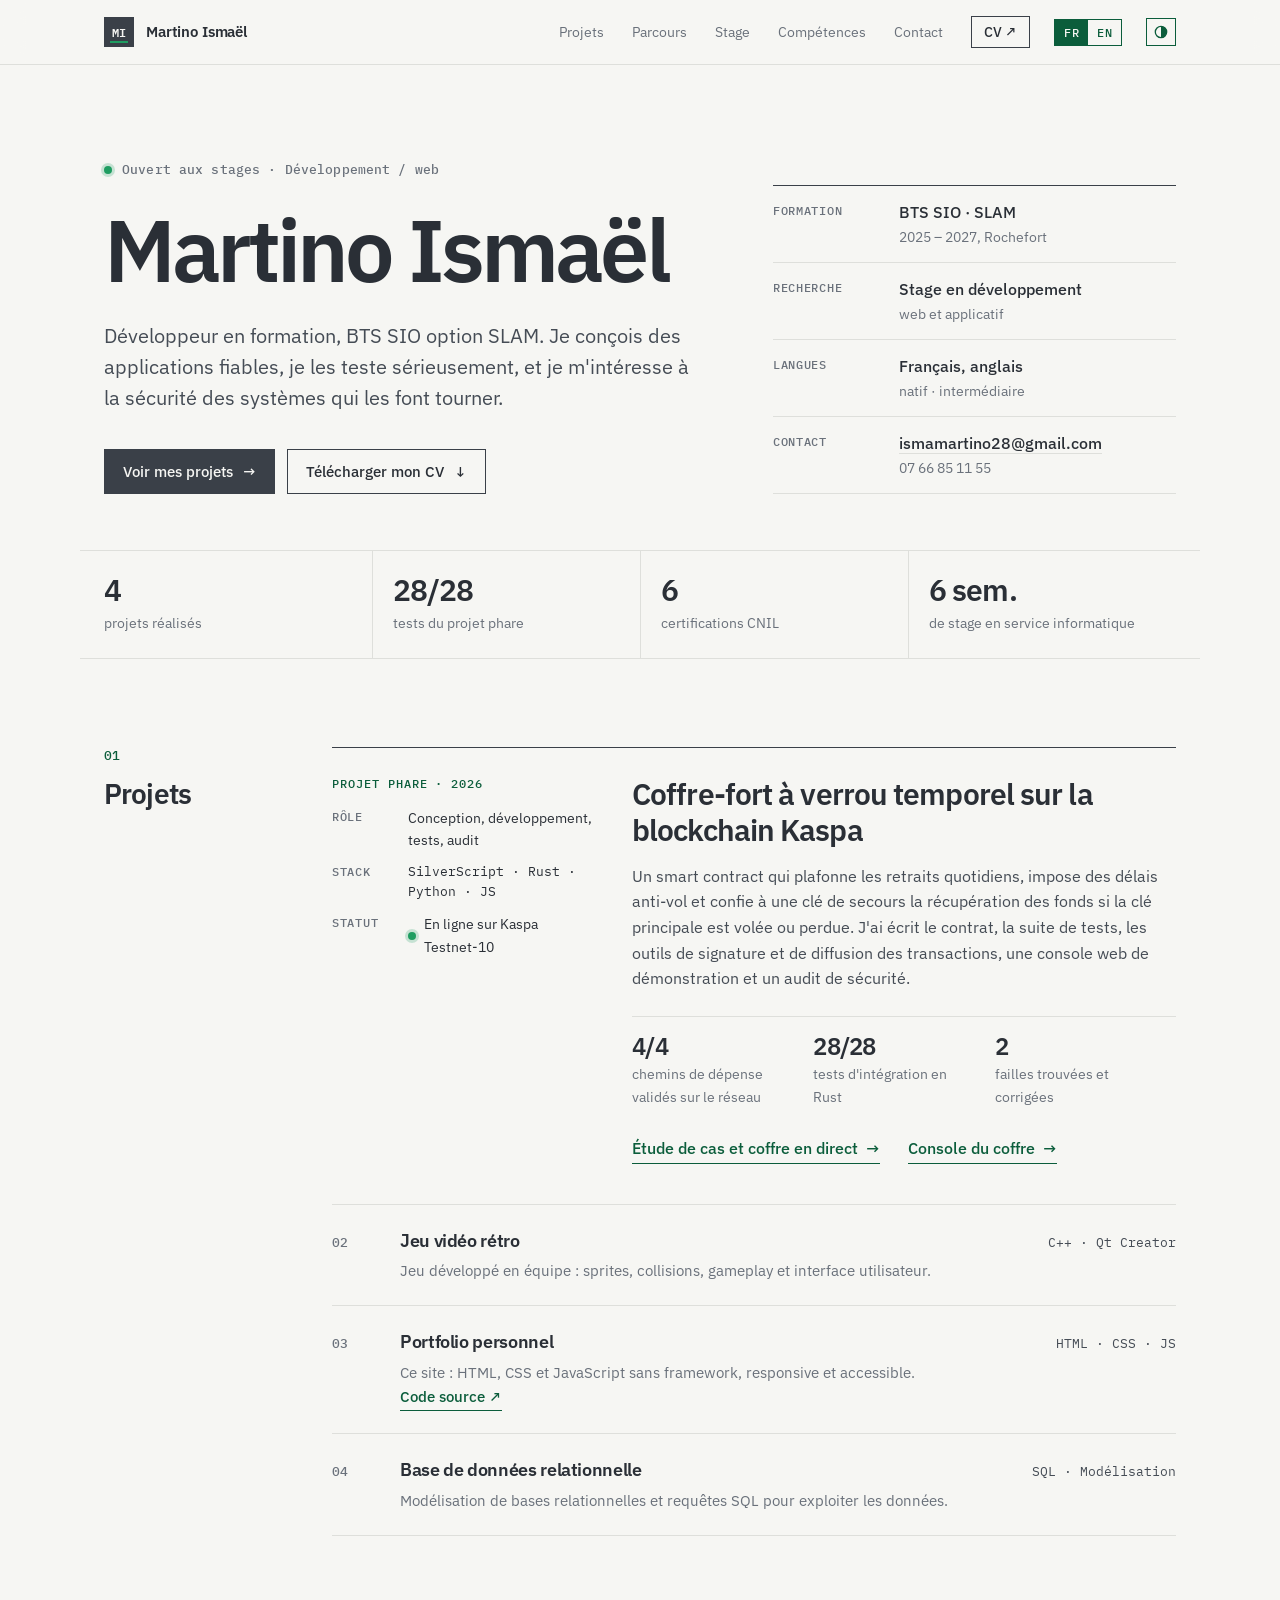
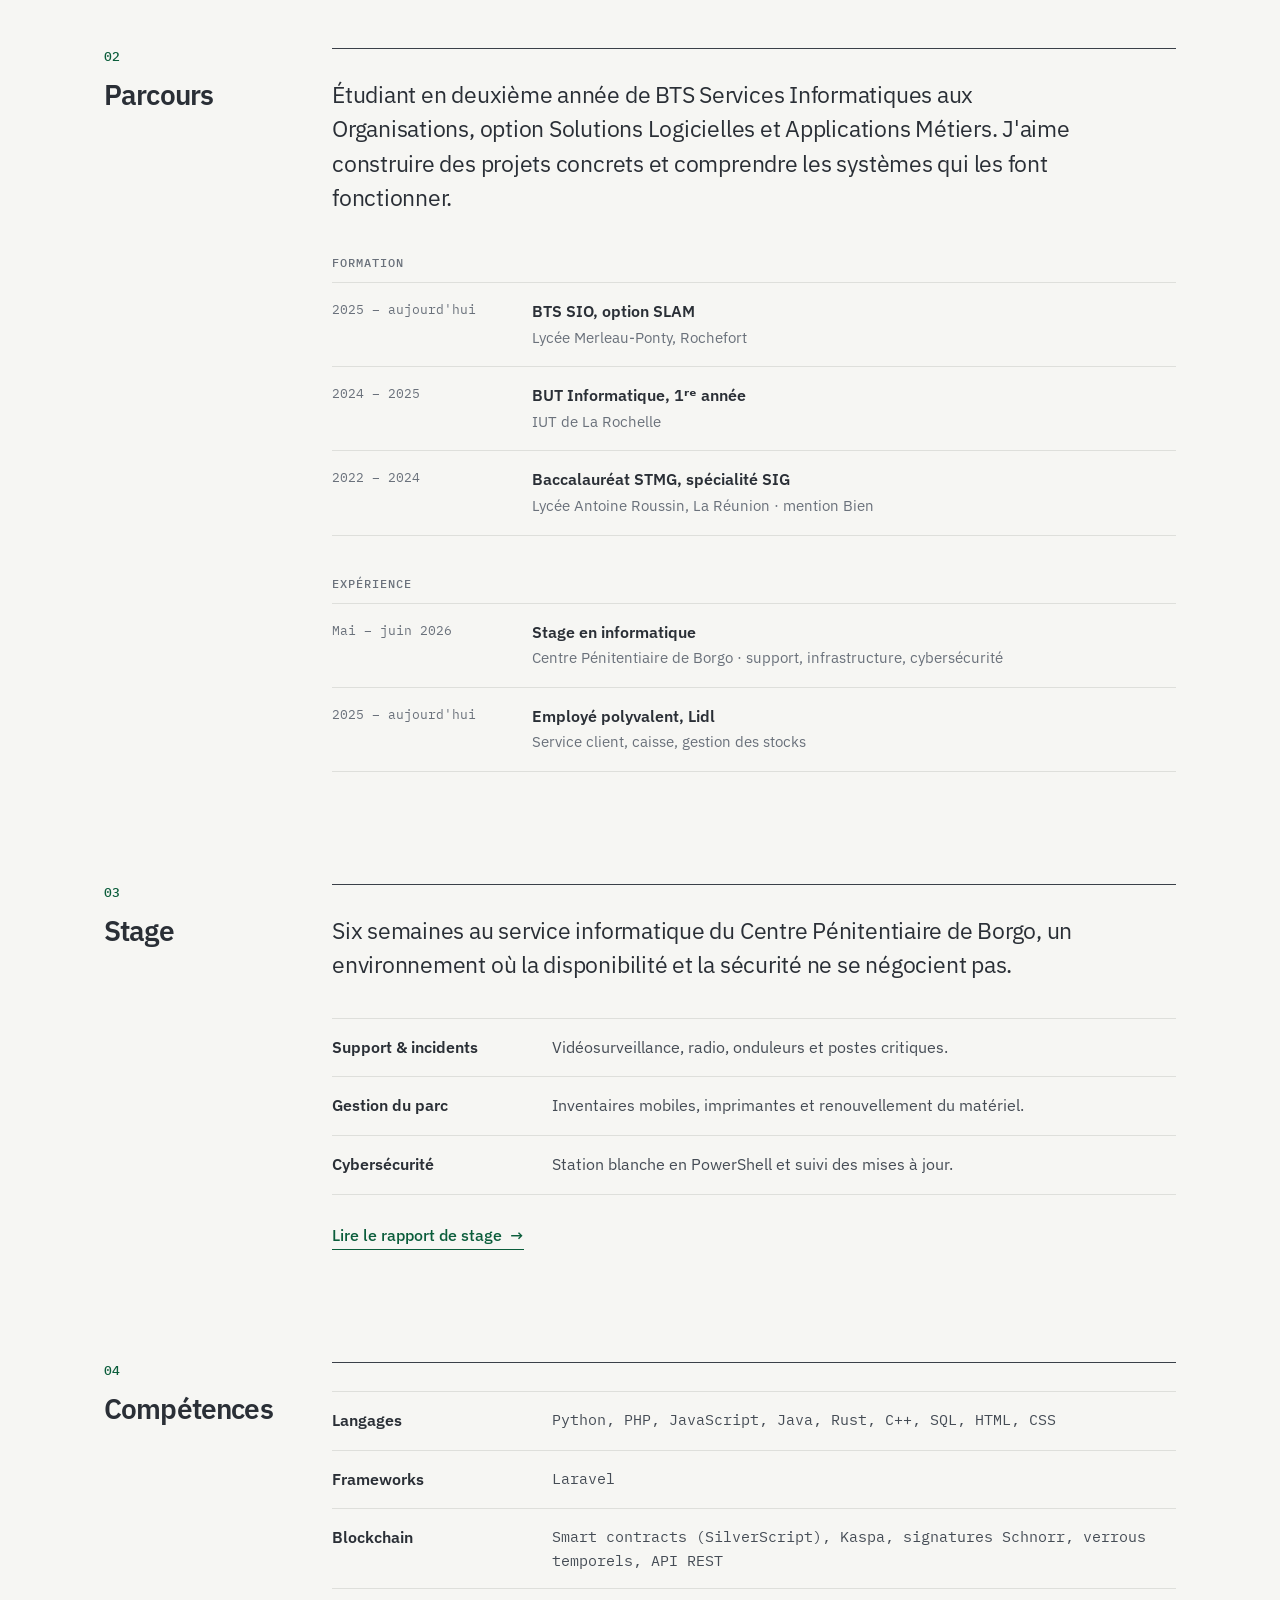
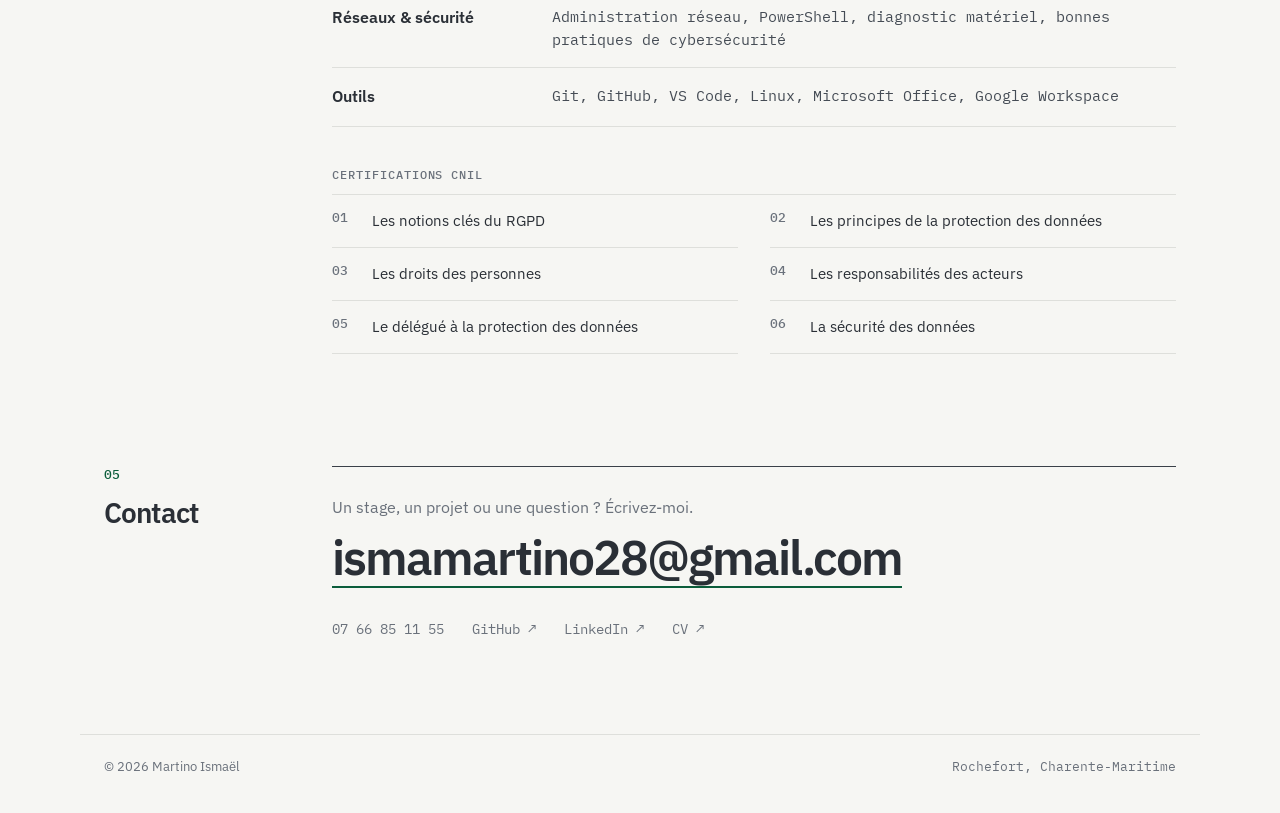
<file: index.html>
<!DOCTYPE html>
<html lang="fr">
<head>
    <meta charset="UTF-8">
    <meta name="viewport" content="width=device-width, initial-scale=1.0">
    <title>Martino Ismaël · Développeur en formation (BTS SIO SLAM)</title>
    <meta name="description" content="Portfolio de Martino Ismaël, étudiant en BTS SIO option SLAM : développement web, cybersécurité et smart contracts sur Kaspa.">
    <meta name="theme-color" content="#f6f6f3" media="(prefers-color-scheme: light)">
    <meta name="theme-color" content="#1b1e22" media="(prefers-color-scheme: dark)">
    <meta property="og:type" content="website">
    <meta property="og:title" content="Martino Ismaël · Portfolio">
    <meta property="og:description" content="Étudiant en BTS SIO option SLAM : développement web, cybersécurité et smart contracts sur Kaspa.">
    <link rel="preconnect" href="https://fonts.googleapis.com">
    <link rel="preconnect" href="https://fonts.gstatic.com" crossorigin>
    <link href="https://fonts.googleapis.com/css2?family=IBM+Plex+Mono:wght@400;500&family=IBM+Plex+Sans:wght@400;500;600;700&display=swap" rel="stylesheet">
    <link rel="icon" href="data:image/svg+xml,%3Csvg xmlns='http://www.w3.org/2000/svg' viewBox='0 0 100 100'%3E%3Crect width='100' height='100' fill='%233a4048'/%3E%3Ctext x='50' y='66' font-family='monospace' font-weight='700' font-size='46' fill='%23ffffff' text-anchor='middle'%3EMI%3C/text%3E%3Crect x='22' y='76' width='56' height='6' fill='%234fbf8a'/%3E%3C/svg%3E">
    <link rel="stylesheet" href="style.css">
    <script src="theme.js"></script>
</head>
<body>
    <a class="skip-link" href="#main">Aller au contenu</a>

    <header class="site-header">
        <nav class="nav-inner" aria-label="Navigation principale">
            <a class="brand" href="#top"><span class="brand-mark" aria-hidden="true">MI</span><span class="brand-name">Martino Ismaël</span></a>
            <div class="lang-switch" role="group" aria-label="Langue / Language"><button type="button" data-lang="fr" aria-pressed="true">FR</button><button type="button" data-lang="en" aria-pressed="false">EN</button></div>
            <button class="theme-toggle" type="button" aria-label="Thème clair / sombre · Light / dark theme" aria-pressed="false"><svg width="14" height="14" viewBox="0 0 16 16" aria-hidden="true"><circle cx="8" cy="8" r="6.5" fill="none" stroke="currentColor" stroke-width="1.5"/><path d="M8 1.5a6.5 6.5 0 0 1 0 13z" fill="currentColor"/></svg></button>
            <button class="nav-toggle" id="navToggle" aria-expanded="false" aria-controls="navMenu" aria-label="Ouvrir le menu"><span></span><span></span></button>
            <ul id="navMenu">
                <li><a href="#projets">Projets</a></li>
                <li><a href="#parcours">Parcours</a></li>
                <li><a href="#stage">Stage</a></li>
                <li><a href="#competences">Compétences</a></li>
                <li><a href="#contact">Contact</a></li>
                <li class="nav-cv"><a href="cv/cv.html">CV <span aria-hidden="true">↗</span></a></li>
            </ul>
        </nav>
    </header>

    <main id="main">
        <!-- ===== En-tête ===== -->
        <section id="top" class="hero wrap">
            <div class="hero-main">
                <p class="meta"><span class="status-dot" aria-hidden="true"></span>Ouvert aux stages · Développement / web</p>
                <h1>Martino Ismaël</h1>
                <p class="hero-role">Développeur en formation, BTS SIO option SLAM. Je conçois des applications fiables, je les teste sérieusement, et je m'intéresse à la sécurité des systèmes qui les font tourner.</p>
                <div class="hero-actions">
                    <a class="btn btn-solid" href="#projets">Voir mes projets <span aria-hidden="true">→</span></a>
                    <a class="btn btn-line" href="cv/Martino-Ismael-CV.pdf" download>Télécharger mon CV <span aria-hidden="true">↓</span></a>
                </div>
            </div>
            <dl class="spec">
                <div><dt>Formation</dt><dd>BTS SIO · SLAM<span>2025 – 2027, Rochefort</span></dd></div>
                <div><dt>Recherche</dt><dd>Stage en développement<span>web et applicatif</span></dd></div>
                <div><dt>Langues</dt><dd>Français, anglais<span>natif · intermédiaire</span></dd></div>
                <div><dt>Contact</dt><dd><a href="mailto:ismamartino28@gmail.com">ismamartino28@gmail.com</a><span>07 66 85 11 55</span></dd></div>
            </dl>
        </section>

        <div class="figures wrap" role="list">
            <div role="listitem"><strong>4</strong><span>projets réalisés</span></div>
            <div role="listitem"><strong>28/28</strong><span>tests du projet phare</span></div>
            <div role="listitem"><strong>6</strong><span>certifications CNIL</span></div>
            <div role="listitem"><strong>6 sem.</strong><span>de stage en service informatique</span></div>
        </div>

        <!-- ===== Projets ===== -->
        <section id="projets" class="block wrap">
            <header class="block-head"><span class="idx">01</span><h2>Projets</h2></header>
            <div class="block-body">
                <article class="case">
                    <div class="case-meta">
                        <p class="kicker">Projet phare · 2026</p>
                        <dl>
                            <dt>Rôle</dt><dd>Conception, développement, tests, audit</dd>
                            <dt>Stack</dt><dd class="mono">SilverScript · Rust · Python · JS</dd>
                            <dt>Statut</dt><dd><span class="status-dot" aria-hidden="true"></span>En ligne sur Kaspa Testnet-10</dd>
                        </dl>
                    </div>
                    <div class="case-body">
                        <h3>Coffre-fort à verrou temporel sur la blockchain Kaspa</h3>
                        <p>Un smart contract qui plafonne les retraits quotidiens, impose des délais anti-vol et confie à une clé de secours la récupération des fonds si la clé principale est volée ou perdue. J'ai écrit le contrat, la suite de tests, les outils de signature et de diffusion des transactions, une console web de démonstration et un audit de sécurité.</p>
                        <ul class="case-figures">
                            <li><strong>4/4</strong> chemins de dépense validés sur le réseau</li>
                            <li><strong>28/28</strong> tests d'intégration en Rust</li>
                            <li><strong>2</strong> failles trouvées et corrigées</li>
                        </ul>
                        <div class="case-links">
                            <a class="link" href="projets/kaspa-vault/index.html">Étude de cas et coffre en direct <span aria-hidden="true">→</span></a>
                            <a class="link" href="projets/kaspa-vault/console/">Console du coffre <span aria-hidden="true">→</span></a>
                        </div>
                    </div>
                </article>

                <ol class="rows">
                    <li class="row">
                        <span class="row-idx">02</span>
                        <div><h3>Jeu vidéo rétro</h3><p>Jeu développé en équipe : sprites, collisions, gameplay et interface utilisateur.</p></div>
                        <span class="row-tech">C++ · Qt Creator</span>
                    </li>
                    <li class="row">
                        <span class="row-idx">03</span>
                        <div><h3>Portfolio personnel</h3><p>Ce site : HTML, CSS et JavaScript sans framework, responsive et accessible. <a class="link" href="https://github.com/Martino-Ismael/mon_portfolio" target="_blank" rel="noopener">Code source ↗</a></p></div>
                        <span class="row-tech">HTML · CSS · JS</span>
                    </li>
                    <li class="row">
                        <span class="row-idx">04</span>
                        <div><h3>Base de données relationnelle</h3><p>Modélisation de bases relationnelles et requêtes SQL pour exploiter les données.</p></div>
                        <span class="row-tech">SQL · Modélisation</span>
                    </li>
                </ol>
            </div>
        </section>

        <!-- ===== Profil & parcours ===== -->
        <section id="parcours" class="block wrap">
            <header class="block-head"><span class="idx">02</span><h2>Parcours</h2></header>
            <div class="block-body">
                <p class="lead">Étudiant en deuxième année de BTS Services Informatiques aux Organisations, option Solutions Logicielles et Applications Métiers. J'aime construire des projets concrets et comprendre les systèmes qui les font fonctionner.</p>

                <h3 class="sub">Formation</h3>
                <ol class="timeline">
                    <li><span class="when">2025 – aujourd'hui</span><div><strong>BTS SIO, option SLAM</strong><span>Lycée Merleau-Ponty, Rochefort</span></div></li>
                    <li><span class="when">2024 – 2025</span><div><strong>BUT Informatique, 1ʳᵉ année</strong><span>IUT de La Rochelle</span></div></li>
                    <li><span class="when">2022 – 2024</span><div><strong>Baccalauréat STMG, spécialité SIG</strong><span>Lycée Antoine Roussin, La Réunion · mention Bien</span></div></li>
                </ol>

                <h3 class="sub">Expérience</h3>
                <ol class="timeline">
                    <li><span class="when">Mai – juin 2026</span><div><strong>Stage en informatique</strong><span>Centre Pénitentiaire de Borgo · support, infrastructure, cybersécurité</span></div></li>
                    <li><span class="when">2025 – aujourd'hui</span><div><strong>Employé polyvalent, Lidl</strong><span>Service client, caisse, gestion des stocks</span></div></li>
                </ol>
            </div>
        </section>

        <!-- ===== Stage ===== -->
        <section id="stage" class="block wrap">
            <header class="block-head"><span class="idx">03</span><h2>Stage</h2></header>
            <div class="block-body">
                <p class="lead">Six semaines au service informatique du Centre Pénitentiaire de Borgo, un environnement où la disponibilité et la sécurité ne se négocient pas.</p>
                <dl class="defs">
                    <div><dt>Support &amp; incidents</dt><dd>Vidéosurveillance, radio, onduleurs et postes critiques.</dd></div>
                    <div><dt>Gestion du parc</dt><dd>Inventaires mobiles, imprimantes et renouvellement du matériel.</dd></div>
                    <div><dt>Cybersécurité</dt><dd>Station blanche en PowerShell et suivi des mises à jour.</dd></div>
                </dl>
                <a class="link" href="Stage_SIO1/StageSio1.html">Lire le rapport de stage <span aria-hidden="true">→</span></a>
            </div>
        </section>

        <!-- ===== Compétences ===== -->
        <section id="competences" class="block wrap">
            <header class="block-head"><span class="idx">04</span><h2>Compétences</h2></header>
            <div class="block-body">
                <dl class="skills">
                    <div><dt>Langages</dt><dd>Python, PHP, JavaScript, Java, Rust, C++, SQL, HTML, CSS</dd></div>
                    <div><dt>Frameworks</dt><dd>Laravel</dd></div>
                    <div><dt>Blockchain</dt><dd>Smart contracts (SilverScript), Kaspa, signatures Schnorr, verrous temporels, API REST</dd></div>
                    <div><dt>Réseaux &amp; sécurité</dt><dd>Administration réseau, PowerShell, diagnostic matériel, bonnes pratiques de cybersécurité</dd></div>
                    <div><dt>Outils</dt><dd>Git, GitHub, VS Code, Linux, Microsoft Office, Google Workspace</dd></div>
                </dl>

                <h3 class="sub">Certifications CNIL</h3>
                <ol class="certs">
                    <li><span class="row-idx">01</span>Les notions clés du RGPD</li>
                    <li><span class="row-idx">02</span>Les principes de la protection des données</li>
                    <li><span class="row-idx">03</span>Les droits des personnes</li>
                    <li><span class="row-idx">04</span>Les responsabilités des acteurs</li>
                    <li><span class="row-idx">05</span>Le délégué à la protection des données</li>
                    <li><span class="row-idx">06</span>La sécurité des données</li>
                </ol>
            </div>
        </section>

        <!-- ===== Contact ===== -->
        <section id="contact" class="contact wrap">
            <header class="block-head"><span class="idx">05</span><h2>Contact</h2></header>
            <div class="block-body">
                <p class="contact-line">Un stage, un projet ou une question&nbsp;? Écrivez-moi.</p>
                <a class="contact-mail" href="mailto:ismamartino28@gmail.com">ismamartino28@gmail.com</a>
                <ul class="contact-links">
                    <li><a href="tel:+33766851155">07 66 85 11 55</a></li>
                    <li><a href="https://github.com/Martino-Ismael" target="_blank" rel="noopener">GitHub ↗</a></li>
                    <li><a href="https://www.linkedin.com/in/isma%C3%ABl-m-24296b288/" target="_blank" rel="noopener">LinkedIn ↗</a></li>
                    <li><a href="cv/cv.html">CV ↗</a></li>
                </ul>
            </div>
        </section>
    </main>

    <footer class="site-footer wrap">
        <span>© <span id="footerYear"></span> Martino Ismaël</span>
        <span class="mono">Rochefort, Charente-Maritime</span>
    </footer>

    <button class="scroll-top" id="scrollTop" aria-label="Retour en haut de la page">↑</button>
    <script src="lang/index.js"></script>
    <script src="i18n.js"></script>
    <script src="script.js"></script>
</body>
</html>
</file>
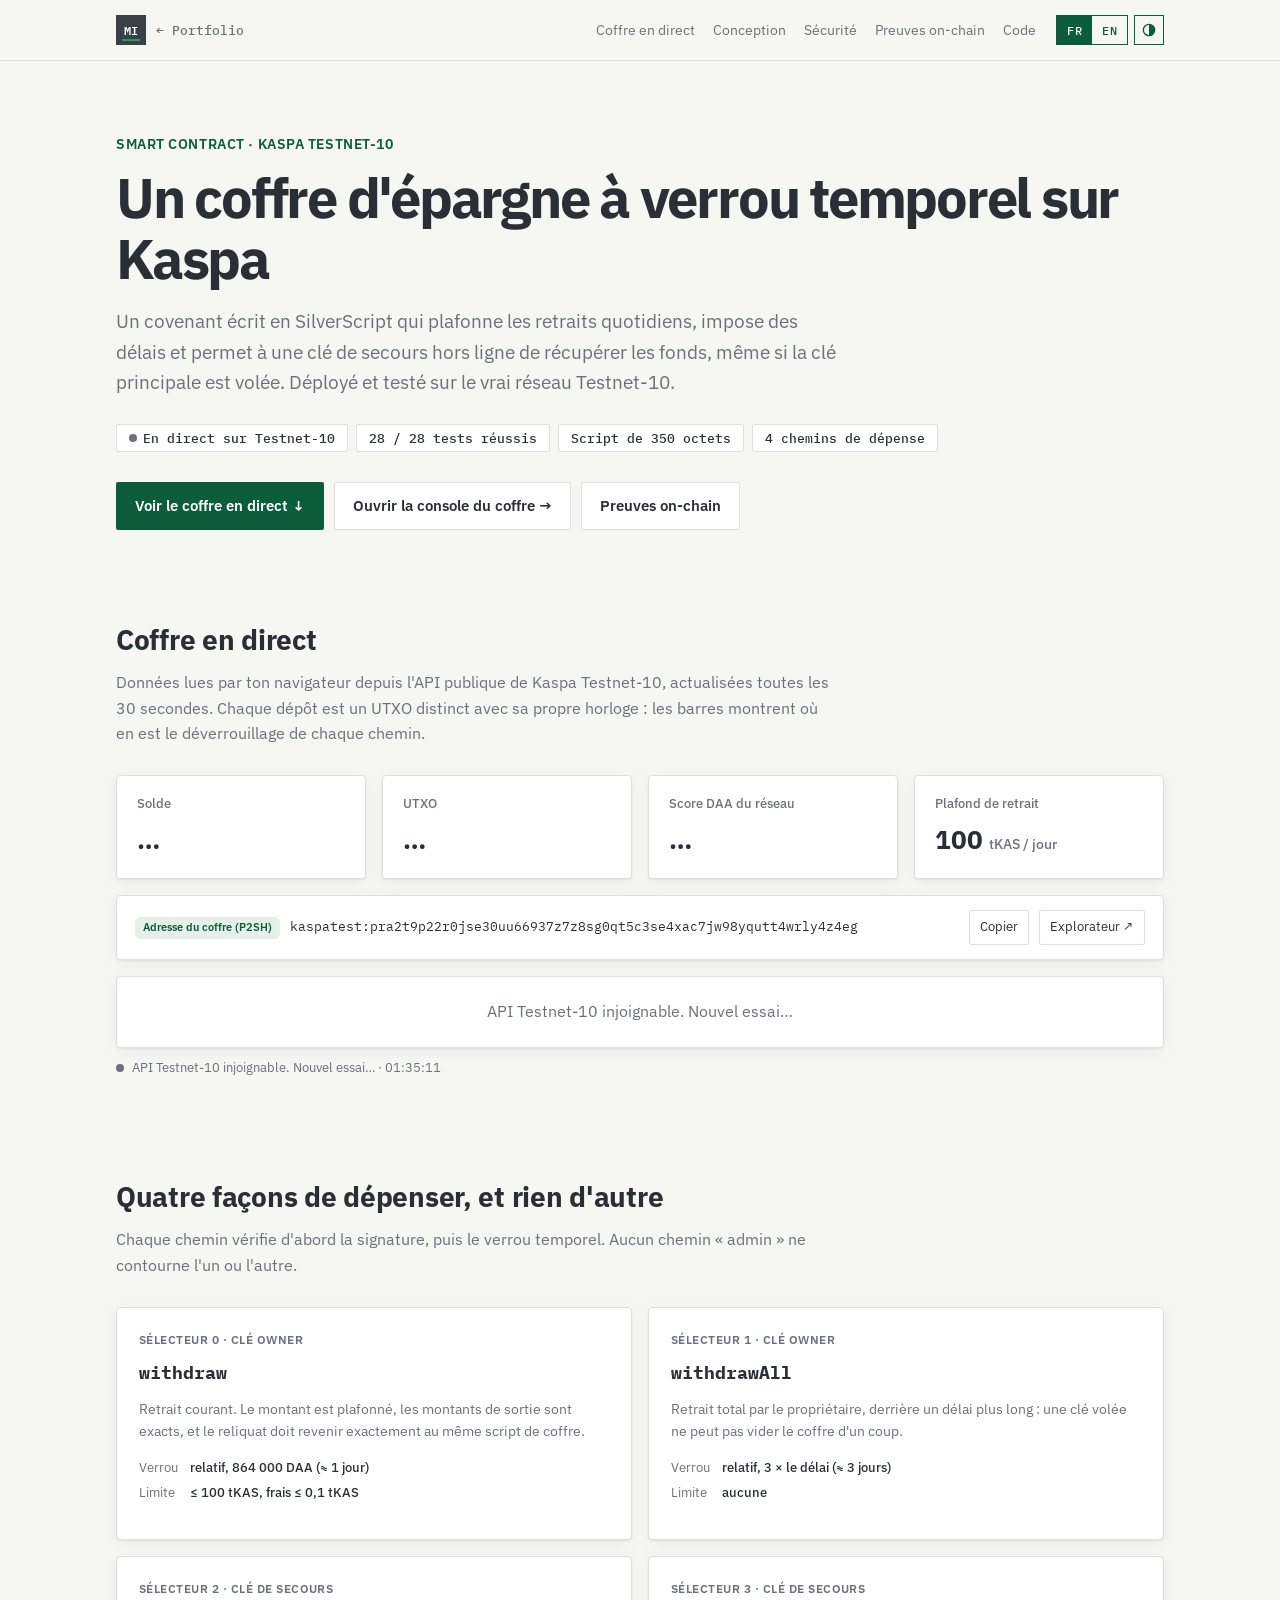
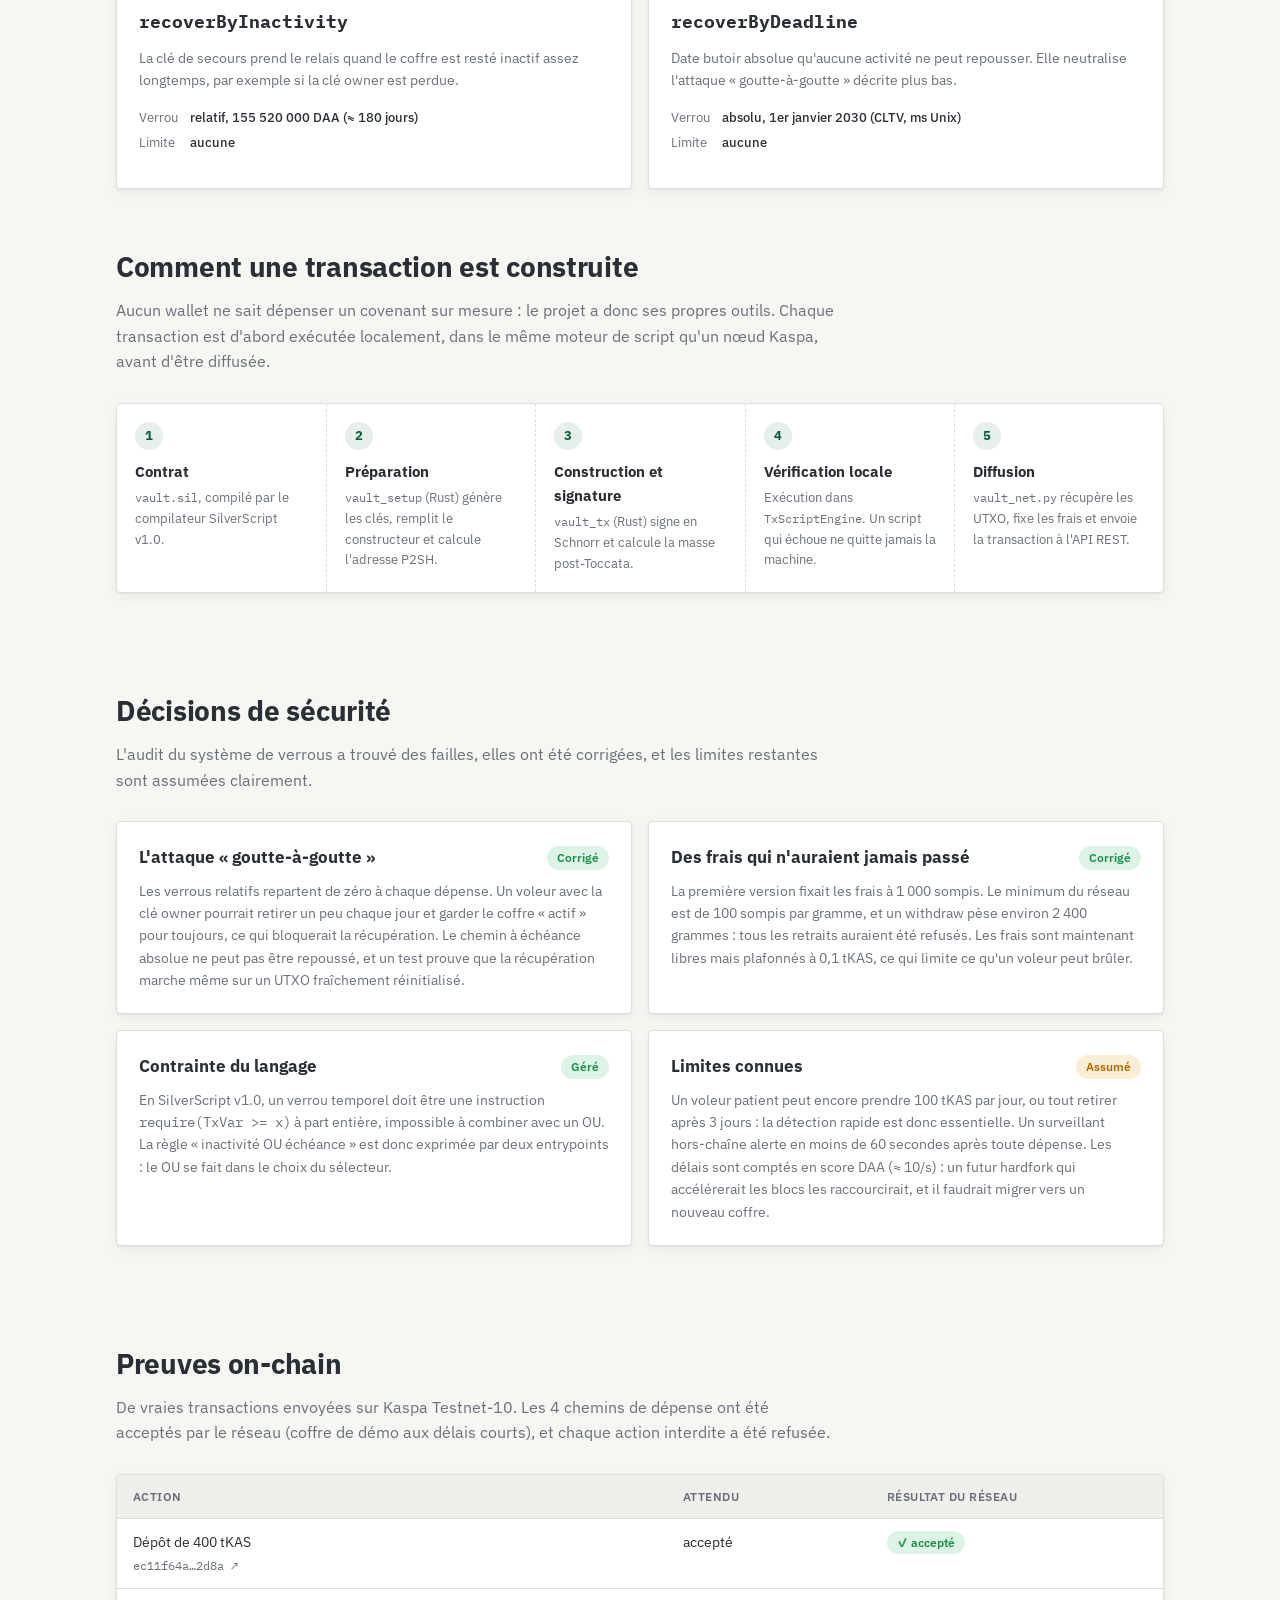
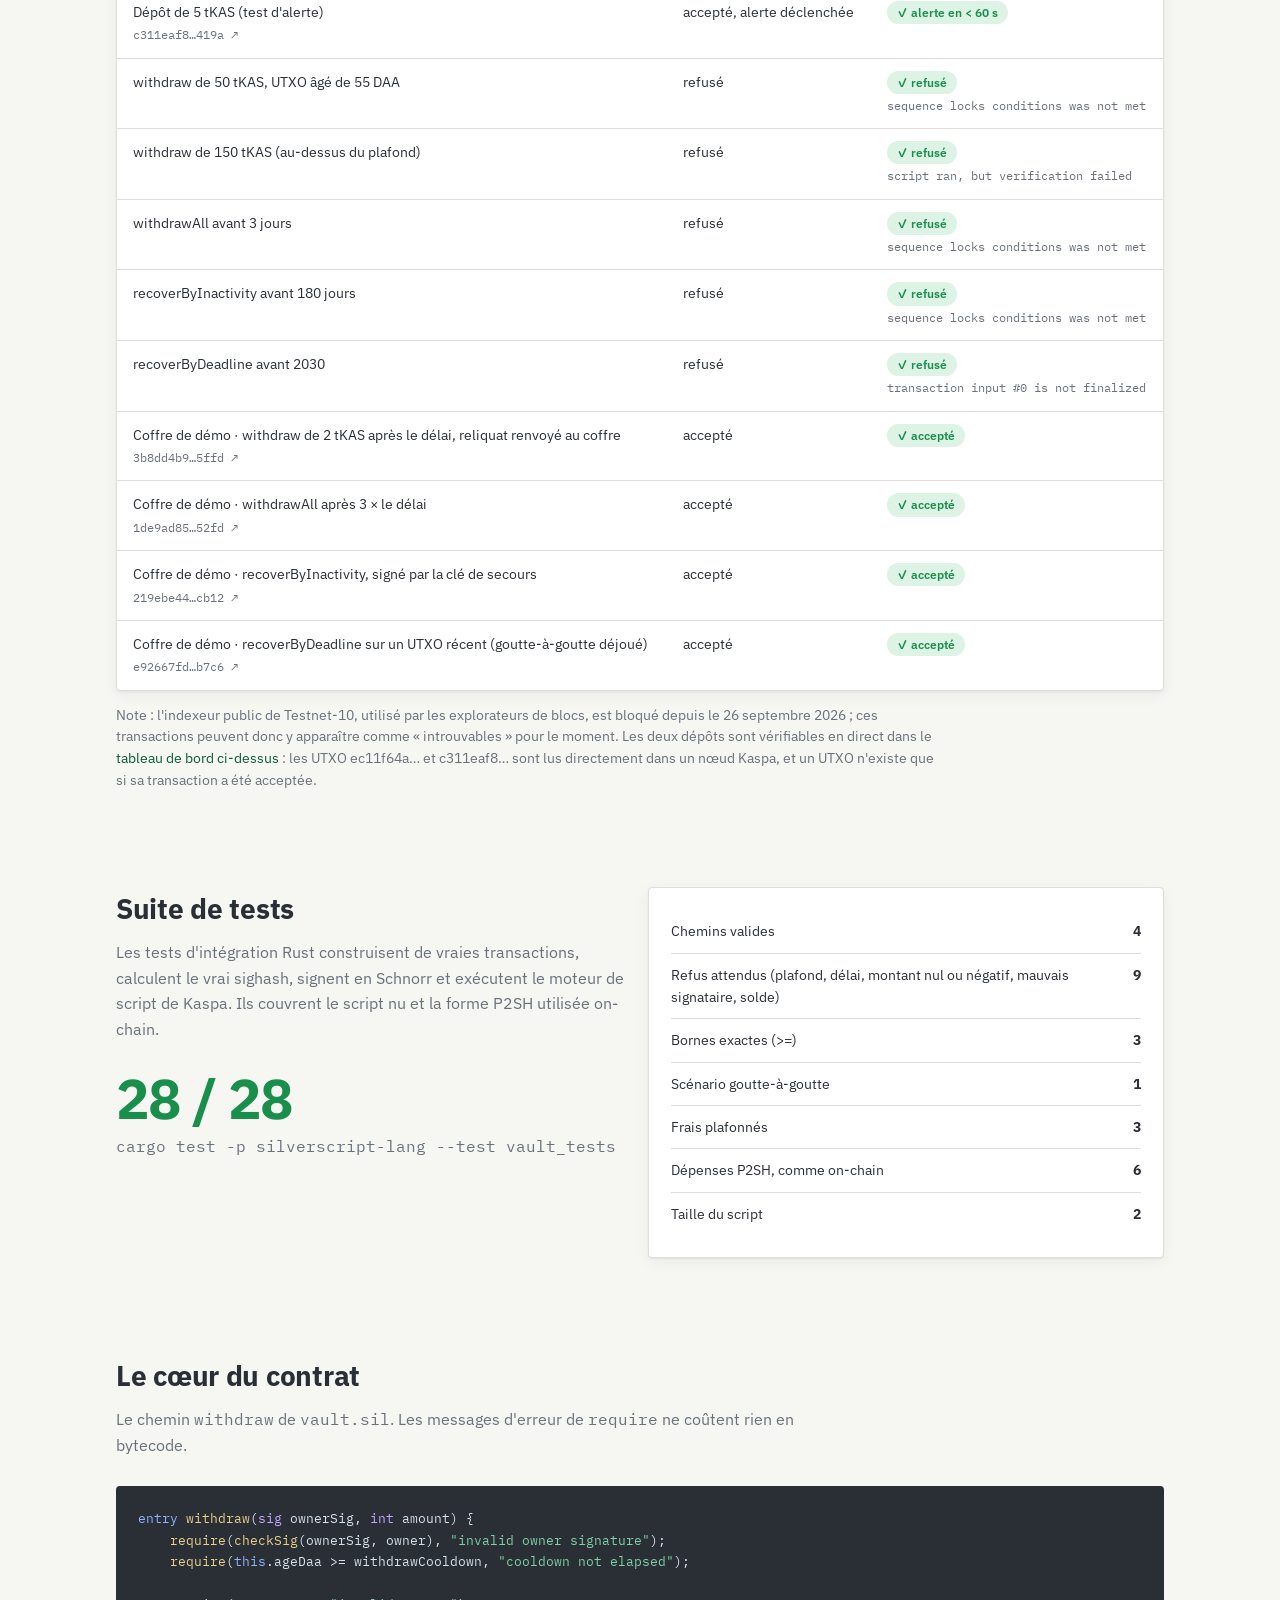
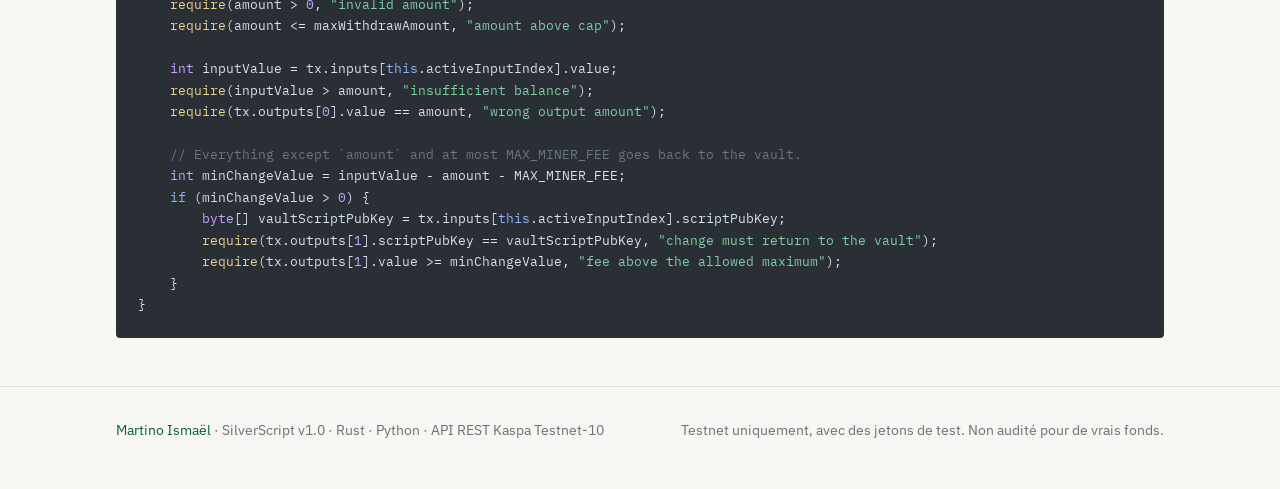
<file: projets/kaspa-vault/index.html>
<!doctype html>
<html lang="fr">
<head>
<meta charset="utf-8">
<meta name="viewport" content="width=device-width, initial-scale=1">
<title>Coffre Kaspa à verrou temporel | Martino Ismaël</title>
<meta name="description" content="A time-locked savings vault written in SilverScript, deployed and tested live on Kaspa Testnet-10.">
<link rel="preconnect" href="https://fonts.googleapis.com">
<link rel="preconnect" href="https://fonts.gstatic.com" crossorigin>
<link href="https://fonts.googleapis.com/css2?family=IBM+Plex+Mono:wght@400;500&family=IBM+Plex+Sans:wght@400;500;600;700&display=swap" rel="stylesheet">
<meta name="theme-color" content="#f6f6f3">
<link rel="icon" href="data:image/svg+xml,%3Csvg xmlns='http://www.w3.org/2000/svg' viewBox='0 0 100 100'%3E%3Crect width='100' height='100' fill='%233a4048'/%3E%3Ctext x='50' y='66' font-family='monospace' font-weight='700' font-size='46' fill='%23ffffff' text-anchor='middle'%3EMI%3C/text%3E%3Crect x='22' y='76' width='56' height='6' fill='%234fbf8a'/%3E%3C/svg%3E">
<style>
:root {
  --bg: #f6f6f3;
  --surface: #ffffff;
  --surface-2: #eeeeea;
  --border: #dedfdb;
  --text: #2a2f36;
  --muted: #6a717b;
  --accent: #0b5d3b;
  --accent-soft: #e6efe9;
  --ok: #1a8f4c;
  --ok-soft: #dcf3e5;
  --warn: #b26b00;
  --warn-soft: #fbeed6;
  --bad: #c0392b;
  --bad-soft: #f9e0dd;
  --code-bg: #2a2f36;
  --code-text: #d6e2ee;
  --shadow: 0 1px 2px rgba(16,24,32,.06), 0 4px 16px rgba(16,24,32,.05);
  --radius: 4px;
  color-scheme: light;
}
@media (prefers-color-scheme: dark) {
  :root:not([data-theme="light"]) {
    --bg: #1b1e22;
    --surface: #23272c;
    --surface-2: #2a2f35;
    --border: #33383e;
    --text: #eceae6;
    --muted: #979ea6;
    --accent: #5cc493;
    --accent-soft: #16291f;
    --ok: #4fce85;
    --ok-soft: #133625;
    --warn: #f0b04a;
    --warn-soft: #3a2a10;
    --bad: #f07a6c;
    --bad-soft: #3d1a17;
    --code-bg: #0a0f15;
    --shadow: none;
    color-scheme: dark;
  }
}
:root[data-theme="dark"] {
  --bg: #1b1e22;
  --surface: #23272c;
  --surface-2: #2a2f35;
  --border: #33383e;
  --text: #eceae6;
  --muted: #979ea6;
  --accent: #5cc493;
  --accent-soft: #16291f;
  --ok: #4fce85;
  --ok-soft: #133625;
  --warn: #f0b04a;
  --warn-soft: #3a2a10;
  --bad: #f07a6c;
  --bad-soft: #3d1a17;
  --code-bg: #0a0f15;
  --shadow: none;
  color-scheme: dark;
}

* { box-sizing: border-box; }
html { scroll-behavior: smooth; }
body {
  margin: 0;
  background: var(--bg);
  color: var(--text);
  font: 16px/1.6 "IBM Plex Sans", system-ui, -apple-system, "Segoe UI", sans-serif;
  -webkit-font-smoothing: antialiased;
}
a { color: var(--accent); text-decoration: none; }
a:hover { text-decoration: underline; }
code, pre, .mono { font-family: "IBM Plex Mono", ui-monospace, SFMono-Regular, Menlo, monospace; }
.wrap { max-width: 1080px; margin: 0 auto; padding: 0 16px; }

/* Nav */
nav {
  position: sticky; top: 0; z-index: 10;
  background: color-mix(in srgb, var(--bg) 85%, transparent);
  backdrop-filter: blur(10px);
  border-bottom: 1px solid var(--border);
}
nav .wrap { display: flex; align-items: center; gap: 20px; height: 60px; }
.brand { font-weight: 700; display: flex; align-items: center; gap: 10px; color: var(--text); white-space: nowrap; }
.brand { font-size: 20px; }
.backlink { font: 500 13px "IBM Plex Mono", monospace; color: var(--muted); }
.brand-mark { display: inline-grid; place-items: center; width: 30px; height: 30px; background: #3a4048; color: #fff; font: 600 12px "IBM Plex Mono", monospace; position: relative; }
.brand-mark::after { content: ""; position: absolute; left: 6px; right: 6px; bottom: 4px; height: 2px; background: #1f9d61; }
.navlinks { display: flex; gap: 18px; margin-left: auto; font-size: 14px; }
.navlinks a { color: var(--muted); }
.navlinks a:hover { color: var(--text); text-decoration: none; }
.toggles { display: flex; gap: 6px; }
.btn-ghost {
  border: 1px solid var(--border); background: var(--surface); color: var(--text);
  border-radius: 2px; padding: 6px 10px; font: inherit; font-size: 13px; cursor: pointer;
}
.btn-ghost:hover { border-color: var(--accent); }
.lang-switch { display: inline-flex; border: 1px solid var(--accent); }
.theme-toggle { display: inline-grid; place-items: center; width: 30px; height: 30px; border: 1px solid var(--accent); background: transparent; color: var(--accent); cursor: pointer; }
.theme-toggle:hover { background: var(--accent-soft); }
.lang-switch button { font: 500 12px "IBM Plex Mono", monospace; letter-spacing: .04em; padding: 6px 10px; border: 0; background: transparent; color: var(--accent); cursor: pointer; }
.lang-switch button[aria-pressed="true"] { background: var(--accent); color: var(--bg); }
.lang-switch button:not([aria-pressed="true"]):hover { background: var(--accent-soft); }
@media (max-width: 760px) { .navlinks { display: none; } .toggles { margin-left: auto; } }

/* Hero */
.hero { padding: 72px 0 40px; }
.eyebrow { color: var(--accent); font-weight: 600; font-size: 14px; letter-spacing: .04em; text-transform: uppercase; }
h1, h2, h3, h4, .brand, .stat .value, .bigscore { font-family: "IBM Plex Sans", sans-serif; }
h1 { font-size: clamp(34px, 6vw, 56px); line-height: 1.08; margin: 12px 0 18px; letter-spacing: -.04em; }
.lede { font-size: 19px; color: var(--muted); max-width: 720px; margin: 0; }
.badges { display: flex; flex-wrap: wrap; gap: 8px; margin: 26px 0 30px; }
.badge {
  display: inline-flex; align-items: center; gap: 6px;
  border: 1px solid var(--border); background: var(--surface);
  border-radius: 2px; padding: 5px 12px; font: 500 12.5px "IBM Plex Mono", monospace;
}
.dot { width: 8px; height: 8px; border-radius: 50%; background: var(--muted); }
.dot.live { background: var(--ok); box-shadow: 0 0 0 0 var(--ok); animation: pulse 2s infinite; }
@keyframes pulse { 0% { box-shadow: 0 0 0 0 color-mix(in srgb, var(--ok) 60%, transparent); } 100% { box-shadow: 0 0 0 8px transparent; } }
@media (prefers-reduced-motion: reduce) { .dot.live { animation: none; } html { scroll-behavior: auto; } }
.cta { display: flex; flex-wrap: wrap; gap: 10px; }
.btn {
  display: inline-flex; align-items: center; gap: 8px; border-radius: 2px; padding: 11px 18px;
  font-weight: 600; font-size: 15px; border: 1px solid transparent;
}
.btn.primary { background: var(--accent); color: #fff; }
:root[data-theme="dark"] .btn.primary { color: #06140d; }
@media (prefers-color-scheme: dark) { :root:not([data-theme="light"]) .btn.primary { color: #06140d; } }
.btn.secondary { border-color: var(--border); background: var(--surface); color: var(--text); }
.btn:hover { text-decoration: none; filter: brightness(1.05); }

/* Sections */
section { padding: 48px 0; }
h2 { font-size: 28px; letter-spacing: -.01em; margin: 0 0 8px; }
.sub { color: var(--muted); margin: 0 0 28px; max-width: 720px; }
.card { background: var(--surface); border: 1px solid var(--border); border-radius: var(--radius); box-shadow: var(--shadow); }
.grid { display: grid; gap: 16px; }
.g4 { grid-template-columns: repeat(4, 1fr); }
.g2 { grid-template-columns: repeat(2, 1fr); }
@media (max-width: 900px) { .g4 { grid-template-columns: repeat(2, 1fr); } }
@media (max-width: 600px) { .g4, .g2 { grid-template-columns: 1fr; } }

/* Live */
.stat { padding: 18px 20px; }
.stat .label { color: var(--muted); font-size: 13px; font-weight: 500; }
.stat .value { font-size: 26px; font-weight: 700; margin-top: 4px; font-variant-numeric: tabular-nums; }
.stat .value small { font-size: 14px; color: var(--muted); font-weight: 500; }
.addr {
  display: flex; align-items: center; gap: 10px; flex-wrap: wrap;
  padding: 14px 18px; margin: 16px 0;
}
.addr .mono { font-size: 13px; word-break: break-all; flex: 1 1 320px; }
.status-line { display: flex; align-items: center; gap: 8px; color: var(--muted); font-size: 13px; margin-top: 10px; }
.utxo { padding: 20px; margin-top: 16px; }
.utxo-head { display: flex; justify-content: space-between; gap: 12px; flex-wrap: wrap; margin-bottom: 14px; }
.utxo-head .amt { font-size: 20px; font-weight: 700; }
.utxo-head .id { font-size: 12px; color: var(--muted); word-break: break-all; }
.lock { display: grid; grid-template-columns: 180px 1fr 150px; gap: 12px; align-items: center; padding: 8px 0; border-top: 1px solid var(--border); font-size: 14px; }
.lock:first-of-type { border-top: 0; }
.lock .name { font-weight: 600; }
.lock .name span { display: block; font-weight: 400; color: var(--muted); font-size: 12px; }
.bar { height: 8px; background: var(--surface-2); border-radius: 999px; overflow: hidden; }
.bar > i { display: block; height: 100%; background: var(--accent); border-radius: 999px; transition: width .6s ease; }
.bar > i.done { background: var(--ok); }
.lock .eta { text-align: right; font-variant-numeric: tabular-nums; }
.pill { display: inline-block; font-size: 12px; font-weight: 600; border-radius: 999px; padding: 2px 10px; }
.pill.ok { background: var(--ok-soft); color: var(--ok); }
.pill.wait { background: var(--warn-soft); color: var(--warn); }
.pill.bad { background: var(--bad-soft); color: var(--bad); }
@media (max-width: 640px) {
  .lock { grid-template-columns: 1fr auto; }
  .lock .bar { grid-column: 1 / -1; grid-row: 2; }
}
.empty, .error { padding: 22px; text-align: center; color: var(--muted); }

/* Paths */
.path { padding: 22px; display: flex; flex-direction: column; gap: 10px; }
.path .sel { font-size: 12px; color: var(--muted); font-weight: 600; letter-spacing: .04em; text-transform: uppercase; }
.path h3 { margin: 0; font-size: 18px; font-family: "IBM Plex Mono", monospace; }
.path p { margin: 0; color: var(--muted); font-size: 14px; }
.kv { display: grid; grid-template-columns: auto 1fr; gap: 4px 12px; font-size: 13px; margin-top: 6px; }
.kv dt { color: var(--muted); }
.kv dd { margin: 0; font-weight: 500; }
.tag { display: inline-block; font-size: 11px; font-weight: 600; padding: 2px 8px; border-radius: 6px; background: var(--accent-soft); color: var(--accent); }

/* Flow */
.flow { display: grid; grid-template-columns: repeat(5, 1fr); gap: 0; }
.step { padding: 18px; position: relative; }
.step + .step { border-left: 1px dashed var(--border); }
.step .n { width: 28px; height: 28px; border-radius: 50%; background: var(--accent-soft); color: var(--accent); display: grid; place-items: center; font-weight: 700; font-size: 13px; margin-bottom: 10px; }
.step h4 { margin: 0 0 4px; font-size: 15px; }
.step p { margin: 0; font-size: 13px; color: var(--muted); }
.step code { font-size: 12px; }
@media (max-width: 900px) {
  .flow { grid-template-columns: 1fr; }
  .step + .step { border-left: 0; border-top: 1px dashed var(--border); }
}

/* Security */
.sec { padding: 22px; }
.sec h3 { margin: 0 0 8px; font-size: 17px; display: flex; align-items: center; gap: 8px; }
.sec p { margin: 0; color: var(--muted); font-size: 14px; }
.sec .pill { margin-left: auto; }

/* Evidence */
.tablewrap { overflow-x: auto; }
table { width: 100%; border-collapse: collapse; font-size: 14px; }
th, td { text-align: left; padding: 12px 16px; border-bottom: 1px solid var(--border); vertical-align: top; }
th { color: var(--muted); font-weight: 600; font-size: 12px; text-transform: uppercase; letter-spacing: .04em; background: var(--surface-2); }
tr:last-child td { border-bottom: 0; }
td .mono { font-size: 12px; color: var(--muted); }
.ev-note { margin: 14px 0 0; font-size: 13.5px; color: var(--muted); max-width: 820px; }

/* Tests */
.tests { padding: 22px; }
.testrow { display: grid; grid-template-columns: 1fr auto; gap: 10px; padding: 10px 0; border-top: 1px solid var(--border); font-size: 14px; }
.testrow:first-child { border-top: 0; }
.testrow b { font-variant-numeric: tabular-nums; }
.bigscore { font-size: 56px; font-weight: 700; letter-spacing: -.03em; color: var(--ok); line-height: 1; }

/* Code */
pre {
  margin: 0; background: var(--code-bg); color: var(--code-text); border-radius: var(--radius);
  padding: 22px; overflow-x: auto; font-size: 13px; line-height: 1.65;
}
.k { color: #8fb3ff; } .f { color: #e8d18a; } .s { color: #7fd1a6; } .c { color: #6b7680; } .t { color: #c7a6ff; }

footer { border-top: 1px solid var(--border); padding: 32px 0 48px; color: var(--muted); font-size: 14px; }
footer .wrap { display: flex; justify-content: space-between; gap: 16px; flex-wrap: wrap; }
</style>
</head>
<body>

<nav>
  <div class="wrap">
    <a class="brand" href="../../index.html#projets"><span class="brand-mark" aria-hidden="true">MI</span> <small class="backlink" data-i18n="nav.back">← Portfolio</small></a>
    <div class="navlinks">
      <a href="#live" data-i18n="nav.live">Live vault</a>
      <a href="#design" data-i18n="nav.design">Design</a>
      <a href="#security" data-i18n="nav.security">Security</a>
      <a href="#evidence" data-i18n="nav.evidence">On-chain proof</a>
      <a href="#code" data-i18n="nav.code">Code</a>
    </div>
    <div class="toggles">
      <div class="lang-switch" role="group" aria-label="Langue / Language"><button type="button" data-lang="fr" aria-pressed="true">FR</button><button type="button" data-lang="en" aria-pressed="false">EN</button></div>
      <button class="theme-toggle" id="themeBtn" type="button" aria-label="Thème clair / sombre · Light / dark theme" aria-pressed="false"><svg width="14" height="14" viewBox="0 0 16 16" aria-hidden="true"><circle cx="8" cy="8" r="6.5" fill="none" stroke="currentColor" stroke-width="1.5"/><path d="M8 1.5a6.5 6.5 0 0 1 0 13z" fill="currentColor"/></svg></button>
    </div>
  </div>
</nav>

<header class="hero" id="top">
  <div class="wrap">
    <div class="eyebrow" data-i18n="hero.eyebrow">Smart contract · Kaspa Testnet-10</div>
    <h1 data-i18n="hero.title">A time-locked savings vault on Kaspa</h1>
    <p class="lede" data-i18n="hero.lede">A covenant written in SilverScript that caps daily withdrawals, enforces cooldowns, and gives a cold backup key a way to recover funds, even if the main key is stolen. Deployed and tested against the real Testnet-10 network.</p>
    <div class="badges">
      <span class="badge"><span class="dot live" id="heroDot"></span><span data-i18n="badge.live">Live on Testnet-10</span></span>
      <span class="badge"><span data-i18n="badge.tests">28 / 28 tests passing</span></span>
      <span class="badge"><span data-i18n="badge.size">350-byte script</span></span>
      <span class="badge"><span data-i18n="badge.paths">4 spending paths</span></span>
    </div>
    <div class="cta">
      <a class="btn primary" href="#live" data-i18n="cta.live">See the live vault ↓</a>
      <a class="btn secondary" href="console/" data-i18n="cta.console">Open the vault console →</a>
      <a class="btn secondary" href="#evidence" data-i18n="cta.proof">On-chain proof</a>
    </div>
  </div>
</header>

<section id="live">
  <div class="wrap">
    <h2 data-i18n="live.title">Live vault</h2>
    <p class="sub" data-i18n="live.sub">Read directly from the Kaspa Testnet-10 public API in your browser, refreshed every 30 seconds. Each deposit is its own UTXO with its own clock: the progress bars show how close each spending path is to unlocking.</p>

    <div class="grid g4">
      <div class="card stat"><div class="label" data-i18n="stat.balance">Balance</div><div class="value" id="sBalance">…</div></div>
      <div class="card stat"><div class="label" data-i18n="stat.utxos">UTXOs</div><div class="value" id="sUtxos">…</div></div>
      <div class="card stat"><div class="label" data-i18n="stat.daa">Network DAA score</div><div class="value" id="sDaa">…</div></div>
      <div class="card stat"><div class="label" data-i18n="stat.cap">Withdraw cap</div><div class="value">100 <small>tKAS / <span data-i18n="unit.day">day</span></small></div></div>
    </div>

    <div class="card addr">
      <span class="tag" data-i18n="addr.tag">Vault address (P2SH)</span>
      <span class="mono" id="vaultAddr"></span>
      <button class="btn-ghost" id="copyBtn" type="button" data-i18n="addr.copy">Copy</button>
      <a class="btn-ghost" id="explorerLink" target="_blank" rel="noopener" data-i18n="addr.explorer">Explorer ↗</a>
    </div>

    <div id="utxoList"></div>
    <div class="status-line"><span class="dot" id="statusDot"></span><span id="statusText">…</span></div>
  </div>
</section>

<section id="design">
  <div class="wrap">
    <h2 data-i18n="paths.title">Four ways to spend, and nothing else</h2>
    <p class="sub" data-i18n="paths.sub">Every path checks its signature first, then its time lock. There is no admin path that skips either one.</p>
    <div class="grid g2">
      <div class="card path">
        <div class="sel"><span data-i18n="sel">selector</span> 0 · <span data-i18n="who.owner">owner key</span></div>
        <h3>withdraw</h3>
        <p data-i18n="p0.desc">Everyday withdrawal. The amount is capped, exact output amounts are enforced, and the change must return to the exact same vault script.</p>
        <dl class="kv">
          <dt data-i18n="kv.lock">Lock</dt><dd><span data-i18n="p0.lock">relative, 864,000 DAA (≈ 1 day)</span></dd>
          <dt data-i18n="kv.limit">Limit</dt><dd><span data-i18n="p0.limit">≤ 100 tKAS, miner fee ≤ 0.1 tKAS</span></dd>
        </dl>
      </div>
      <div class="card path">
        <div class="sel"><span data-i18n="sel">selector</span> 1 · <span data-i18n="who.owner">owner key</span></div>
        <h3>withdrawAll</h3>
        <p data-i18n="p1.desc">Full sweep by the owner, behind a longer guard delay, so a stolen key cannot drain the vault instantly.</p>
        <dl class="kv">
          <dt data-i18n="kv.lock">Lock</dt><dd><span data-i18n="p1.lock">relative, 3 × cooldown (≈ 3 days)</span></dd>
          <dt data-i18n="kv.limit">Limit</dt><dd><span data-i18n="p1.limit">none</span></dd>
        </dl>
      </div>
      <div class="card path">
        <div class="sel"><span data-i18n="sel">selector</span> 2 · <span data-i18n="who.recovery">recovery key</span></div>
        <h3>recoverByInactivity</h3>
        <p data-i18n="p2.desc">The cold backup key takes over once the vault has been idle long enough, which covers a lost owner key.</p>
        <dl class="kv">
          <dt data-i18n="kv.lock">Lock</dt><dd><span data-i18n="p2.lock">relative, 155,520,000 DAA (≈ 180 days)</span></dd>
          <dt data-i18n="kv.limit">Limit</dt><dd><span data-i18n="p1.limit">none</span></dd>
        </dl>
      </div>
      <div class="card path">
        <div class="sel"><span data-i18n="sel">selector</span> 3 · <span data-i18n="who.recovery">recovery key</span></div>
        <h3>recoverByDeadline</h3>
        <p data-i18n="p3.desc">Absolute fallback date that no amount of activity can push back. It closes the "drip" attack described below.</p>
        <dl class="kv">
          <dt data-i18n="kv.lock">Lock</dt><dd><span data-i18n="p3.lock">absolute, 1 Jan 2030 (CLTV, Unix ms)</span></dd>
          <dt data-i18n="kv.limit">Limit</dt><dd><span data-i18n="p1.limit">none</span></dd>
        </dl>
      </div>
    </div>

    <h2 style="margin-top:56px" data-i18n="flow.title">How a transaction is made</h2>
    <p class="sub" data-i18n="flow.sub">No wallet can spend a custom covenant, so the project ships its own tool chain. Every transaction is executed locally in the same script engine as a Kaspa node before it is broadcast.</p>
    <div class="card flow">
      <div class="step"><div class="n">1</div><h4 data-i18n="f1.t">Contract</h4><p data-i18n="f1.d"><code>vault.sil</code>, compiled by the SilverScript v1.0 compiler.</p></div>
      <div class="step"><div class="n">2</div><h4 data-i18n="f2.t">Setup</h4><p data-i18n="f2.d"><code>vault_setup</code> (Rust) generates keys, fills the constructor, and derives the P2SH address.</p></div>
      <div class="step"><div class="n">3</div><h4 data-i18n="f3.t">Build &amp; sign</h4><p data-i18n="f3.d"><code>vault_tx</code> (Rust) signs with Schnorr and computes the post-Toccata mass.</p></div>
      <div class="step"><div class="n">4</div><h4 data-i18n="f4.t">Local check</h4><p data-i18n="f4.d">Runs in <code>TxScriptEngine</code>. A failing script never leaves the machine.</p></div>
      <div class="step"><div class="n">5</div><h4 data-i18n="f5.t">Broadcast</h4><p data-i18n="f5.d"><code>vault_net.py</code> fetches UTXOs, sets the fee, and submits to the REST API.</p></div>
    </div>
  </div>
</section>

<section id="security">
  <div class="wrap">
    <h2 data-i18n="sec.title">Security decisions</h2>
    <p class="sub" data-i18n="sec.sub">An audit of the time-lock design found issues and fixed them, and the limits that remain are stated plainly.</p>
    <div class="grid g2">
      <div class="card sec">
        <h3><span data-i18n="s1.t">The "drip" attack</span> <span class="pill ok" data-i18n="pill.fixed">Fixed</span></h3>
        <p data-i18n="s1.d">Relative locks reset on every spend. A thief with the owner key could withdraw a little every day and keep the vault "active" forever, which would block recovery. The absolute-deadline path cannot be pushed back, and a test proves recovery still works on a freshly reset UTXO.</p>
      </div>
      <div class="card sec">
        <h3><span data-i18n="s2.t">Fee that would never relay</span> <span class="pill ok" data-i18n="pill.fixed">Fixed</span></h3>
        <p data-i18n="s2.d">The first version hard-coded a 1,000-sompi fee. The network minimum is 100 sompi per gram, and a withdraw weighs about 2,400 grams, so every withdraw would have been rejected. Fees are now free but capped at 0.1 tKAS, which bounds what a thief can burn.</p>
      </div>
      <div class="card sec">
        <h3><span data-i18n="s3.t">Language constraint</span> <span class="pill ok" data-i18n="pill.handled">Handled</span></h3>
        <p data-i18n="s3.d">In SilverScript v1.0, a time lock must be its own <code>require(TxVar &gt;= x)</code> statement and cannot be OR-ed. The "inactivity OR deadline" rule is therefore expressed as two entrypoints, and the OR happens in the choice of selector.</p>
      </div>
      <div class="card sec">
        <h3><span data-i18n="s4.t">Known limits</span> <span class="pill wait" data-i18n="pill.accepted">Accepted</span></h3>
        <p data-i18n="s4.d">A patient thief can still take 100 tKAS a day or sweep after 3 days, so fast detection matters. An off-chain watcher raises an alert within 60 seconds of any spend. Delays are counted in DAA score (≈ 10/s), so a future block-rate hard fork would shorten them and require migrating to a new vault.</p>
      </div>
    </div>
  </div>
</section>

<section id="evidence">
  <div class="wrap">
    <h2 data-i18n="ev.title">On-chain proof</h2>
    <p class="sub" data-i18n="ev.sub">Real transactions sent to Kaspa Testnet-10. The rejections matter as much as the successes: they show the network enforcing the vault's rules.</p>
    <div class="card tablewrap">
      <table>
        <thead><tr><th data-i18n="ev.h1">Action</th><th data-i18n="ev.h2">Expected</th><th data-i18n="ev.h3">Network result</th></tr></thead>
        <tbody>
          <tr>
            <td><span data-i18n="ev.r1">Deposit 400 tKAS</span><br><a class="mono" target="_blank" rel="noopener" href="https://tn10.kaspa.stream/transactions/ec11f64aa94d8c7813d575d168cc4efb88f19963708c9d517f74e6628e422d8a">ec11f64a…2d8a ↗</a></td>
            <td data-i18n="ev.accepted">accepted</td>
            <td><span class="pill ok">✓ <span data-i18n="ev.accepted">accepted</span></span></td>
          </tr>
          <tr>
            <td><span data-i18n="ev.r2">Deposit 5 tKAS (alert test)</span><br><a class="mono" target="_blank" rel="noopener" href="https://tn10.kaspa.stream/transactions/c311eaf8030863996c4b094787572b348140c1566d546dbbd45d5fa71084419a">c311eaf8…419a ↗</a></td>
            <td data-i18n="ev.accepted2">accepted, alert fired</td>
            <td><span class="pill ok">✓ <span data-i18n="ev.alert">alert in &lt; 60 s</span></span></td>
          </tr>
          <tr>
            <td data-i18n="ev.r3">withdraw 50 tKAS, UTXO 55 DAA old</td>
            <td data-i18n="ev.rejected">rejected</td>
            <td><span class="pill ok">✓ <span data-i18n="ev.rejected">rejected</span></span><br><span class="mono">sequence locks conditions was not met</span></td>
          </tr>
          <tr>
            <td data-i18n="ev.r4">withdraw 150 tKAS (over the cap)</td>
            <td data-i18n="ev.rejected">rejected</td>
            <td><span class="pill ok">✓ <span data-i18n="ev.rejected">rejected</span></span><br><span class="mono">script ran, but verification failed</span></td>
          </tr>
          <tr>
            <td data-i18n="ev.r5">withdrawAll before 3 days</td>
            <td data-i18n="ev.rejected">rejected</td>
            <td><span class="pill ok">✓ <span data-i18n="ev.rejected">rejected</span></span><br><span class="mono">sequence locks conditions was not met</span></td>
          </tr>
          <tr>
            <td data-i18n="ev.r6">recoverByInactivity before 180 days</td>
            <td data-i18n="ev.rejected">rejected</td>
            <td><span class="pill ok">✓ <span data-i18n="ev.rejected">rejected</span></span><br><span class="mono">sequence locks conditions was not met</span></td>
          </tr>
          <tr>
            <td data-i18n="ev.r7">recoverByDeadline before 2030</td>
            <td data-i18n="ev.rejected">rejected</td>
            <td><span class="pill ok">✓ <span data-i18n="ev.rejected">rejected</span></span><br><span class="mono">transaction input #0 is not finalized</span></td>
          </tr>
          <tr>
            <td><span data-i18n="ev.d1"></span><br><a class="mono" target="_blank" rel="noopener" href="https://tn10.kaspa.stream/transactions/3b8dd4b924e9986e83d181aa0c7beeaf778a07c18ac20a4abc00cf1a767a5ffd">3b8dd4b9…5ffd ↗</a></td>
            <td data-i18n="ev.accepted">accepted</td>
            <td><span class="pill ok">✓ <span data-i18n="ev.accepted">accepted</span></span></td>
          </tr>
          <tr>
            <td><span data-i18n="ev.d2"></span><br><a class="mono" target="_blank" rel="noopener" href="https://tn10.kaspa.stream/transactions/1de9ad851851e99c75f1a7bb489a35fcb44cbff56b322624d030e33cb1af52fd">1de9ad85…52fd ↗</a></td>
            <td data-i18n="ev.accepted">accepted</td>
            <td><span class="pill ok">✓ <span data-i18n="ev.accepted">accepted</span></span></td>
          </tr>
          <tr>
            <td><span data-i18n="ev.d3"></span><br><a class="mono" target="_blank" rel="noopener" href="https://tn10.kaspa.stream/transactions/219ebe44008cd37c73c9e579e284e402f9afa110088d30c1fc9d5a630c32cb12">219ebe44…cb12 ↗</a></td>
            <td data-i18n="ev.accepted">accepted</td>
            <td><span class="pill ok">✓ <span data-i18n="ev.accepted">accepted</span></span></td>
          </tr>
          <tr>
            <td><span data-i18n="ev.d4"></span><br><a class="mono" target="_blank" rel="noopener" href="https://tn10.kaspa.stream/transactions/e92667fd9a7eb4cb2d682f039897c1548f51433ff75932c0f9bbf3d31a68b7c6">e92667fd…b7c6 ↗</a></td>
            <td data-i18n="ev.accepted">accepted</td>
            <td><span class="pill ok">✓ <span data-i18n="ev.accepted">accepted</span></span></td>
          </tr>
        </tbody>
      </table>
    </div>
    <p class="ev-note" data-i18n="ev.note"></p>
  </div>
</section>

<section id="tests">
  <div class="wrap">
    <div class="grid g2">
      <div>
        <h2 data-i18n="t.title">Test suite</h2>
        <p class="sub" data-i18n="t.sub">Rust integration tests build real transactions, compute the real sighash, sign with Schnorr, and run Kaspa's script engine. They cover both the bare script and the P2SH form used on-chain.</p>
        <div class="bigscore">28 / 28</div>
        <p class="sub" style="margin-top:8px"><code>cargo test -p silverscript-lang --test vault_tests</code></p>
      </div>
      <div class="card tests">
        <div class="testrow"><span data-i18n="t.r1">Valid paths</span><b>4</b></div>
        <div class="testrow"><span data-i18n="t.r2">Expected rejections (cap, cooldown, zero/negative amount, wrong signer, balance)</span><b>9</b></div>
        <div class="testrow"><span data-i18n="t.r3">Exact boundaries (&gt;=)</span><b>3</b></div>
        <div class="testrow"><span data-i18n="t.r4">Drip-attack scenario</span><b>1</b></div>
        <div class="testrow"><span data-i18n="t.r5">Capped miner fee</span><b>3</b></div>
        <div class="testrow"><span data-i18n="t.r6">P2SH spends, as on-chain</span><b>6</b></div>
        <div class="testrow"><span data-i18n="t.r7">Script size</span><b>2</b></div>
      </div>
    </div>
  </div>
</section>

<section id="code">
  <div class="wrap">
    <h2 data-i18n="c.title">The core of the contract</h2>
    <p class="sub" data-i18n="c.sub">The <code>withdraw</code> path from <code>vault.sil</code>. Error messages in <code>require</code> cost nothing in bytecode.</p>
<pre><span class="k">entry</span> <span class="f">withdraw</span>(<span class="t">sig</span> ownerSig, <span class="t">int</span> amount) {
    <span class="f">require</span>(<span class="f">checkSig</span>(ownerSig, owner), <span class="s">"invalid owner signature"</span>);
    <span class="f">require</span>(<span class="k">this</span>.ageDaa &gt;= withdrawCooldown, <span class="s">"cooldown not elapsed"</span>);

    <span class="f">require</span>(amount &gt; <span class="t">0</span>, <span class="s">"invalid amount"</span>);
    <span class="f">require</span>(amount &lt;= maxWithdrawAmount, <span class="s">"amount above cap"</span>);

    <span class="t">int</span> inputValue = tx.inputs[<span class="k">this</span>.activeInputIndex].value;
    <span class="f">require</span>(inputValue &gt; amount, <span class="s">"insufficient balance"</span>);
    <span class="f">require</span>(tx.outputs[<span class="t">0</span>].value == amount, <span class="s">"wrong output amount"</span>);

    <span class="c">// Everything except `amount` and at most MAX_MINER_FEE goes back to the vault.</span>
    <span class="t">int</span> minChangeValue = inputValue - amount - MAX_MINER_FEE;
    <span class="k">if</span> (minChangeValue &gt; <span class="t">0</span>) {
        <span class="t">byte</span>[] vaultScriptPubKey = tx.inputs[<span class="k">this</span>.activeInputIndex].scriptPubKey;
        <span class="f">require</span>(tx.outputs[<span class="t">1</span>].scriptPubKey == vaultScriptPubKey, <span class="s">"change must return to the vault"</span>);
        <span class="f">require</span>(tx.outputs[<span class="t">1</span>].value &gt;= minChangeValue, <span class="s">"fee above the allowed maximum"</span>);
    }
}</pre>
  </div>
</section>

<footer>
  <div class="wrap">
    <span><a href="../../index.html">Martino Ismaël</a> · <span data-i18n="foot.stack">SilverScript v1.0 · Rust · Python · Kaspa Testnet-10 REST API</span></span>
    <span data-i18n="foot.note">Testnet only, with test coins. Not audited for real funds.</span>
  </div>
</footer>

<script>
(() => {
  // ---- Vault parameters (must match ctor.json) ----
  const VAULT = "kaspatest:pra2t9p22r0jse30uu66937z7z8sg0qt5c3se4xac7jw98yqutt4wrly4z4eg";
  const API = "https://api-tn10.kaspa.org";
  const EXPLORER = "https://tn10.kaspa.stream";
  const SOMPI = 1e8;
  const DAA_PER_SEC = 10;
  const LOCKS = [
    { key: "withdraw", daa: 864000 },
    { key: "withdrawAll", daa: 864000 * 3 },
    { key: "recoverByInactivity", daa: 155520000 },
  ];
  const DEADLINE_MS = 1893456000000; // 2030-01-01T00:00:00Z
  const REFRESH_MS = 30000;

  const I18N = {
    en: {
      "nav.back": "← Portfolio", "nav.live": "Live vault", "nav.design": "Design", "nav.security": "Security", "nav.evidence": "On-chain proof", "nav.code": "Code",
      "hero.eyebrow": "Smart contract · Kaspa Testnet-10",
      "hero.title": "A time-locked savings vault on Kaspa",
      "hero.lede": "A covenant written in SilverScript that caps daily withdrawals, enforces cooldowns, and gives a cold backup key a way to recover funds, even if the main key is stolen. Deployed and tested against the real Testnet-10 network.",
      "badge.live": "Live on Testnet-10", "badge.tests": "28 / 28 tests passing", "badge.size": "350-byte script", "badge.paths": "4 spending paths",
      "cta.live": "See the live vault ↓", "cta.proof": "On-chain proof", "cta.console": "Open the vault console →",
      "live.title": "Live vault",
      "live.sub": "Read directly from the Kaspa Testnet-10 public API in your browser, refreshed every 30 seconds. Each deposit is its own UTXO with its own clock: the progress bars show how close each spending path is to unlocking.",
      "stat.balance": "Balance", "stat.utxos": "UTXOs", "stat.daa": "Network DAA score", "stat.cap": "Withdraw cap", "unit.day": "day",
      "addr.tag": "Vault address (P2SH)", "addr.copy": "Copy", "addr.copied": "Copied", "addr.explorer": "Explorer ↗",
      "paths.title": "Four ways to spend, and nothing else",
      "paths.sub": "Every path checks its signature first, then its time lock. There is no admin path that skips either one.",
      "sel": "selector", "who.owner": "owner key", "who.recovery": "recovery key", "kv.lock": "Lock", "kv.limit": "Limit",
      "p0.desc": "Everyday withdrawal. The amount is capped, exact output amounts are enforced, and the change must return to the exact same vault script.",
      "p0.lock": "relative, 864,000 DAA (≈ 1 day)", "p0.limit": "≤ 100 tKAS, miner fee ≤ 0.1 tKAS",
      "p1.desc": "Full sweep by the owner, behind a longer guard delay, so a stolen key cannot drain the vault instantly.",
      "p1.lock": "relative, 3 × cooldown (≈ 3 days)", "p1.limit": "none",
      "p2.desc": "The cold backup key takes over once the vault has been idle long enough, which covers a lost owner key.",
      "p2.lock": "relative, 155,520,000 DAA (≈ 180 days)",
      "p3.desc": "Absolute fallback date that no amount of activity can push back. It closes the \"drip\" attack described below.",
      "p3.lock": "absolute, 1 Jan 2030 (CLTV, Unix ms)",
      "flow.title": "How a transaction is made",
      "flow.sub": "No wallet can spend a custom covenant, so the project ships its own tool chain. Every transaction is executed locally in the same script engine as a Kaspa node before it is broadcast.",
      "f1.t": "Contract", "f1.d": "<code>vault.sil</code>, compiled by the SilverScript v1.0 compiler.",
      "f2.t": "Setup", "f2.d": "<code>vault_setup</code> (Rust) generates keys, fills the constructor, and derives the P2SH address.",
      "f3.t": "Build &amp; sign", "f3.d": "<code>vault_tx</code> (Rust) signs with Schnorr and computes the post-Toccata mass.",
      "f4.t": "Local check", "f4.d": "Runs in <code>TxScriptEngine</code>. A failing script never leaves the machine.",
      "f5.t": "Broadcast", "f5.d": "<code>vault_net.py</code> fetches UTXOs, sets the fee, and submits to the REST API.",
      "sec.title": "Security decisions",
      "sec.sub": "An audit of the time-lock design found issues and fixed them, and the limits that remain are stated plainly.",
      "pill.fixed": "Fixed", "pill.handled": "Handled", "pill.accepted": "Accepted",
      "s1.t": "The \"drip\" attack",
      "s1.d": "Relative locks reset on every spend. A thief with the owner key could withdraw a little every day and keep the vault \"active\" forever, which would block recovery. The absolute-deadline path cannot be pushed back, and a test proves recovery still works on a freshly reset UTXO.",
      "s2.t": "Fee that would never relay",
      "s2.d": "The first version hard-coded a 1,000-sompi fee. The network minimum is 100 sompi per gram, and a withdraw weighs about 2,400 grams, so every withdraw would have been rejected. Fees are now free but capped at 0.1 tKAS, which bounds what a thief can burn.",
      "s3.t": "Language constraint",
      "s3.d": "In SilverScript v1.0, a time lock must be its own <code>require(TxVar &gt;= x)</code> statement and cannot be OR-ed. The \"inactivity OR deadline\" rule is therefore expressed as two entrypoints, and the OR happens in the choice of selector.",
      "s4.t": "Known limits",
      "s4.d": "A patient thief can still take 100 tKAS a day or sweep after 3 days, so fast detection matters. An off-chain watcher raises an alert within 60 seconds of any spend. Delays are counted in DAA score (≈ 10/s), so a future block-rate hard fork would shorten them and require migrating to a new vault.",
      "ev.title": "On-chain proof",
      "ev.sub": "Real transactions sent to Kaspa Testnet-10. All four spending paths were accepted by the network, using a demo vault with short delays, and every forbidden action was rejected.",
      "ev.h1": "Action", "ev.h2": "Expected", "ev.h3": "Network result",
      "ev.r1": "Deposit 400 tKAS", "ev.r2": "Deposit 5 tKAS (alert test)", "ev.accepted": "accepted", "ev.accepted2": "accepted, alert fired",
      "ev.alert": "alert in &lt; 60 s", "ev.rejected": "rejected",
      "ev.r3": "withdraw 50 tKAS, UTXO 55 DAA old", "ev.r4": "withdraw 150 tKAS (over the cap)", "ev.r5": "withdrawAll before 3 days",
      "ev.r6": "recoverByInactivity before 180 days", "ev.r7": "recoverByDeadline before 2030", "ev.r8": "withdraw 50 tKAS after 1 day",
      "ev.scheduled": "⏳ scheduled",
      "ev.note": "Note: the public Testnet-10 indexer used by block explorers has been stalled since 26 September 2026, so these transactions may show as \"not found\" there for now. The two deposits can be checked live in the <a href=\"#live\">dashboard above</a>: UTXOs ec11f64a… and c311eaf8… are read directly from a Kaspa node, and a UTXO only exists if its transaction was accepted.",
      "ev.d1": "Demo vault · withdraw 2 tKAS after the cooldown, change back to the vault",
      "ev.d2": "Demo vault · withdrawAll after 3 × cooldown",
      "ev.d3": "Demo vault · recoverByInactivity, signed by the backup key",
      "ev.d4": "Demo vault · recoverByDeadline on a fresh UTXO (drip attack defeated)",
      "t.title": "Test suite",
      "t.sub": "Rust integration tests build real transactions, compute the real sighash, sign with Schnorr, and run Kaspa's script engine. They cover both the bare script and the P2SH form used on-chain.",
      "t.r1": "Valid paths", "t.r2": "Expected rejections (cap, cooldown, zero/negative amount, wrong signer, balance)", "t.r3": "Exact boundaries (&gt;=)",
      "t.r4": "Drip-attack scenario", "t.r5": "Capped miner fee", "t.r6": "P2SH spends, as on-chain", "t.r7": "Script size",
      "c.title": "The core of the contract",
      "c.sub": "The <code>withdraw</code> path from <code>vault.sil</code>. Error messages in <code>require</code> cost nothing in bytecode.",
      "foot.stack": "SilverScript v1.0 · Rust · Python · Kaspa Testnet-10 REST API",
      "foot.note": "Testnet only, with test coins. Not audited for real funds.",
      // dynamic
      "lock.withdraw": "withdraw", "lock.withdrawAll": "withdrawAll", "lock.recoverByInactivity": "recoverByInactivity", "lock.recoverByDeadline": "recoverByDeadline",
      "lock.sub.withdraw": "≈ 1 day", "lock.sub.withdrawAll": "≈ 3 days", "lock.sub.recoverByInactivity": "≈ 180 days", "lock.sub.recoverByDeadline": "1 Jan 2030",
      "state.open": "unlocked", "state.in": "in", "age": "age", "empty": "The vault is empty right now.",
      "status.ok": "Updated", "status.err": "Could not reach the Testnet-10 API. Retrying…", "status.loading": "Loading…",
      "d": "d", "h": "h", "m": "min",
    },
    fr: {
      "nav.back": "← Portfolio", "nav.live": "Coffre en direct", "nav.design": "Conception", "nav.security": "Sécurité", "nav.evidence": "Preuves on-chain", "nav.code": "Code",
      "hero.eyebrow": "Smart contract · Kaspa Testnet-10",
      "hero.title": "Un coffre d'épargne à verrou temporel sur Kaspa",
      "hero.lede": "Un covenant écrit en SilverScript qui plafonne les retraits quotidiens, impose des délais et permet à une clé de secours hors ligne de récupérer les fonds, même si la clé principale est volée. Déployé et testé sur le vrai réseau Testnet-10.",
      "badge.live": "En direct sur Testnet-10", "badge.tests": "28 / 28 tests réussis", "badge.size": "Script de 350 octets", "badge.paths": "4 chemins de dépense",
      "cta.live": "Voir le coffre en direct ↓", "cta.proof": "Preuves on-chain", "cta.console": "Ouvrir la console du coffre →",
      "live.title": "Coffre en direct",
      "live.sub": "Données lues par ton navigateur depuis l'API publique de Kaspa Testnet-10, actualisées toutes les 30 secondes. Chaque dépôt est un UTXO distinct avec sa propre horloge : les barres montrent où en est le déverrouillage de chaque chemin.",
      "stat.balance": "Solde", "stat.utxos": "UTXO", "stat.daa": "Score DAA du réseau", "stat.cap": "Plafond de retrait", "unit.day": "jour",
      "addr.tag": "Adresse du coffre (P2SH)", "addr.copy": "Copier", "addr.copied": "Copié", "addr.explorer": "Explorateur ↗",
      "paths.title": "Quatre façons de dépenser, et rien d'autre",
      "paths.sub": "Chaque chemin vérifie d'abord la signature, puis le verrou temporel. Aucun chemin « admin » ne contourne l'un ou l'autre.",
      "sel": "sélecteur", "who.owner": "clé owner", "who.recovery": "clé de secours", "kv.lock": "Verrou", "kv.limit": "Limite",
      "p0.desc": "Retrait courant. Le montant est plafonné, les montants de sortie sont exacts, et le reliquat doit revenir exactement au même script de coffre.",
      "p0.lock": "relatif, 864 000 DAA (≈ 1 jour)", "p0.limit": "≤ 100 tKAS, frais ≤ 0,1 tKAS",
      "p1.desc": "Retrait total par le propriétaire, derrière un délai plus long : une clé volée ne peut pas vider le coffre d'un coup.",
      "p1.lock": "relatif, 3 × le délai (≈ 3 jours)", "p1.limit": "aucune",
      "p2.desc": "La clé de secours prend le relais quand le coffre est resté inactif assez longtemps, par exemple si la clé owner est perdue.",
      "p2.lock": "relatif, 155 520 000 DAA (≈ 180 jours)",
      "p3.desc": "Date butoir absolue qu'aucune activité ne peut repousser. Elle neutralise l'attaque « goutte-à-goutte » décrite plus bas.",
      "p3.lock": "absolu, 1er janvier 2030 (CLTV, ms Unix)",
      "flow.title": "Comment une transaction est construite",
      "flow.sub": "Aucun wallet ne sait dépenser un covenant sur mesure : le projet a donc ses propres outils. Chaque transaction est d'abord exécutée localement, dans le même moteur de script qu'un nœud Kaspa, avant d'être diffusée.",
      "f1.t": "Contrat", "f1.d": "<code>vault.sil</code>, compilé par le compilateur SilverScript v1.0.",
      "f2.t": "Préparation", "f2.d": "<code>vault_setup</code> (Rust) génère les clés, remplit le constructeur et calcule l'adresse P2SH.",
      "f3.t": "Construction et signature", "f3.d": "<code>vault_tx</code> (Rust) signe en Schnorr et calcule la masse post-Toccata.",
      "f4.t": "Vérification locale", "f4.d": "Exécution dans <code>TxScriptEngine</code>. Un script qui échoue ne quitte jamais la machine.",
      "f5.t": "Diffusion", "f5.d": "<code>vault_net.py</code> récupère les UTXO, fixe les frais et envoie la transaction à l'API REST.",
      "sec.title": "Décisions de sécurité",
      "sec.sub": "L'audit du système de verrous a trouvé des failles, elles ont été corrigées, et les limites restantes sont assumées clairement.",
      "pill.fixed": "Corrigé", "pill.handled": "Géré", "pill.accepted": "Assumé",
      "s1.t": "L'attaque « goutte-à-goutte »",
      "s1.d": "Les verrous relatifs repartent de zéro à chaque dépense. Un voleur avec la clé owner pourrait retirer un peu chaque jour et garder le coffre « actif » pour toujours, ce qui bloquerait la récupération. Le chemin à échéance absolue ne peut pas être repoussé, et un test prouve que la récupération marche même sur un UTXO fraîchement réinitialisé.",
      "s2.t": "Des frais qui n'auraient jamais passé",
      "s2.d": "La première version fixait les frais à 1 000 sompis. Le minimum du réseau est de 100 sompis par gramme, et un withdraw pèse environ 2 400 grammes : tous les retraits auraient été refusés. Les frais sont maintenant libres mais plafonnés à 0,1 tKAS, ce qui limite ce qu'un voleur peut brûler.",
      "s3.t": "Contrainte du langage",
      "s3.d": "En SilverScript v1.0, un verrou temporel doit être une instruction <code>require(TxVar &gt;= x)</code> à part entière, impossible à combiner avec un OU. La règle « inactivité OU échéance » est donc exprimée par deux entrypoints : le OU se fait dans le choix du sélecteur.",
      "s4.t": "Limites connues",
      "s4.d": "Un voleur patient peut encore prendre 100 tKAS par jour, ou tout retirer après 3 jours : la détection rapide est donc essentielle. Un surveillant hors-chaîne alerte en moins de 60 secondes après toute dépense. Les délais sont comptés en score DAA (≈ 10/s) : un futur hardfork qui accélérerait les blocs les raccourcirait, et il faudrait migrer vers un nouveau coffre.",
      "ev.title": "Preuves on-chain",
      "ev.sub": "De vraies transactions envoyées sur Kaspa Testnet-10. Les 4 chemins de dépense ont été acceptés par le réseau (coffre de démo aux délais courts), et chaque action interdite a été refusée.",
      "ev.h1": "Action", "ev.h2": "Attendu", "ev.h3": "Résultat du réseau",
      "ev.r1": "Dépôt de 400 tKAS", "ev.r2": "Dépôt de 5 tKAS (test d'alerte)", "ev.accepted": "accepté", "ev.accepted2": "accepté, alerte déclenchée",
      "ev.alert": "alerte en &lt; 60 s", "ev.rejected": "refusé",
      "ev.r3": "withdraw de 50 tKAS, UTXO âgé de 55 DAA", "ev.r4": "withdraw de 150 tKAS (au-dessus du plafond)", "ev.r5": "withdrawAll avant 3 jours",
      "ev.r6": "recoverByInactivity avant 180 jours", "ev.r7": "recoverByDeadline avant 2030", "ev.r8": "withdraw de 50 tKAS après 1 jour",
      "ev.scheduled": "⏳ programmé",
      "ev.note": "Note : l'indexeur public de Testnet-10, utilisé par les explorateurs de blocs, est bloqué depuis le 26 septembre 2026 ; ces transactions peuvent donc y apparaître comme « introuvables » pour le moment. Les deux dépôts sont vérifiables en direct dans le <a href=\"#live\">tableau de bord ci-dessus</a> : les UTXO ec11f64a… et c311eaf8… sont lus directement dans un nœud Kaspa, et un UTXO n'existe que si sa transaction a été acceptée.",
      "ev.d1": "Coffre de démo · withdraw de 2 tKAS après le délai, reliquat renvoyé au coffre",
      "ev.d2": "Coffre de démo · withdrawAll après 3 × le délai",
      "ev.d3": "Coffre de démo · recoverByInactivity, signé par la clé de secours",
      "ev.d4": "Coffre de démo · recoverByDeadline sur un UTXO récent (goutte-à-goutte déjoué)",
      "t.title": "Suite de tests",
      "t.sub": "Les tests d'intégration Rust construisent de vraies transactions, calculent le vrai sighash, signent en Schnorr et exécutent le moteur de script de Kaspa. Ils couvrent le script nu et la forme P2SH utilisée on-chain.",
      "t.r1": "Chemins valides", "t.r2": "Refus attendus (plafond, délai, montant nul ou négatif, mauvais signataire, solde)", "t.r3": "Bornes exactes (&gt;=)",
      "t.r4": "Scénario goutte-à-goutte", "t.r5": "Frais plafonnés", "t.r6": "Dépenses P2SH, comme on-chain", "t.r7": "Taille du script",
      "c.title": "Le cœur du contrat",
      "c.sub": "Le chemin <code>withdraw</code> de <code>vault.sil</code>. Les messages d'erreur de <code>require</code> ne coûtent rien en bytecode.",
      "foot.stack": "SilverScript v1.0 · Rust · Python · API REST Kaspa Testnet-10",
      "foot.note": "Testnet uniquement, avec des jetons de test. Non audité pour de vrais fonds.",
      "lock.withdraw": "withdraw", "lock.withdrawAll": "withdrawAll", "lock.recoverByInactivity": "recoverByInactivity", "lock.recoverByDeadline": "recoverByDeadline",
      "lock.sub.withdraw": "≈ 1 jour", "lock.sub.withdrawAll": "≈ 3 jours", "lock.sub.recoverByInactivity": "≈ 180 jours", "lock.sub.recoverByDeadline": "1er janv. 2030",
      "state.open": "déverrouillé", "state.in": "dans", "age": "âge", "empty": "Le coffre est vide pour le moment.",
      "status.ok": "Mis à jour", "status.err": "API Testnet-10 injoignable. Nouvel essai…", "status.loading": "Chargement…",
      "d": "j", "h": "h", "m": "min",
    },
  };

  const store = {
    get(k) { try { return localStorage.getItem(k); } catch { return null; } },
    set(k, v) { try { localStorage.setItem(k, v); } catch { /* stockage indisponible */ } },
  };

  // Langue partagee avec tout le portfolio (cle "site.lang", ?lang=en dans l'URL).
  const urlLang = new URLSearchParams(location.search).get("lang");
  if (urlLang === "fr" || urlLang === "en") store.set("site.lang", urlLang);
  let lang = store.get("site.lang") === "en" ? "en" : "fr";
  const t = (k) => (I18N[lang] && I18N[lang][k]) ?? I18N.en[k] ?? k;
  let lastData = null;
  let lastStatus = { key: "status.loading", at: null };

  function applyLang() {
    document.documentElement.lang = lang;
    document.title = lang === "en" ? "Time-locked vault on Kaspa | Martino Ismaël" : "Coffre Kaspa à verrou temporel | Martino Ismaël";
    document.querySelectorAll("[data-i18n]").forEach((el) => { el.innerHTML = t(el.dataset.i18n); });
    document.querySelectorAll(".lang-switch [data-lang]").forEach((b) => b.setAttribute("aria-pressed", String(b.dataset.lang === lang)));
    if (lastData) render(lastData); else renderStatus();
  }

  // Theme
  const themeBtn = document.getElementById("themeBtn");
  // Theme partage avec tout le portfolio (cle "site.theme") ; sans choix, on suit l'appareil.
  const savedTheme = store.get("site.theme");
  if (savedTheme === "light" || savedTheme === "dark") document.documentElement.dataset.theme = savedTheme;
  themeBtn.addEventListener("click", () => {
    const dark = document.documentElement.dataset.theme
      ? document.documentElement.dataset.theme === "dark"
      : matchMedia("(prefers-color-scheme: dark)").matches;
    const next = dark ? "light" : "dark";
    document.documentElement.dataset.theme = next;
    store.set("site.theme", next);
  });
  document.querySelectorAll(".lang-switch [data-lang]").forEach((b) => b.addEventListener("click", () => {
    lang = b.dataset.lang;
    store.set("site.lang", lang);
    applyLang();
  }));

  // Address
  document.getElementById("vaultAddr").textContent = VAULT;
  document.getElementById("explorerLink").href = `${EXPLORER}/addresses/${VAULT}`;
  document.getElementById("copyBtn").addEventListener("click", async (e) => {
    try { await navigator.clipboard.writeText(VAULT); e.target.textContent = t("addr.copied"); setTimeout(() => (e.target.textContent = t("addr.copy")), 1500); } catch { /* presse-papiers indisponible */ }
  });

  const nf = () => new Intl.NumberFormat(lang === "fr" ? "fr-FR" : "en-US", { maximumFractionDigits: 2 });
  function fmtDuration(sec) {
    sec = Math.max(0, Math.round(sec));
    const d = Math.floor(sec / 86400), h = Math.floor((sec % 86400) / 3600), m = Math.floor((sec % 3600) / 60);
    if (d > 0) return `${nf().format(d)} ${t("d")} ${h} ${t("h")}`;
    if (h > 0) return `${h} ${t("h")} ${m} ${t("m")}`;
    return `${m} ${t("m")}`;
  }

  function lockRow(key, progress, remainingSec) {
    const done = progress >= 1;
    const pct = Math.min(100, Math.max(0, progress * 100));
    return `<div class="lock">
      <div class="name mono">${t("lock." + key)}<span>${t("lock.sub." + key)}</span></div>
      <div class="bar" role="progressbar" aria-valuenow="${pct.toFixed(1)}" aria-valuemin="0" aria-valuemax="100"><i class="${done ? "done" : ""}" style="width:${pct.toFixed(2)}%"></i></div>
      <div class="eta">${done ? `<span class="pill ok">✓ ${t("state.open")}</span>` : `<span class="pill wait">${t("state.in")} ${fmtDuration(remainingSec)}</span>`}</div>
    </div>`;
  }

  function render({ daa, utxos }) {
    const total = utxos.reduce((s, u) => s + u.amount, 0);
    document.getElementById("sBalance").innerHTML = `${nf().format(total / SOMPI)} <small>tKAS</small>`;
    document.getElementById("sUtxos").textContent = utxos.length;
    document.getElementById("sDaa").textContent = nf().format(daa);

    const list = document.getElementById("utxoList");
    if (!utxos.length) {
      list.innerHTML = `<div class="card empty">${t("empty")}</div>`;
    } else {
      const now = Date.now();
      list.innerHTML = utxos
        .slice()
        .sort((a, b) => b.amount - a.amount)
        .map((u) => {
          const age = Math.max(0, daa - u.daa);
          const rows = LOCKS.map((l) => lockRow(l.key, age / l.daa, (l.daa - age) / DAA_PER_SEC)).join("")
            + lockRow("recoverByDeadline", now >= DEADLINE_MS ? 1 : 0, (DEADLINE_MS - now) / 1000);
          return `<div class="card utxo">
            <div class="utxo-head">
              <div><div class="amt">${nf().format(u.amount / SOMPI)} tKAS</div>
                <a class="id mono" href="${EXPLORER}/transactions/${u.txid}" target="_blank" rel="noopener">${u.txid.slice(0, 10)}…${u.txid.slice(-6)}:${u.index} ↗</a></div>
              <div class="mono" style="font-size:13px;color:var(--muted)">${t("age")} ${nf().format(age)} DAA · ≈ ${fmtDuration(age / DAA_PER_SEC)}</div>
            </div>${rows}</div>`;
        })
        .join("");
    }
    renderStatus();
  }

  function renderStatus() {
    const ok = lastStatus.key === "status.ok";
    document.getElementById("statusDot").className = "dot" + (ok ? " live" : "");
    document.getElementById("heroDot").className = "dot" + (lastStatus.key === "status.err" ? "" : " live");
    const at = lastStatus.at ? " · " + lastStatus.at.toLocaleTimeString(lang === "fr" ? "fr-FR" : "en-US") : "";
    document.getElementById("statusText").textContent = t(lastStatus.key) + at;
  }

  async function getJSON(path) {
    const r = await fetch(API + path, { headers: { Accept: "application/json" } });
    if (!r.ok) throw new Error(r.status);
    return r.json();
  }

  async function refresh() {
    try {
      const [dag, raw] = await Promise.all([getJSON("/info/blockdag"), getJSON(`/addresses/${VAULT}/utxos`)]);
      lastData = {
        daa: Number(dag.virtualDaaScore),
        utxos: raw.map((u) => ({
          txid: u.outpoint.transactionId,
          index: u.outpoint.index,
          amount: Number(u.utxoEntry.amount),
          daa: Number(u.utxoEntry.blockDaaScore),
        })),
      };
      lastStatus = { key: "status.ok", at: new Date() };
      render(lastData);
    } catch (err) {
      lastStatus = { key: "status.err", at: new Date() };
      if (lastData) render(lastData); else {
        document.getElementById("utxoList").innerHTML = `<div class="card error">${t("status.err")}</div>`;
        renderStatus();
      }
    }
  }

  applyLang();
  refresh();
  setInterval(refresh, REFRESH_MS);
})();
</script>
</body>
</html>
</file>
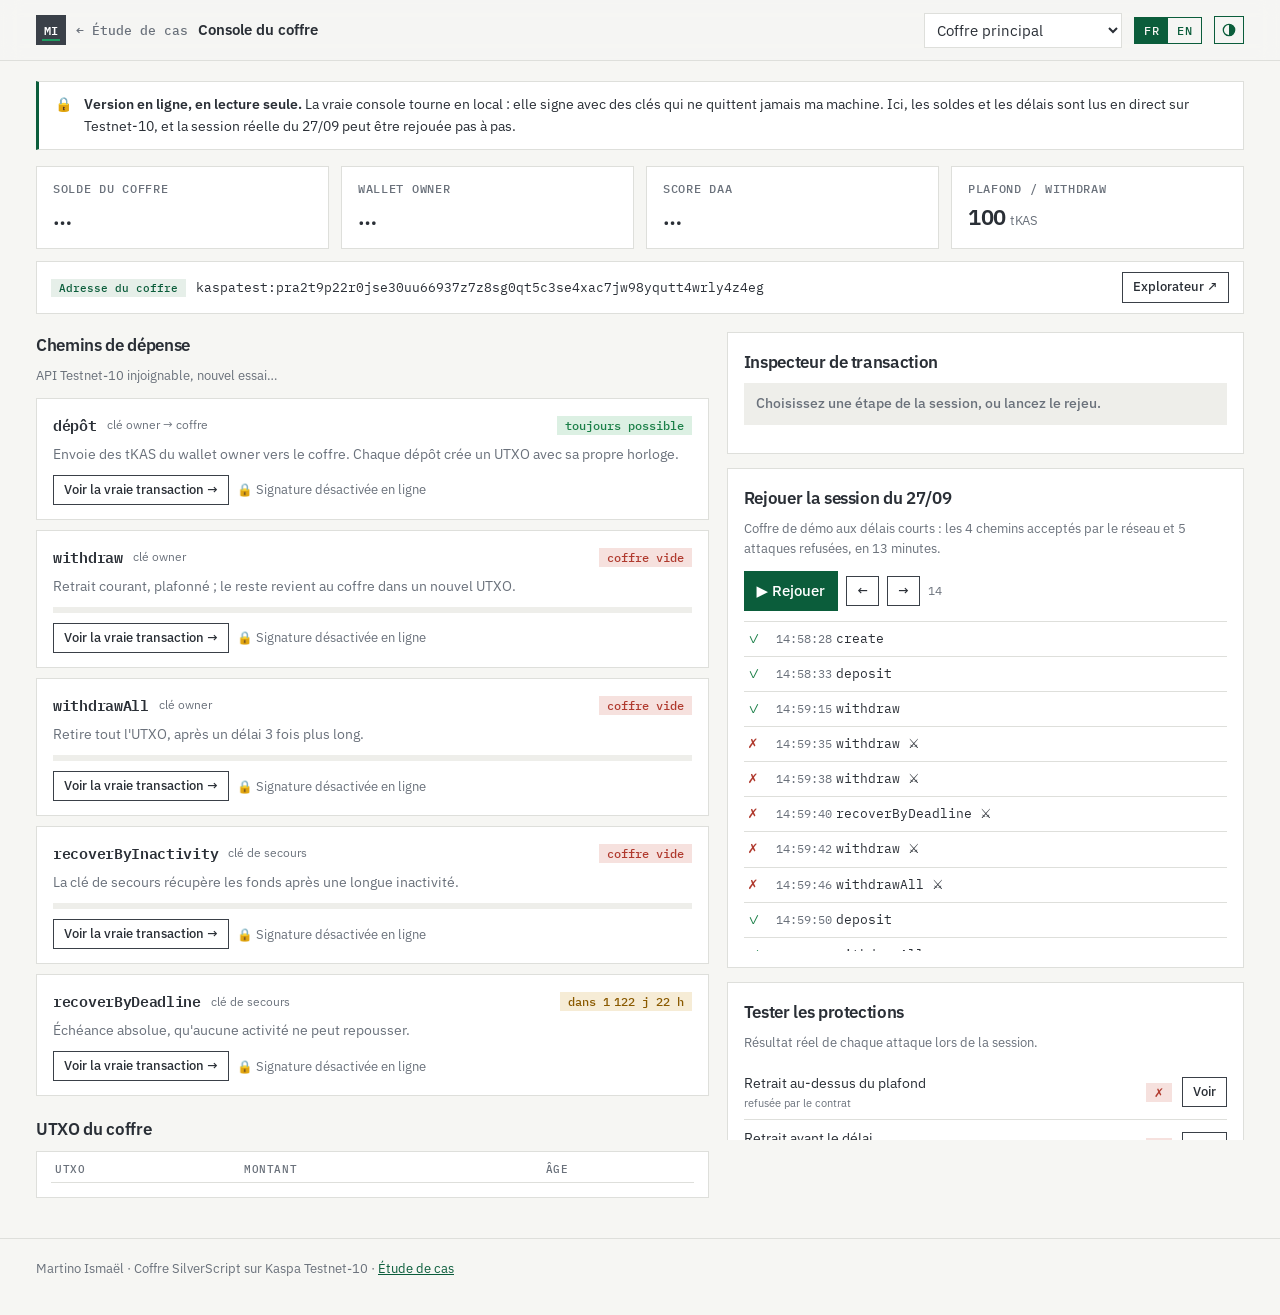
<file: projets/kaspa-vault/console/index.html>
<!doctype html>
<html lang="fr">
<head>
<meta charset="utf-8">
<meta name="viewport" content="width=device-width, initial-scale=1">
<title>Console du coffre Kaspa | Martino Ismaël</title>
<meta name="description" content="Console web du coffre Kaspa : données en direct sur Testnet-10 et rejeu de la session réelle où les 4 chemins de dépense ont été validés.">
<meta name="theme-color" content="#f6f6f3">
<link rel="preconnect" href="https://fonts.googleapis.com">
<link rel="preconnect" href="https://fonts.gstatic.com" crossorigin>
<link href="https://fonts.googleapis.com/css2?family=IBM+Plex+Mono:wght@400;500&family=IBM+Plex+Sans:wght@400;500;600;700&display=swap" rel="stylesheet">
<link rel="icon" href="data:image/svg+xml,%3Csvg xmlns='http://www.w3.org/2000/svg' viewBox='0 0 100 100'%3E%3Crect width='100' height='100' fill='%233a4048'/%3E%3Ctext x='50' y='66' font-family='monospace' font-weight='700' font-size='46' fill='%23ffffff' text-anchor='middle'%3EMI%3C/text%3E%3Crect x='22' y='76' width='56' height='6' fill='%234fbf8a'/%3E%3C/svg%3E">
<script src="../../../theme.js"></script>
<style>
:root {
  --bg: #f6f6f3; --surface: #ffffff; --surface-2: #eeeeea; --border: #dedfdb;
  --text: #2a2f36; --muted: #6a717b; --accent: #0b5d3b; --accent-soft: #e6efe9;
  --ok: #1a7f47; --ok-soft: #dcf0e3; --warn: #8a5a00; --warn-soft: #f6ecd6; --bad: #b03a2e; --bad-soft: #f6e1de;
  --strong: #3a4048; color-scheme: light;
}
@media (prefers-color-scheme: dark) {
  :root:not([data-theme="light"]) {
    --bg: #1b1e22; --surface: #23272c; --surface-2: #2a2f35; --border: #33383e;
    --text: #eceae6; --muted: #979ea6; --accent: #5cc493; --accent-soft: #16291f;
    --ok: #5cc493; --ok-soft: #16291f; --warn: #e5b45a; --warn-soft: #33291a; --bad: #ec8b7f; --bad-soft: #3a2220;
    --strong: #eceae6; color-scheme: dark;
  }
}
:root[data-theme="dark"] {
  --bg: #1b1e22; --surface: #23272c; --surface-2: #2a2f35; --border: #33383e;
  --text: #eceae6; --muted: #979ea6; --accent: #5cc493; --accent-soft: #16291f;
  --ok: #5cc493; --ok-soft: #16291f; --warn: #e5b45a; --warn-soft: #33291a; --bad: #ec8b7f; --bad-soft: #3a2220;
  --strong: #eceae6; color-scheme: dark;
}
* { box-sizing: border-box; }
body { margin: 0; background: var(--bg); color: var(--text); font: 15px/1.55 "IBM Plex Sans", system-ui, sans-serif; -webkit-font-smoothing: antialiased; }
.mono, code { font-family: "IBM Plex Mono", ui-monospace, Menlo, monospace; }
a { color: var(--accent); }
button, select { font: inherit; }
.wrap { max-width: 1240px; margin: 0 auto; padding: 0 16px; }
h1, h2, h3 { letter-spacing: -.02em; }

header.top { position: sticky; top: 0; z-index: 5; background: color-mix(in srgb, var(--bg) 90%, transparent); backdrop-filter: blur(10px); border-bottom: 1px solid var(--border); }
header.top .wrap { display: flex; align-items: center; gap: 12px; min-height: 60px; flex-wrap: wrap; padding-top: 8px; padding-bottom: 8px; }
.brand { display: flex; align-items: center; gap: 10px; text-decoration: none; color: var(--text); margin-right: auto; }
.brand-mark { display: inline-grid; place-items: center; width: 30px; height: 30px; background: #3a4048; color: #fff; font: 600 12px "IBM Plex Mono", monospace; position: relative; }
.brand-mark::after { content: ""; position: absolute; left: 6px; right: 6px; bottom: 4px; height: 2px; background: #1f9d61; }
.brand small { font: 500 13px "IBM Plex Mono", monospace; color: var(--muted); }
.brand b { font-weight: 600; }
select { border: 1px solid var(--border); background: var(--surface); color: var(--text); padding: 6px 8px; }
.lang-switch { display: inline-flex; border: 1px solid var(--accent); }
.lang-switch button { font: 500 12px "IBM Plex Mono", monospace; letter-spacing: .04em; padding: 5px 9px; border: 0; background: transparent; color: var(--accent); cursor: pointer; }
.lang-switch button[aria-pressed="true"] { background: var(--accent); color: var(--bg); }
.theme-toggle { display: inline-grid; place-items: center; width: 30px; height: 28px; border: 1px solid var(--accent); background: transparent; color: var(--accent); cursor: pointer; }
.theme-toggle:hover, .lang-switch button:not([aria-pressed="true"]):hover { background: var(--accent-soft); }

.notice { display: flex; gap: 12px; align-items: flex-start; margin: 20px 0 0; padding: 12px 16px; border: 1px solid var(--border); border-left: 3px solid var(--accent); background: var(--surface); font-size: 14px; }
.notice b { font-weight: 600; }
.stats { display: grid; grid-template-columns: repeat(4, 1fr); gap: 12px; margin: 16px 0 12px; }
.card { background: var(--surface); border: 1px solid var(--border); }
.stat { padding: 14px 16px; }
.stat .l { font: 500 11.5px "IBM Plex Mono", monospace; text-transform: uppercase; letter-spacing: .06em; color: var(--muted); }
.stat .num { font-size: 22px; font-weight: 600; margin-top: 4px; letter-spacing: -.02em; }
.stat .num small { font-size: 13px; color: var(--muted); font-weight: 400; }
.addr { display: flex; gap: 10px; align-items: center; padding: 10px 14px; flex-wrap: wrap; }
.addr .mono { font-size: 12.5px; word-break: break-all; flex: 1 1 300px; }
.tag { font: 500 11px "IBM Plex Mono", monospace; padding: 2px 8px; background: var(--accent-soft); color: var(--accent); }
.tag.grey { background: var(--surface-2); color: var(--muted); }
.btn { border: 1px solid var(--strong); background: transparent; color: var(--text); padding: 7px 12px; font-weight: 500; cursor: pointer; white-space: nowrap; text-decoration: none; display: inline-flex; align-items: center; gap: 6px; }
.btn:hover { background: var(--strong); color: var(--bg); }
.btn.solid { background: var(--accent); border-color: var(--accent); color: #fff; }
:root[data-theme="dark"] .btn.solid { color: var(--bg); }
.btn.small { padding: 4px 10px; font-size: 13px; }
.btn:disabled { opacity: .45; cursor: not-allowed; background: transparent; color: var(--text); }

.layout { display: grid; grid-template-columns: minmax(0, 1.3fr) minmax(0, 1fr); gap: 18px; margin: 18px 0 40px; align-items: start; }
.side { position: sticky; top: 76px; display: flex; flex-direction: column; gap: 14px; max-height: calc(100vh - 92px); overflow: auto; }
h2 { font-size: 17px; margin: 0 0 8px; font-weight: 600; }
.hint { color: var(--muted); font-size: 13px; margin: 0 0 12px; }
.path { padding: 14px 16px; margin-bottom: 10px; }
.path-head { display: flex; align-items: center; gap: 10px; flex-wrap: wrap; }
.path-head h3 { margin: 0; font: 600 15px "IBM Plex Mono", monospace; }
.who { font-size: 12px; color: var(--muted); }
.pill { margin-left: auto; font: 500 12px "IBM Plex Mono", monospace; padding: 2px 8px; white-space: nowrap; }
.pill.ok { background: var(--ok-soft); color: var(--ok); }
.pill.wait { background: var(--warn-soft); color: var(--warn); }
.pill.bad { background: var(--bad-soft); color: var(--bad); }
.path p { margin: 6px 0 10px; color: var(--muted); font-size: 13.5px; }
.bar { height: 6px; background: var(--surface-2); overflow: hidden; margin: 2px 0 10px; }
.bar i { display: block; height: 100%; background: var(--accent); transition: width .8s linear; }
.bar i.done { background: var(--ok); }
.path .row { display: flex; gap: 8px; flex-wrap: wrap; align-items: center; }
.locked { font-size: 12.5px; color: var(--muted); }

.panel { padding: 16px; }
.result { padding: 10px 12px; font-weight: 500; font-size: 14px; margin-bottom: 12px; }
.result.ok { background: var(--ok-soft); color: var(--ok); }
.result.bad { background: var(--bad-soft); color: var(--bad); }
.result.info { background: var(--surface-2); color: var(--muted); }
.kv { display: grid; grid-template-columns: auto 1fr; gap: 3px 12px; font-size: 13px; margin: 0 0 10px; }
.kv dt { color: var(--muted); } .kv dd { margin: 0; word-break: break-all; }
table { width: 100%; border-collapse: collapse; font-size: 13px; margin-bottom: 10px; }
th, td { text-align: left; padding: 6px 4px; border-bottom: 1px solid var(--border); }
th { font: 500 11px "IBM Plex Mono", monospace; text-transform: uppercase; letter-spacing: .05em; color: var(--muted); }
details { font-size: 12px; color: var(--muted); }
details pre { white-space: pre-wrap; word-break: break-all; background: var(--surface-2); padding: 8px; }

.steps { list-style: none; margin: 10px 0 0; padding: 0; max-height: 330px; overflow: auto; }
.steps li { display: grid; grid-template-columns: 20px 52px 1fr; gap: 8px; align-items: baseline; padding: 7px 4px; border-top: 1px solid var(--border); cursor: pointer; font-size: 13px; }
.steps li:hover { background: var(--surface-2); }
.steps li.cur { background: var(--accent-soft); }
.steps .when { font: 400 12px "IBM Plex Mono", monospace; color: var(--muted); }
.steps .mk.ok { color: var(--ok); } .steps .mk.bad { color: var(--bad); }
.player { display: flex; gap: 8px; align-items: center; flex-wrap: wrap; }
.attack { display: flex; gap: 10px; align-items: center; padding: 8px 0; border-top: 1px solid var(--border); font-size: 13.5px; }
.attack:first-of-type { border-top: 0; }
.attack div { flex: 1; } .attack small { display: block; color: var(--muted); }
.empty { color: var(--muted); font-size: 13px; }
footer { border-top: 1px solid var(--border); padding: 20px 0 36px; color: var(--muted); font-size: 13px; }
@media (max-width: 980px) { .layout { grid-template-columns: 1fr; } .side { position: static; max-height: none; } }
@media (max-width: 640px) { .stats { grid-template-columns: 1fr 1fr; } }
</style>
</head>
<body>
<header class="top">
  <div class="wrap">
    <a class="brand" href="../index.html"><span class="brand-mark" aria-hidden="true">MI</span><small data-i18n="nav.back">← Étude de cas</small> <b data-i18n="title">Console du coffre</b></a>
    <select id="vaultSel" aria-label="Coffre"></select>
    <div class="lang-switch" role="group" aria-label="Langue / Language"><button type="button" data-lang="fr" aria-pressed="true">FR</button><button type="button" data-lang="en" aria-pressed="false">EN</button></div>
    <button class="theme-toggle" type="button" aria-label="Thème clair / sombre · Light / dark theme" aria-pressed="false"><svg width="14" height="14" viewBox="0 0 16 16" aria-hidden="true"><circle cx="8" cy="8" r="6.5" fill="none" stroke="currentColor" stroke-width="1.5"/><path d="M8 1.5a6.5 6.5 0 0 1 0 13z" fill="currentColor"/></svg></button>
  </div>
</header>

<main class="wrap">
  <div class="notice"><span aria-hidden="true">🔒</span><div data-i18n="notice"></div></div>

  <div class="stats">
    <div class="card stat"><div class="l" data-i18n="s.bal">Solde du coffre</div><div class="num" id="sBal">…</div></div>
    <div class="card stat"><div class="l" data-i18n="s.owner">Wallet owner</div><div class="num" id="sOwner">…</div></div>
    <div class="card stat"><div class="l" data-i18n="s.daa">Score DAA</div><div class="num" id="sDaa">…</div></div>
    <div class="card stat"><div class="l" data-i18n="s.cap">Plafond / withdraw</div><div class="num" id="sCap">…</div></div>
  </div>
  <div class="card addr">
    <span class="tag" data-i18n="addr">Adresse du coffre</span>
    <span class="mono" id="addr">…</span>
    <a class="btn small" id="explorer" target="_blank" rel="noopener" data-i18n="explorer">Explorateur ↗</a>
  </div>

  <div class="layout">
    <section>
      <h2 data-i18n="paths.title">Chemins de dépense</h2>
      <p class="hint" id="pathsHint"></p>
      <div id="paths"></div>
      <h2 style="margin-top:20px" data-i18n="utxo.title">UTXO du coffre</h2>
      <div class="card" style="padding:4px 14px"><table><thead><tr><th>UTXO</th><th data-i18n="utxo.amount">Montant</th><th data-i18n="utxo.age">Âge</th></tr></thead><tbody id="utxoRows"></tbody></table></div>
    </section>

    <aside class="side">
      <div class="card panel">
        <h2 data-i18n="insp.title">Inspecteur de transaction</h2>
        <div id="inspector"></div>
      </div>
      <div class="card panel">
        <h2 data-i18n="replay.title">Rejouer la session du 27/09</h2>
        <p class="hint" data-i18n="replay.hint"></p>
        <div class="player">
          <button class="btn solid" id="playBtn" type="button" data-i18n="replay.play">▶ Rejouer</button>
          <button class="btn small" id="prevBtn" type="button" aria-label="Étape précédente">←</button>
          <button class="btn small" id="nextBtn" type="button" aria-label="Étape suivante">→</button>
          <span class="who" id="stepCount"></span>
        </div>
        <ol class="steps" id="steps"></ol>
      </div>
      <div class="card panel">
        <h2 data-i18n="att.title">Tester les protections</h2>
        <p class="hint" data-i18n="att.hint"></p>
        <div id="attacks"></div>
      </div>
    </aside>
  </div>
</main>
<footer><div class="wrap" data-i18n="footer"></div></footer>

<script>
(() => {
  const SOMPI = 1e8, DAA_PER_SEC = 10, REFRESH_MS = 15000;
  const API = "https://api-tn10.kaspa.org", EXPLORER = "https://tn10.kaspa.stream";
  const OWNER = "kaspatest:qpmvvc7m0ef43pepqjh2nkvqmudrqdy3fa2n8r0n3uffjt9ytkglzdguzgsyt";
  const VAULTS = {
    main: { address: "kaspatest:pra2t9p22r0jse30uu66937z7z8sg0qt5c3se4xac7jw98yqutt4wrly4z4eg", cooldown: 864000, inactivity: 155520000, deadline: 1893456000000, cap: 10000000000 },
    demo: { address: "kaspatest:pz67tkcftq60yg6cl5efnudxn2gjf9khdpmcj32p0jpmjnpvupl2ke3srynfs", cooldown: 300, inactivity: 1800, deadline: 1790521707000, cap: 500000000 },
  };

  // ---- Session reelle du 27/09/2026 (coffre demo-1790521107), extraite du journal de la console locale ----
  const E = (fr, en) => ({ fr, en });
  const MSG = {
    acc: E("Transaction acceptée par le réseau Testnet-10.", "Transaction accepted by the Testnet-10 network."),
    contract: E("Refusé par le contrat : une condition require() est fausse.", "Rejected by the contract: a require() condition is false."),
    seq: E("Refusé par le réseau : le délai relatif (ageDaa) de l'UTXO n'est pas écoulé.", "Rejected by the network: the UTXO's relative delay (ageDaa) has not elapsed."),
    fin: E("Refusé par le réseau : l'échéance absolue (tx.time) n'est pas atteinte.", "Rejected by the network: the absolute deadline (tx.time) has not been reached."),
  };
  const LOCAL_ERR = "verification locale de l'input 0 echouee: script ran, but verification failed";
  const SESSION = [
    { at: "2026-09-27T14:58:28Z", action: "create", ok: true, info: E("Coffre de démo créé : withdraw ~30 s, withdrawAll ~90 s, secours ~3 min, échéance 10 min plus tard, plafond 5 tKAS.", "Demo vault created: withdraw ~30 s, withdrawAll ~90 s, recovery ~3 min, deadline 10 min later, cap 5 tKAS.") },
    { at: "2026-09-27T14:58:33Z", action: "deposit", ok: true, msg: "acc", txid: "39cb00eb2da724f3ce6f87fd0dbcb6dd7c03ad55b031fabb0852c0afbc36417e", fee: 225171, signer: "owner", outputs: [[2000000000, "vault"]] },
    { at: "2026-09-27T14:59:15Z", action: "withdraw", ok: true, msg: "acc", txid: "3b8dd4b924e9986e83d181aa0c7beeaf778a07c18ac20a4abc00cf1a767a5ffd", fee: 556050, signer: "owner", seq: 300, input: 2000000000, outputs: [[200000000, "owner"], [1799443950, "vault"]], note: E("UTXO âgé de 364 DAA ≥ 300 : le délai est écoulé. Le reste revient exactement au coffre.", "UTXO aged 364 DAA ≥ 300: the delay has elapsed. The change goes back to the exact same vault.") },
    { at: "2026-09-27T14:59:35Z", action: "withdraw", ok: false, msg: "contract", stage: "local", attack: "cap", detail: LOCAL_ERR, note: E("Tentative de 6 tKAS alors que le plafond est de 5 tKAS : refusée avant même l'envoi.", "Attempt to withdraw 6 tKAS with a 5 tKAS cap: rejected before being sent.") },
    { at: "2026-09-27T14:59:38Z", action: "withdraw", ok: false, msg: "seq", stage: "network", attack: "early", txid: "8d2c9c9afcc8752a4d0a669cd3cfaf29b2925a4462f8e1b9654c7a81475d4cea", detail: "one of the transaction sequence locks conditions was not met", note: E("Le reste du retrait précédent est un nouvel UTXO : son horloge est repartie de zéro.", "The previous withdrawal's change is a new UTXO: its clock restarted from zero.") },
    { at: "2026-09-27T14:59:40Z", action: "recoverByDeadline", ok: false, msg: "contract", stage: "local", attack: "wrongkey", detail: LOCAL_ERR, note: E("Chemin de secours signé avec la clé owner : une clé owner volée ne peut pas l'utiliser.", "Recovery path signed with the owner key: a stolen owner key cannot use it.") },
    { at: "2026-09-27T14:59:42Z", action: "withdraw", ok: false, msg: "contract", stage: "local", attack: "fee", detail: LOCAL_ERR, note: E("Frais de 0,2 tKAS alors que le maximum est de 0,1 tKAS : un voleur ne peut pas brûler le solde en frais.", "0.2 tKAS fee with a 0.1 tKAS maximum: a thief cannot burn the balance in fees.") },
    { at: "2026-09-27T14:59:46Z", action: "withdrawAll", ok: false, msg: "seq", stage: "network", attack: "sweep", txid: "1de9ad851851e99c75f1a7bb489a35fcb44cbff56b322624d030e33cb1af52fd", detail: "one of the transaction sequence locks conditions was not met", note: E("withdrawAll exige 3 fois le délai de withdraw.", "withdrawAll requires 3 times the withdraw delay.") },
    { at: "2026-09-27T14:59:50Z", action: "deposit", ok: true, msg: "acc", txid: "70e8d1eaa071c6be6a5975b995b136dc0ccec6dd7023a9d4b019be255a9928a2", fee: 348150, signer: "owner", outputs: [[500000000, "vault"]] },
    { at: "2026-09-27T15:01:01Z", action: "withdrawAll", ok: true, msg: "acc", txid: "1de9ad851851e99c75f1a7bb489a35fcb44cbff56b322624d030e33cb1af52fd", fee: 217471, signer: "owner", seq: 900, input: 1799443950, outputs: [[1799226479, "owner"]], note: E("La même transaction que la tentative refusée plus tôt, désormais acceptée : l'UTXO a 994 DAA.", "The same transaction as the earlier rejected attempt, now accepted: the UTXO is 994 DAA old.") },
    { at: "2026-09-27T15:03:07Z", action: "recoverByInactivity", ok: true, msg: "acc", txid: "219ebe44008cd37c73c9e579e284e402f9afa110088d30c1fc9d5a630c32cb12", fee: 217471, signer: "recovery", seq: 1800, input: 500000000, outputs: [[499782529, "recovery"]], note: E("Signé par la clé de secours après 1 877 DAA d'inactivité.", "Signed by the recovery key after 1,877 DAA of inactivity.") },
    { at: "2026-09-27T15:03:20Z", action: "deposit", ok: true, msg: "acc", txid: "179f67ac6761805159307259d8739fd3a40bb634641cefe195fff39bd7d57ab8", fee: 348150, signer: "owner", outputs: [[300000000, "vault"]] },
    { at: "2026-09-27T15:03:43Z", action: "recoverByDeadline", ok: false, msg: "fin", stage: "network", txid: "e92667fd9a7eb4cb2d682f039897c1548f51433ff75932c0f9bbf3d31a68b7c6", detail: "transaction input #0 is not finalized", note: E("Avant l'échéance : refusée (6 essais en 7 minutes).", "Before the deadline: rejected (6 attempts over 7 minutes).") },
    { at: "2026-09-27T15:10:51Z", action: "recoverByDeadline", ok: true, msg: "acc", txid: "e92667fd9a7eb4cb2d682f039897c1548f51433ff75932c0f9bbf3d31a68b7c6", fee: 217471, signer: "recovery", seq: 0, lockTime: 1790521707000, input: 300000000, outputs: [[299782529, "recovery"]], note: E("Acceptée ~2 min après l'échéance (le réseau compare au temps médian passé), sur un UTXO de quelques minutes : l'attaque « goutte-à-goutte » ne peut pas bloquer ce chemin.", "Accepted ~2 min after the deadline (the network compares against past median time), on a UTXO only minutes old: the drip attack cannot block this path.") },
  ];

  const I18N = {
    fr: {
      "nav.back": "← Étude de cas", title: "Console du coffre",
      notice: "<b>Version en ligne, en lecture seule.</b> La vraie console tourne en local : elle signe avec des clés qui ne quittent jamais ma machine. Ici, les soldes et les délais sont lus en direct sur Testnet-10, et la session réelle du 27/09 peut être rejouée pas à pas.",
      "s.bal": "Solde du coffre", "s.owner": "Wallet owner", "s.daa": "Score DAA", "s.cap": "Plafond / withdraw",
      addr: "Adresse du coffre", explorer: "Explorateur ↗",
      "paths.title": "Chemins de dépense", "utxo.title": "UTXO du coffre", "utxo.amount": "Montant", "utxo.age": "Âge",
      "insp.title": "Inspecteur de transaction", "replay.title": "Rejouer la session du 27/09",
      "replay.hint": "Coffre de démo aux délais courts : les 4 chemins acceptés par le réseau et 5 attaques refusées, en 13 minutes.",
      "replay.play": "▶ Rejouer", "replay.pause": "❚❚ Pause",
      "att.title": "Tester les protections", "att.hint": "Résultat réel de chaque attaque lors de la session.",
      footer: "Martino Ismaël · Coffre SilverScript sur Kaspa Testnet-10 · <a href=\"../index.html\">Étude de cas</a>",
      "vault.main": "Coffre principal", "vault.demo": "Coffre de démo (27/09)",
      hint: (p) => `Délais : withdraw ≈ ${dur(p.cooldown / DAA_PER_SEC)}, withdrawAll ≈ ${dur(p.cooldown * 3 / DAA_PER_SEC)}, inactivité ≈ ${dur(p.inactivity / DAA_PER_SEC)}, échéance le ${new Date(p.deadline).toLocaleString("fr-FR")}. Les états portent sur le plus gros UTXO.`,
      "p.deposit": "Envoie des tKAS du wallet owner vers le coffre. Chaque dépôt crée un UTXO avec sa propre horloge.",
      "p.withdraw": "Retrait courant, plafonné ; le reste revient au coffre dans un nouvel UTXO.",
      "p.withdrawAll": "Retire tout l'UTXO, après un délai 3 fois plus long.",
      "p.recoverByInactivity": "La clé de secours récupère les fonds après une longue inactivité.",
      "p.recoverByDeadline": "Échéance absolue, qu'aucune activité ne peut repousser.",
      "who.owner": "clé owner", "who.recovery": "clé de secours", "who.deposit": "clé owner → coffre",
      always: "toujours possible", open: "déverrouillé", in: "dans", empty: "coffre vide",
      see: "Voir la vraie transaction", signOff: "Signature désactivée en ligne",
      nodata: "Aucun UTXO pour le moment.",
      start: "Choisissez une étape de la session, ou lancez le rejeu.",
      action: "Action", signedBy: "signée par", owner: "la clé owner", recovery: "la clé de secours",
      fee: "Frais", seqLbl: "sequence (délai relatif)", lock: "lock_time (échéance)", input: "Entrée", output: "Sortie", to: "Vers",
      vault: "coffre", ownerW: "owner", recoveryW: "secours", detail: "Détail technique", explorerLink: "explorateur ↗",
      indexer: "Les explorateurs peuvent afficher « introuvable » : l'indexeur public de Testnet-10 est bloqué depuis le 26/09.",
      "att.cap": "Retrait au-dessus du plafond", "att.early": "Retrait avant le délai", "att.wrongkey": "Secours signé avec la clé owner", "att.fee": "Frais excessifs (0,2 tKAS)", "att.sweep": "Tout retirer avant le délai",
      show: "Voir", api: "API Testnet-10 injoignable, nouvel essai…", updated: "à jour",
    },
    en: {
      "nav.back": "← Case study", title: "Vault console",
      notice: "<b>Online, read-only version.</b> The real console runs locally and signs with keys that never leave my machine. Here, balances and delays are read live from Testnet-10, and the real session of 27 Sep can be replayed step by step.",
      "s.bal": "Vault balance", "s.owner": "Owner wallet", "s.daa": "DAA score", "s.cap": "Cap / withdraw",
      addr: "Vault address", explorer: "Explorer ↗",
      "paths.title": "Spending paths", "utxo.title": "Vault UTXOs", "utxo.amount": "Amount", "utxo.age": "Age",
      "insp.title": "Transaction inspector", "replay.title": "Replay the 27 Sep session",
      "replay.hint": "Demo vault with short delays: all 4 paths accepted by the network and 5 attacks rejected, in 13 minutes.",
      "replay.play": "▶ Replay", "replay.pause": "❚❚ Pause",
      "att.title": "Protection tests", "att.hint": "Actual result of each attack during the session.",
      footer: "Martino Ismaël · SilverScript vault on Kaspa Testnet-10 · <a href=\"../index.html\">Case study</a>",
      "vault.main": "Main vault", "vault.demo": "Demo vault (27 Sep)",
      hint: (p) => `Delays: withdraw ≈ ${dur(p.cooldown / DAA_PER_SEC)}, withdrawAll ≈ ${dur(p.cooldown * 3 / DAA_PER_SEC)}, inactivity ≈ ${dur(p.inactivity / DAA_PER_SEC)}, deadline on ${new Date(p.deadline).toLocaleString("en-GB")}. States refer to the largest UTXO.`,
      "p.deposit": "Sends tKAS from the owner wallet to the vault. Each deposit is a UTXO with its own clock.",
      "p.withdraw": "Everyday capped withdrawal; the change returns to the vault as a new UTXO.",
      "p.withdrawAll": "Sweeps the whole UTXO, after a delay 3 times longer.",
      "p.recoverByInactivity": "The recovery key takes the funds after a long period of inactivity.",
      "p.recoverByDeadline": "Absolute deadline that no activity can push back.",
      "who.owner": "owner key", "who.recovery": "recovery key", "who.deposit": "owner key → vault",
      always: "always possible", open: "unlocked", in: "in", empty: "vault empty",
      see: "See the real transaction", signOff: "Signing disabled online",
      nodata: "No UTXO right now.",
      start: "Pick a step of the session, or start the replay.",
      action: "Action", signedBy: "signed by", owner: "the owner key", recovery: "the recovery key",
      fee: "Fee", seqLbl: "sequence (relative delay)", lock: "lock_time (deadline)", input: "Input", output: "Output", to: "To",
      vault: "vault", ownerW: "owner", recoveryW: "recovery", detail: "Technical detail", explorerLink: "explorer ↗",
      indexer: "Explorers may show \"not found\": the public Testnet-10 indexer has been stalled since 26 Sep.",
      "att.cap": "Withdrawal above the cap", "att.early": "Withdrawal before the delay", "att.wrongkey": "Recovery signed with the owner key", "att.fee": "Excessive fee (0.2 tKAS)", "att.sweep": "Sweep before the delay",
      show: "Show", api: "Testnet-10 API unreachable, retrying…", updated: "updated",
    },
  };

  const store = {
    get(k) { try { return localStorage.getItem(k); } catch { return null; } },
    set(k, v) { try { localStorage.setItem(k, v); } catch { /* stockage indisponible */ } },
  };
  const urlLang = new URLSearchParams(location.search).get("lang");
  if (urlLang === "fr" || urlLang === "en") store.set("site.lang", urlLang);
  let lang = store.get("site.lang") === "en" ? "en" : "fr";
  const t = (k) => I18N[lang][k] ?? I18N.fr[k] ?? k;
  const L = (o) => (o ? o[lang] : "");
  const $ = (id) => document.getElementById(id);
  const esc = (x) => String(x).replace(/[&<>"']/g, (c) => ({ "&": "&amp;", "<": "&lt;", ">": "&gt;", '"': "&quot;", "'": "&#39;" })[c]);
  const nf = () => new Intl.NumberFormat(lang === "fr" ? "fr-FR" : "en-US", { maximumFractionDigits: 8 });
  const kas = (s) => nf().format(s / SOMPI);
  const hhmm = (iso) => new Date(iso).toLocaleTimeString(lang === "fr" ? "fr-FR" : "en-GB");
  function dur(sec) {
    sec = Math.max(0, Math.round(sec));
    const d = Math.floor(sec / 86400), h = Math.floor(sec % 86400 / 3600), m = Math.floor(sec % 3600 / 60), s = sec % 60;
    const u = lang === "fr" ? ["j", "h", "min", "s"] : ["d", "h", "min", "s"];
    if (d) return `${nf().format(d)} ${u[0]} ${h} ${u[1]}`;
    if (h) return `${h} ${u[1]} ${m} ${u[2]}`;
    if (m) return `${m} ${u[2]} ${s} ${u[3]}`;
    return `${s} ${u[3]}`;
  }

  const PATHS = [
    { mode: "deposit", who: "who.deposit" },
    { mode: "withdraw", who: "who.owner", lock: "cooldown" },
    { mode: "withdrawAll", who: "who.owner", lock: "all" },
    { mode: "recoverByInactivity", who: "who.recovery", lock: "inactivity" },
    { mode: "recoverByDeadline", who: "who.recovery", lock: "deadline" },
  ];
  let vaultId = "main", st = null, fetchedAt = 0, stepIdx = -1, timer = null;

  function state(p) {
    if (!p.lock) return { cls: "ok", text: t("always"), pct: 100, open: true };
    const v = VAULTS[vaultId];
    if (p.lock === "deadline") {
      const rem = (v.deadline - Date.now()) / 1000;
      return rem <= 0 ? { cls: "ok", text: t("open"), pct: 100, open: true } : { cls: "wait", text: `${t("in")} ${dur(rem)}`, pct: 0, open: false };
    }
    const u = st && st.utxos[0];
    if (!u) return { cls: "bad", text: t("empty"), pct: 0, open: false };
    const req = p.lock === "cooldown" ? v.cooldown : p.lock === "all" ? v.cooldown * 3 : v.inactivity;
    const age = u.age + (Date.now() - fetchedAt) / 1000 * DAA_PER_SEC;
    return age >= req ? { cls: "ok", text: t("open"), pct: 100, open: true } : { cls: "wait", text: `${t("in")} ${dur((req - age) / DAA_PER_SEC)}`, pct: Math.min(100, age / req * 100), open: false };
  }

  function renderPaths() {
    $("paths").innerHTML = PATHS.map((p) => {
      const s = state(p), real = SESSION.findIndex((x) => x.action === p.mode && x.ok);
      return `<div class="card path" data-mode="${p.mode}">
        <div class="path-head"><h3>${p.mode === "deposit" ? (lang === "fr" ? "dépôt" : "deposit") : p.mode}</h3><span class="who">${t(p.who)}</span><span class="pill ${s.cls}" data-pill>${s.text}</span></div>
        <p>${t("p." + p.mode)}</p>
        ${p.lock && p.lock !== "deadline" ? `<div class="bar"><i data-bar class="${s.open ? "done" : ""}" style="width:${s.pct}%"></i></div>` : ""}
        <div class="row"><button class="btn small" type="button" data-step="${real}">${t("see")} →</button><span class="locked">🔒 ${t("signOff")}</span></div>
      </div>`;
    }).join("");
  }
  function tick() {
    document.querySelectorAll(".path").forEach((el) => {
      const s = state(PATHS.find((p) => p.mode === el.dataset.mode));
      const pill = el.querySelector("[data-pill]"); pill.className = `pill ${s.cls}`; pill.textContent = s.text;
      const bar = el.querySelector("[data-bar]"); if (bar) { bar.style.width = `${s.pct}%`; bar.className = s.open ? "done" : ""; }
    });
  }

  function renderStatus() {
    const v = VAULTS[vaultId];
    $("addr").textContent = v.address;
    $("explorer").href = `${EXPLORER}/addresses/${v.address}`;
    $("sCap").innerHTML = `${kas(v.cap)} <small>tKAS</small>`;
    $("pathsHint").textContent = I18N[lang].hint(v);
    if (!st) return;
    $("sBal").innerHTML = `${kas(st.balance)} <small>tKAS</small>`;
    $("sOwner").innerHTML = `${kas(st.owner)} <small>tKAS</small>`;
    $("sDaa").textContent = nf().format(st.daa);
    $("utxoRows").innerHTML = st.utxos.length ? st.utxos.map((u) => `<tr>
      <td class="mono"><a href="${EXPLORER}/transactions/${u.txid}" target="_blank" rel="noopener">${u.txid.slice(0, 8)}…:${u.index}</a></td>
      <td>${kas(u.amount)} tKAS</td><td>${nf().format(u.age)} DAA · ${dur(u.age / DAA_PER_SEC)}</td></tr>`).join("")
      : `<tr><td colspan="3" class="empty">${t("nodata")}</td></tr>`;
    tick();
  }

  function renderInspector(i) {
    const s = SESSION[i];
    if (!s) { $("inspector").innerHTML = `<div class="result info">${t("start")}</div>`; return; }
    if (s.action === "create") { $("inspector").innerHTML = `<div class="result info">${hhmm(s.at)} · ${esc(L(s.info))}</div>`; return; }
    const head = `<div class="result ${s.ok ? "ok" : "bad"}">${s.ok ? "✓" : "✗"} ${esc(L(MSG[s.msg]))}</div>`;
    const link = s.txid ? ` <a href="${EXPLORER}/transactions/${s.txid}" target="_blank" rel="noopener">${t("explorerLink")}</a>` : "";
    const lbl = { vault: t("vault"), owner: t("ownerW"), recovery: t("recoveryW") };
    $("inspector").innerHTML = `${head}
      <dl class="kv">
        <dt>${t("action")}</dt><dd><code>${s.action}</code> · ${hhmm(s.at)} · ${t("signedBy")} ${s.signer === "recovery" || (s.attack !== "wrongkey" && s.action.startsWith("recover")) ? t("recovery") : t("owner")}</dd>
        ${s.txid ? `<dt>txid</dt><dd class="mono">${s.txid}${link}</dd>` : ""}
        ${s.fee ? `<dt>${t("fee")}</dt><dd>${kas(s.fee)} tKAS</dd>` : ""}
        ${s.seq !== undefined ? `<dt>${t("seqLbl")}</dt><dd>${nf().format(s.seq)}</dd>` : ""}
        ${s.lockTime ? `<dt>${t("lock")}</dt><dd>${new Date(s.lockTime).toLocaleString(lang === "fr" ? "fr-FR" : "en-GB")}</dd>` : ""}
      </dl>
      ${s.note ? `<p class="hint">${esc(L(s.note))}</p>` : ""}
      ${s.outputs ? `<table><thead><tr><th>${t("output")}</th><th>tKAS</th><th>${t("to")}</th></tr></thead><tbody>
        ${s.input ? `<tr><td>${t("input")}</td><td>${kas(s.input)}</td><td><span class="tag">${t("vault")}</span></td></tr>` : ""}
        ${s.outputs.map(([a, to], n) => `<tr><td>#${n}</td><td>${kas(a)}</td><td><span class="tag ${to === "vault" ? "" : "grey"}">${lbl[to]}</span></td></tr>`).join("")}
      </tbody></table>` : ""}
      ${s.detail ? `<details><summary>${t("detail")}</summary><pre>${esc(s.detail)}</pre></details>` : ""}
      ${s.txid ? `<p class="hint" style="margin-top:8px">${t("indexer")}</p>` : ""}`;
  }

  function renderSteps() {
    $("steps").innerHTML = SESSION.map((s, i) => `<li data-step="${i}" class="${i === stepIdx ? "cur" : ""}">
      <span class="mk ${s.ok ? "ok" : "bad"}">${s.ok ? "✓" : "✗"}</span><span class="when">${hhmm(s.at)}</span><span class="mono">${s.action}${s.attack ? " ⚔" : ""}</span></li>`).join("");
    $("stepCount").textContent = stepIdx >= 0 ? `${stepIdx + 1} / ${SESSION.length}` : `${SESSION.length}`;
    const cur = $("steps").querySelector(".cur"); if (cur) cur.scrollIntoView({ block: "nearest" });
  }
  function go(i) { stepIdx = Math.max(0, Math.min(SESSION.length - 1, i)); renderInspector(stepIdx); renderSteps(); }

  const ATTACKS = ["cap", "early", "wrongkey", "fee", "sweep"];
  function renderAttacks() {
    $("attacks").innerHTML = ATTACKS.map((a) => {
      const i = SESSION.findIndex((s) => s.attack === a), s = SESSION[i];
      return `<div class="attack"><div>${t("att." + a)}<small>${s.stage === "local" ? (lang === "fr" ? "refusée par le contrat" : "rejected by the contract") : (lang === "fr" ? "refusée par le réseau" : "rejected by the network")}</small></div>
        <span class="pill bad" style="margin:0">✗</span><button class="btn small" type="button" data-step="${i}">${t("show")}</button></div>`;
    }).join("");
  }

  function play() {
    if (timer) { clearInterval(timer); timer = null; $("playBtn").textContent = t("replay.play"); return; }
    if (stepIdx >= SESSION.length - 1) stepIdx = -1;
    $("playBtn").textContent = t("replay.pause");
    go(stepIdx + 1);
    timer = setInterval(() => {
      if (stepIdx >= SESSION.length - 1) { clearInterval(timer); timer = null; $("playBtn").textContent = t("replay.play"); return; }
      go(stepIdx + 1);
    }, 2600);
  }

  function applyLang() {
    document.documentElement.lang = lang;
    document.title = lang === "en" ? "Kaspa vault console | Martino Ismaël" : "Console du coffre Kaspa | Martino Ismaël";
    document.querySelectorAll("[data-i18n]").forEach((el) => { el.innerHTML = t(el.dataset.i18n); });
    document.querySelectorAll(".lang-switch [data-lang]").forEach((b) => b.setAttribute("aria-pressed", String(b.dataset.lang === lang)));
    if (timer) $("playBtn").textContent = t("replay.pause");
    $("vaultSel").innerHTML = `<option value="main">${t("vault.main")}</option><option value="demo">${t("vault.demo")}</option>`;
    $("vaultSel").value = vaultId;
    renderPaths(); renderStatus(); renderAttacks(); renderSteps(); renderInspector(stepIdx);
  }

  async function getJSON(path) { const r = await fetch(API + path); if (!r.ok) throw new Error(r.status); return r.json(); }
  async function refresh() {
    const v = VAULTS[vaultId];
    try {
      const [dag, vu, ou] = await Promise.all([getJSON("/info/blockdag"), getJSON(`/addresses/${v.address}/utxos`), getJSON(`/addresses/${OWNER}/utxos`)]);
      const daa = Number(dag.virtualDaaScore);
      const utxos = vu.map((u) => ({ txid: u.outpoint.transactionId, index: u.outpoint.index, amount: Number(u.utxoEntry.amount), age: daa - Number(u.utxoEntry.blockDaaScore) }))
        .sort((a, b) => b.amount - a.amount);
      st = { daa, utxos, balance: utxos.reduce((s, u) => s + u.amount, 0), owner: ou.reduce((s, u) => s + Number(u.utxoEntry.amount), 0) };
      fetchedAt = Date.now();
      renderStatus();
    } catch {
      $("pathsHint").textContent = t("api");
    }
  }

  document.addEventListener("click", (e) => {
    const b = e.target.closest("[data-step]"); if (b) { if (timer) play(); go(Number(b.dataset.step)); }
  });
  $("playBtn").addEventListener("click", play);
  $("prevBtn").addEventListener("click", () => { if (timer) play(); go(stepIdx - 1); });
  $("nextBtn").addEventListener("click", () => { if (timer) play(); go(stepIdx + 1); });
  $("vaultSel").addEventListener("change", (e) => { vaultId = e.target.value; st = null; renderPaths(); renderStatus(); refresh(); });
  document.querySelectorAll(".lang-switch [data-lang]").forEach((b) => b.addEventListener("click", () => { lang = b.dataset.lang; store.set("site.lang", lang); applyLang(); }));

  applyLang();
  refresh();
  setInterval(refresh, REFRESH_MS);
  setInterval(tick, 1000);
})();
</script>
</body>
</html>
</file>
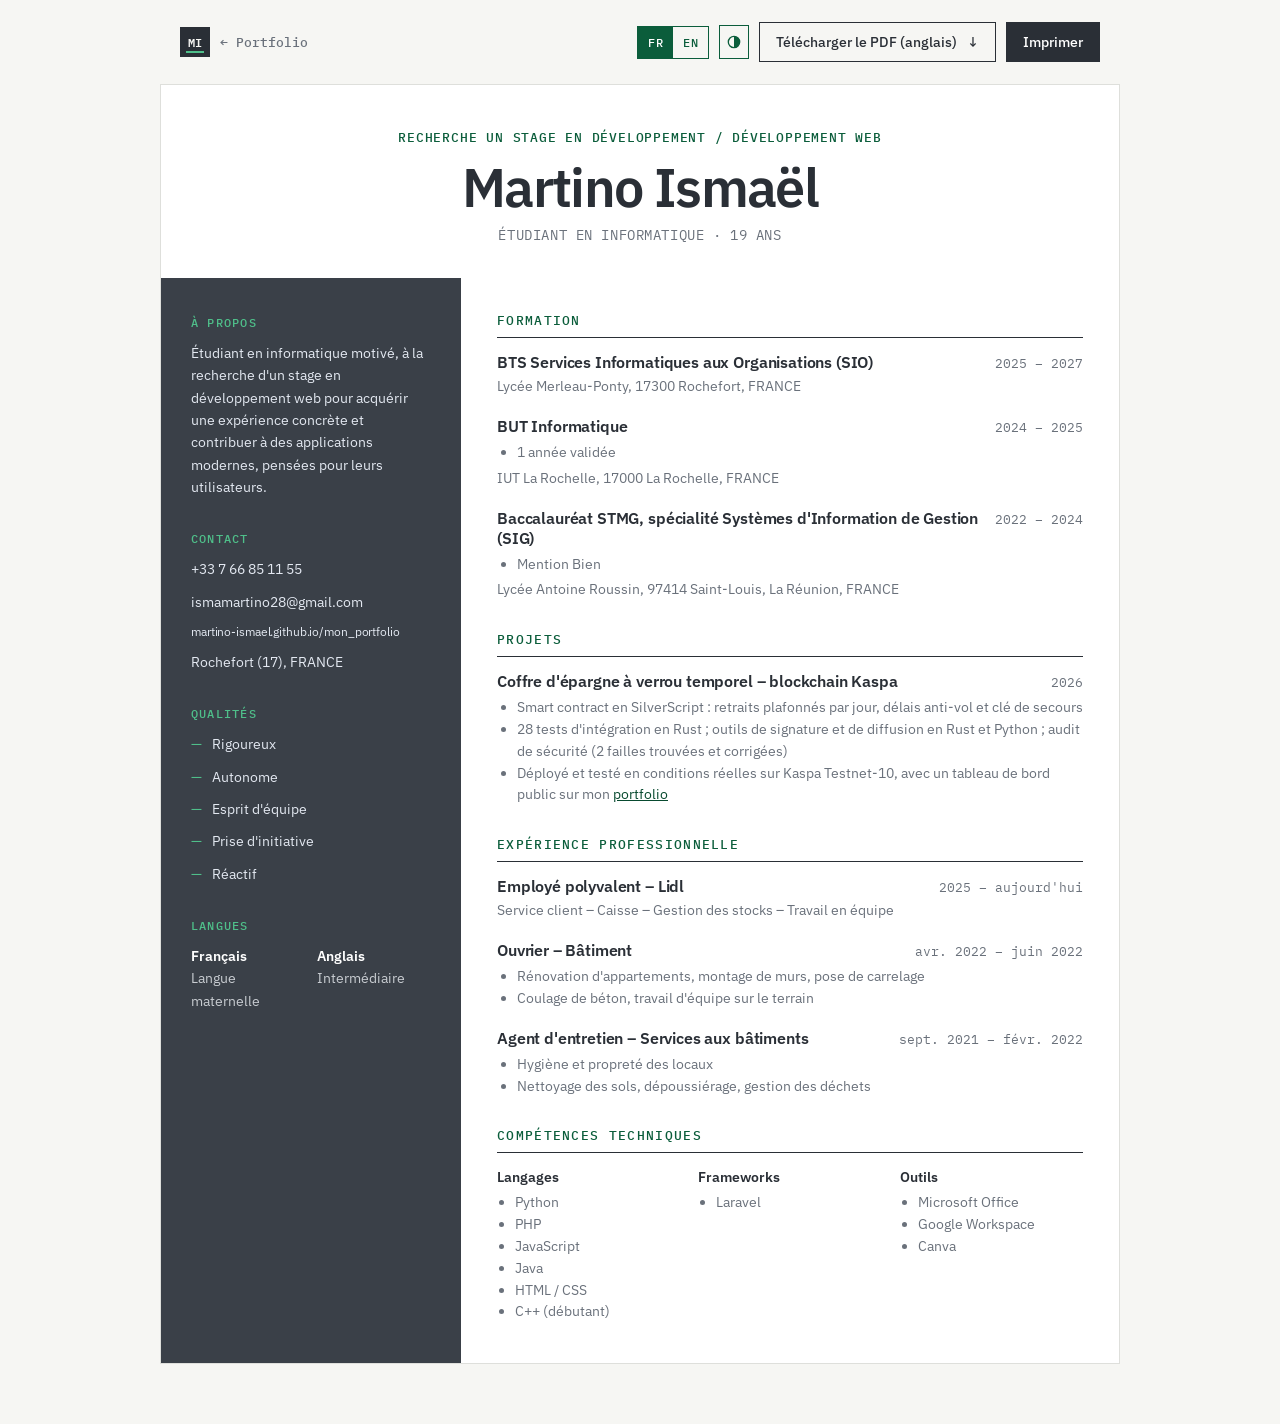
<file: cv/cv.html>
<!DOCTYPE html>
<html lang="en">
<head>
    <meta charset="UTF-8">
    <meta name="viewport" content="width=device-width, initial-scale=1.0">
    <title>CV · Martino Ismaël</title>
    <meta name="description" content="CV of Martino Ismaël, IT student (BTS SIO) looking for an internship in development / web development.">
    <meta name="theme-color" content="#f6f6f3">
    <link rel="preconnect" href="https://fonts.googleapis.com">
    <link rel="preconnect" href="https://fonts.gstatic.com" crossorigin>
    <link href="https://fonts.googleapis.com/css2?family=IBM+Plex+Mono:wght@400;500&family=IBM+Plex+Sans:wght@400;500;600;700&display=swap" rel="stylesheet">
    <link rel="icon" href="data:image/svg+xml,%3Csvg xmlns='http://www.w3.org/2000/svg' viewBox='0 0 100 100'%3E%3Crect width='100' height='100' fill='%233a4048'/%3E%3Ctext x='50' y='66' font-family='monospace' font-weight='700' font-size='46' fill='%23ffffff' text-anchor='middle'%3EMI%3C/text%3E%3Crect x='22' y='76' width='56' height='6' fill='%234fbf8a'/%3E%3C/svg%3E">
    <link rel="stylesheet" href="style.css">
    <script src="../theme.js"></script>
</head>
<body>
    <header class="toolbar">
        <a class="brand" href="../index.html"><span class="brand-mark" aria-hidden="true">MI</span> <small>← Portfolio</small></a>
        <div class="toolbar-actions">
            <div class="lang-switch" role="group" aria-label="Langue / Language"><button type="button" data-lang="fr" aria-pressed="true">FR</button><button type="button" data-lang="en" aria-pressed="false">EN</button></div>
            <button class="theme-toggle" type="button" aria-label="Thème clair / sombre · Light / dark theme" aria-pressed="false"><svg width="14" height="14" viewBox="0 0 16 16" aria-hidden="true"><circle cx="8" cy="8" r="6.5" fill="none" stroke="currentColor" stroke-width="1.5"/><path d="M8 1.5a6.5 6.5 0 0 1 0 13z" fill="currentColor"/></svg></button>
            <a class="button button-secondary" href="Martino-Ismael-CV.pdf" download>Download PDF <span aria-hidden="true">↓</span></a>
            <button class="button button-primary" type="button" onclick="window.print()">Print</button>
        </div>
    </header>

    <main class="cv">
        <header class="cv-header">
            <p class="cv-goal">Looking for an internship in development / web development</p>
            <h1>Martino Ismaël</h1>
            <p class="cv-subtitle">IT student · 19 years old</p>
        </header>

        <div class="cv-body">
            <aside class="sidebar">
                <section>
                    <h2>About me</h2>
                    <p>Motivated IT student looking for a web development internship to build practical skills and contribute to modern, user-focused applications.</p>
                </section>

                <section>
                    <h2>Contact</h2>
                    <ul class="contact-list">
                        <li><a href="tel:+33766851155">+33 7 66 85 11 55</a></li>
                        <li><a href="mailto:ismamartino28@gmail.com">ismamartino28@gmail.com</a></li>
                        <li class="url"><a href="https://martino-ismael.github.io/mon_portfolio/">martino-ismael.github.io/mon_portfolio</a></li>
                        <li>Rochefort (17), FRANCE</li>
                    </ul>
                </section>

                <section>
                    <h2>Qualities</h2>
                    <ul class="dot-list">
                        <li>Rigorous</li>
                        <li>Autonomous</li>
                        <li>Team spirit</li>
                        <li>Initiative</li>
                        <li>Reactive</li>
                    </ul>
                </section>

                <section>
                    <h2>Languages</h2>
                    <div class="languages">
                        <div><strong>French</strong><span>Native speaker</span></div>
                        <div><strong>English</strong><span>Intermediate</span></div>
                    </div>
                </section>
            </aside>

            <div class="content">
                <section>
                    <h2 class="section-title">Education</h2>
                    <article class="item">
                        <div class="item-head"><h3>Two-year technical degree in IT services for organizations (BTS SIO)</h3><span class="date">2025 – 2027</span></div>
                        <p class="place">Lycée Merleau-Ponty, 17300 Rochefort, FRANCE</p>
                    </article>
                    <article class="item">
                        <div class="item-head"><h3>Bachelor of Technology in Computer Science (BUT Informatique)</h3><span class="date">2024 – 2025</span></div>
                        <ul><li>1 year completed</li></ul>
                        <p class="place">IUT La Rochelle, 17000 La Rochelle, FRANCE</p>
                    </article>
                    <article class="item">
                        <div class="item-head"><h3>Baccalaureate in Management Sciences and Technologies – Information Systems specialization (STMG SIG)</h3><span class="date">2022 – 2024</span></div>
                        <ul><li>Honors: with merit</li></ul>
                        <p class="place">Lycée Antoine Roussin, 97414 Saint-Louis, La Réunion, FRANCE</p>
                    </article>
                </section>

                <section>
                    <h2 class="section-title">Projects</h2>
                    <article class="item">
                        <div class="item-head"><h3>Time-locked savings vault – Kaspa blockchain</h3><span class="date">2026</span></div>
                        <ul>
                            <li>Smart contract in SilverScript: capped daily withdrawals, anti-theft delays and a backup recovery key</li>
                            <li>28 Rust integration tests; signing and broadcast tools in Rust and Python; security audit that found and fixed 2 flaws</li>
                            <li>Deployed and tested live on Kaspa Testnet-10, with a public dashboard on my <a href="https://martino-ismael.github.io/mon_portfolio/projets/kaspa-vault/">portfolio</a></li>
                        </ul>
                    </article>
                </section>

                <section>
                    <h2 class="section-title">Work experience</h2>
                    <article class="item">
                        <div class="item-head"><h3>Multi-skilled store employee – Lidl</h3><span class="date">2025 – Present</span></div>
                        <p class="place">Customer service – Cashiering – Stock management – Teamwork</p>
                    </article>
                    <article class="item">
                        <div class="item-head"><h3>Construction worker – Building sector</h3><span class="date">Apr 2022 – Jun 2022</span></div>
                        <ul>
                            <li>Apartment renovation, wall construction, tile installation</li>
                            <li>Concrete pouring, hands-on teamwork</li>
                        </ul>
                    </article>
                    <article class="item">
                        <div class="item-head"><h3>Cleaning technician – Facility services</h3><span class="date">Sep 2021 – Feb 2022</span></div>
                        <ul>
                            <li>Ensured hygiene and cleanliness of facilities</li>
                            <li>Floor cleaning, dusting, waste management</li>
                        </ul>
                    </article>
                </section>

                <section>
                    <h2 class="section-title">Technical skills</h2>
                    <div class="skills">
                        <div>
                            <h3>Programming languages</h3>
                            <ul><li>Python</li><li>PHP</li><li>JavaScript</li><li>Java</li><li>HTML / CSS</li><li>C++ (beginner)</li></ul>
                        </div>
                        <div>
                            <h3>Frameworks</h3>
                            <ul><li>Laravel</li></ul>
                        </div>
                        <div>
                            <h3>Tools</h3>
                            <ul><li>Microsoft Office</li><li>Google Workspace</li><li>Canva</li></ul>
                        </div>
                    </div>
                </section>
            </div>
        </div>
    </main>
    <script src="../lang/cv.js"></script>
    <script src="../i18n.js"></script>
</body>
</html>
</file>
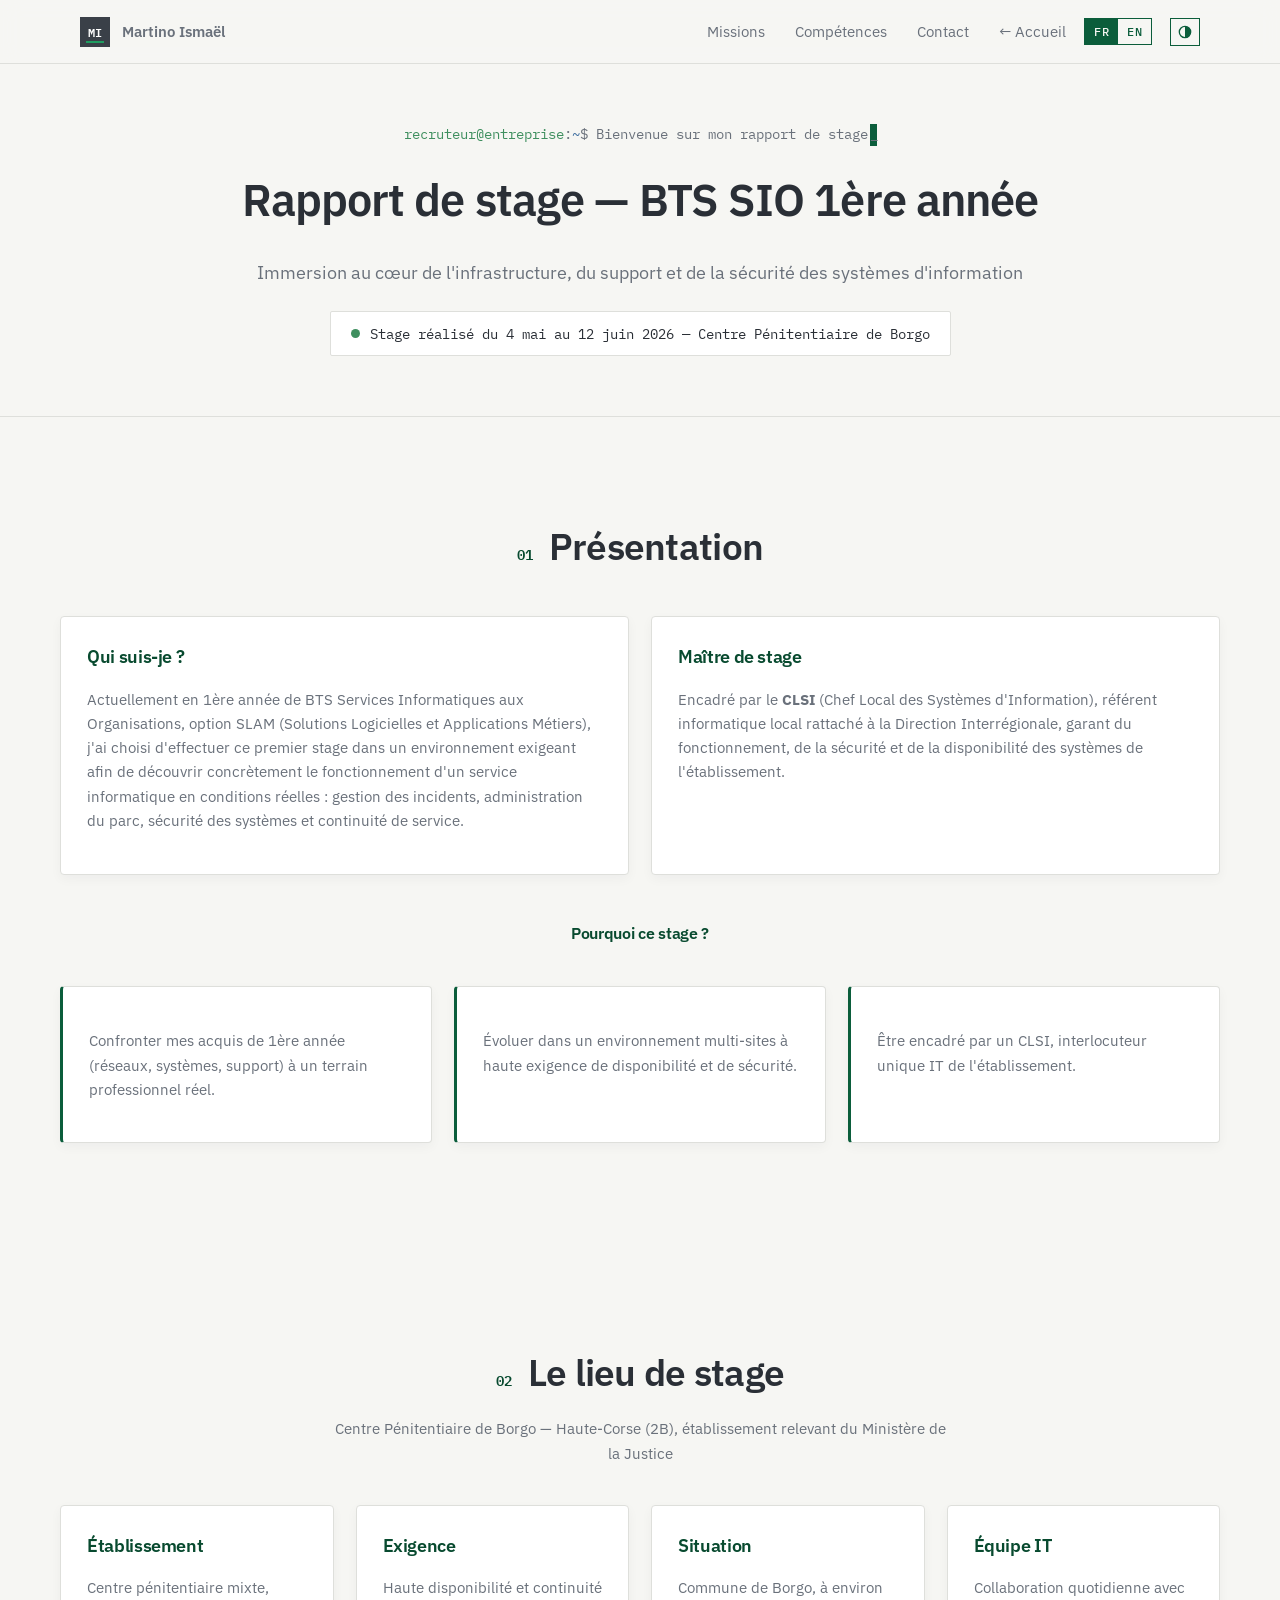
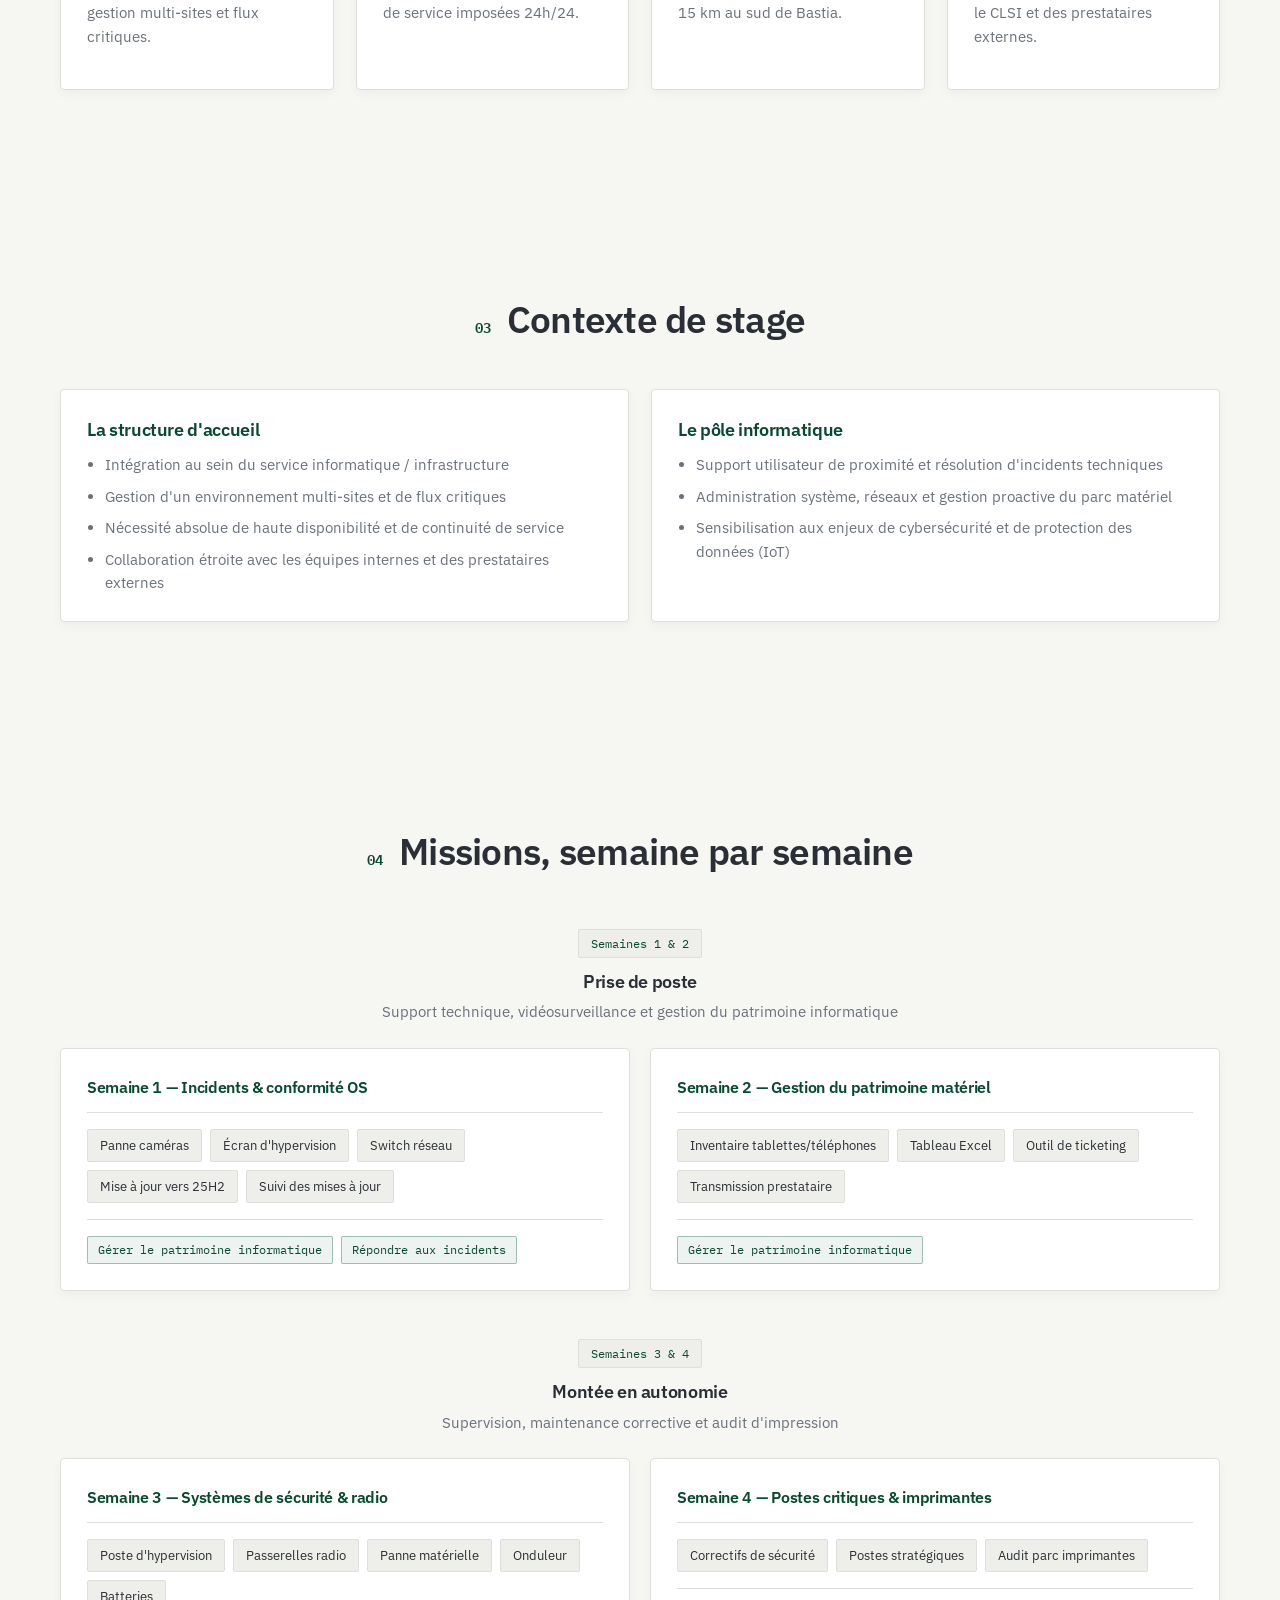
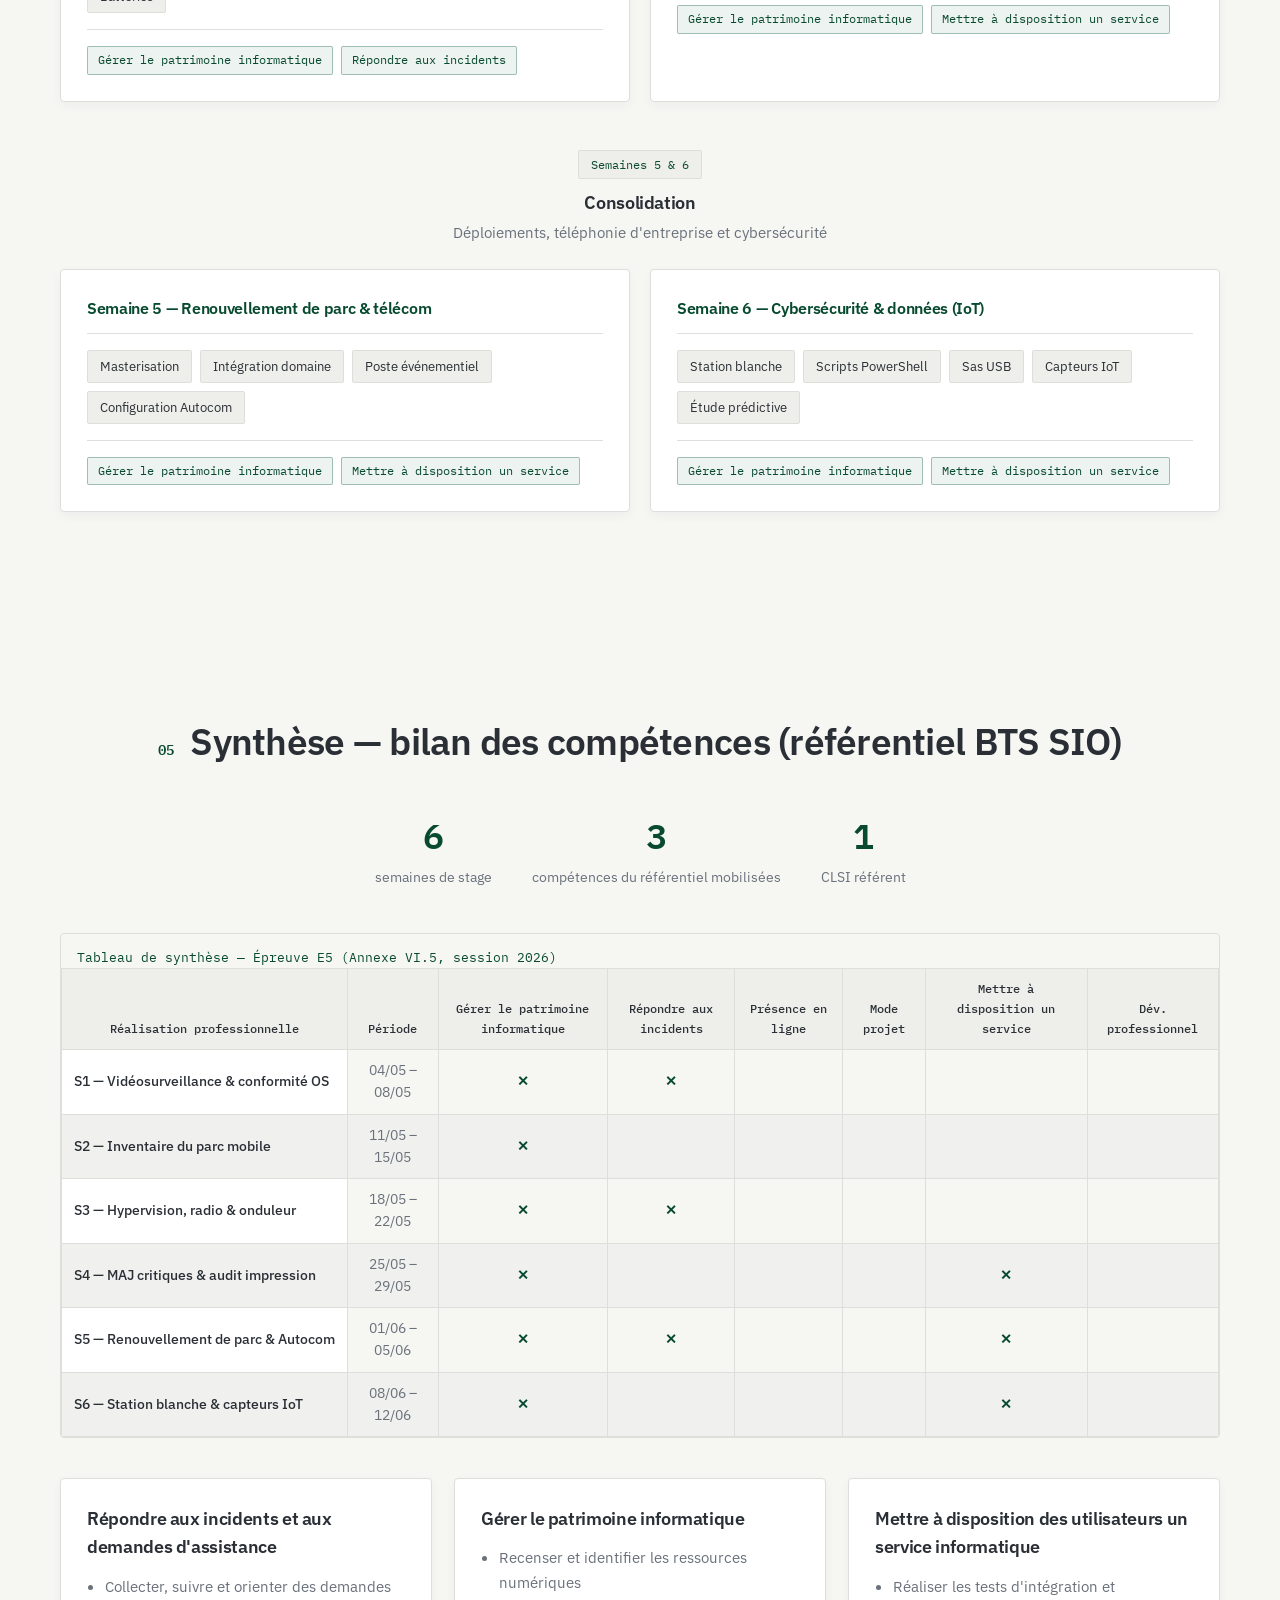
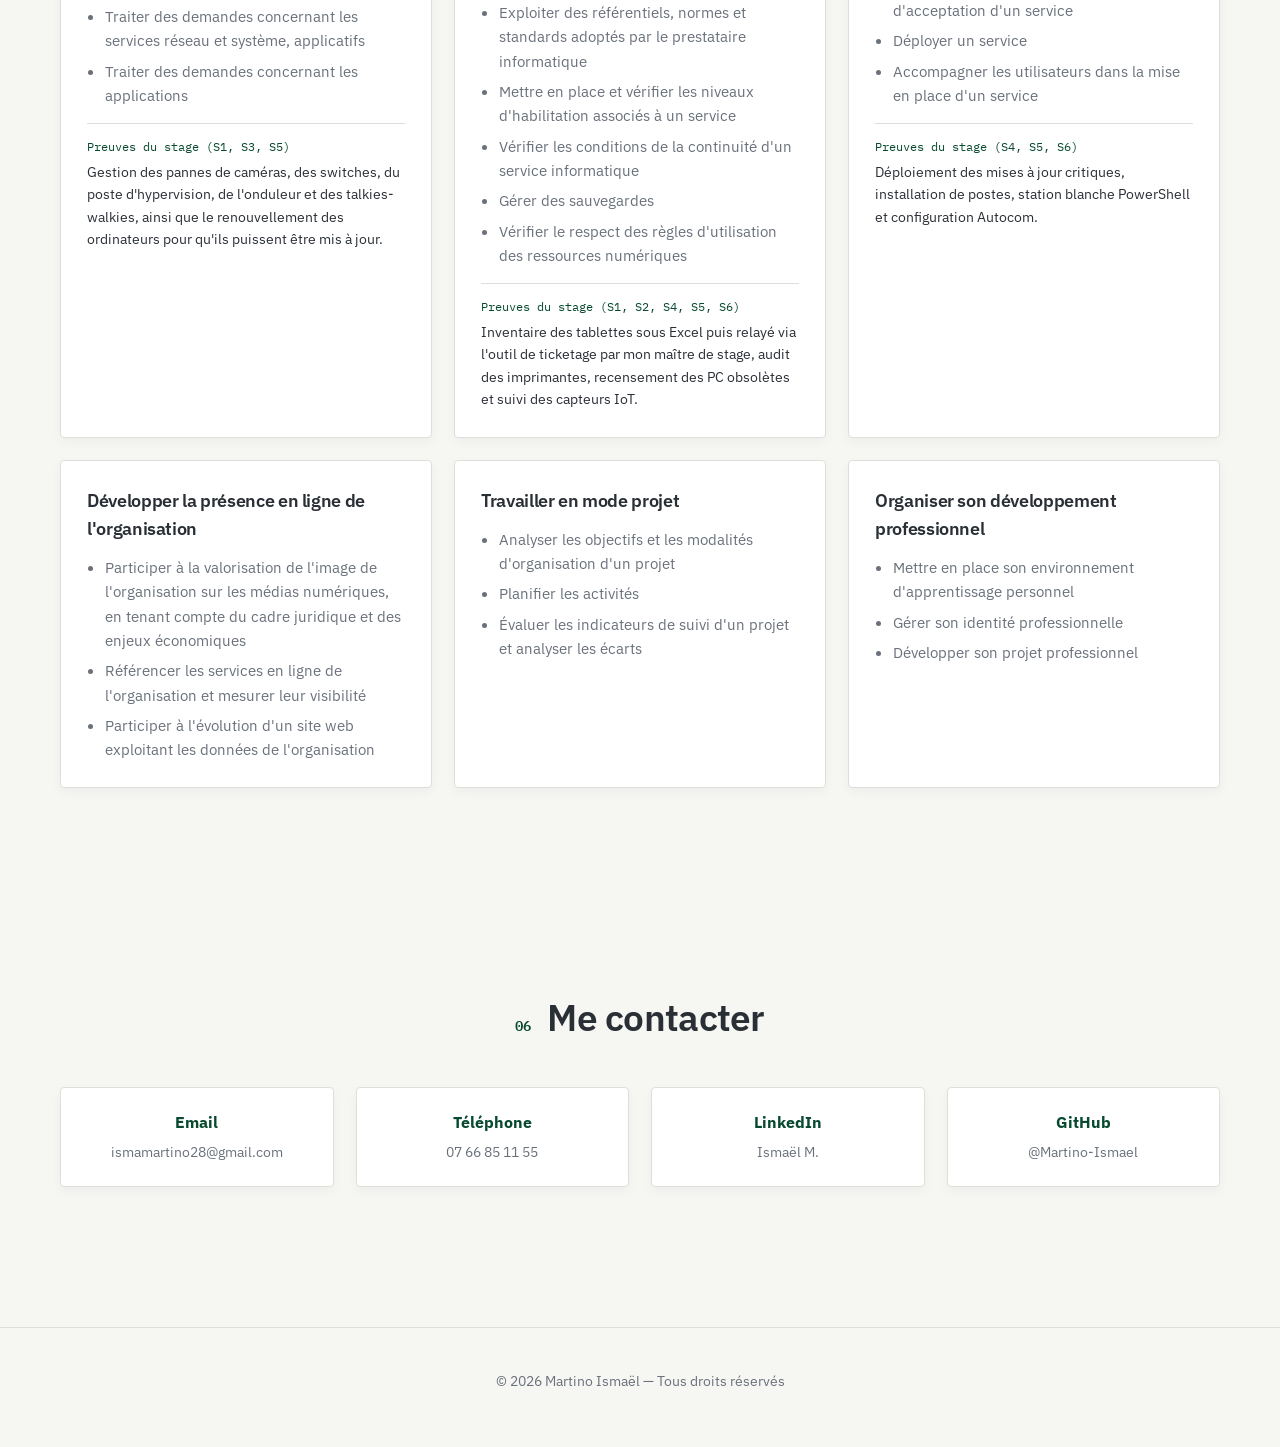
<file: Stage_SIO1/StageSio1.html>
<!DOCTYPE html>
<html lang="fr">
<head>
  <meta charset="UTF-8">
  <meta name="viewport" content="width=device-width, initial-scale=1.0">
  <title>Rapport de stage — Martino Ismaël</title>
  <meta name="description" content="Rapport de stage BTS SIO de Martino Ismaël au Centre Pénitentiaire de Borgo : infrastructure, support et sécurité des systèmes d'information.">
  <meta name="theme-color" content="#f6f6f3">

  <link rel="preconnect" href="https://fonts.googleapis.com">
  <link rel="preconnect" href="https://fonts.gstatic.com" crossorigin>
  <link href="https://fonts.googleapis.com/css2?family=IBM+Plex+Mono:wght@400;500&family=IBM+Plex+Sans:wght@400;500;600;700&display=swap" rel="stylesheet">

  <link rel="icon" href="data:image/svg+xml,%3Csvg xmlns='http://www.w3.org/2000/svg' viewBox='0 0 100 100'%3E%3Crect width='100' height='100' fill='%233a4048'/%3E%3Ctext x='50' y='66' font-family='monospace' font-weight='700' font-size='46' fill='%23ffffff' text-anchor='middle'%3EMI%3C/text%3E%3Crect x='22' y='76' width='56' height='6' fill='%234fbf8a'/%3E%3C/svg%3E">

  <link rel="stylesheet" href="styleSIO1.css">
  <script src="../theme.js"></script>
</head>

<body>

  <a class="skip-link" href="#main">Aller au contenu</a>

  <nav id="navbar">
    <div class="nav-inner">
      <a href="../index.html" class="brand"><span class="brand-mark" aria-hidden="true">MI</span><span class="brand-name">Martino Ismaël</span></a>
      <ul>
        <li><a href="#missions">Missions</a></li>
        <li><a href="#competences">Compétences</a></li>
        <li><a href="#contact">Contact</a></li>
        <li><a href="../index.html">← Accueil</a></li>
      </ul>
      <div class="lang-switch" role="group" aria-label="Langue / Language"><button type="button" data-lang="fr" aria-pressed="true">FR</button><button type="button" data-lang="en" aria-pressed="false">EN</button></div>
      <button class="theme-toggle" type="button" aria-label="Thème clair / sombre · Light / dark theme" aria-pressed="false"><svg width="14" height="14" viewBox="0 0 16 16" aria-hidden="true"><circle cx="8" cy="8" r="6.5" fill="none" stroke="currentColor" stroke-width="1.5"/><path d="M8 1.5a6.5 6.5 0 0 1 0 13z" fill="currentColor"/></svg></button>
    </div>
  </nav>

  <header class="hero-sio">
    <p class="terminal-line" aria-hidden="true">
      <span class="prompt">recruteur@entreprise</span>:<span class="path">~</span>$ <span id="typedCmd">Bienvenue sur mon rapport de stage</span><span class="cursor">_</span>
    </p>
    <h1 class="hero-reveal">Rapport de stage — BTS SIO 1ère année</h1>
    <p class="subtitle hero-reveal">Immersion au cœur de l'infrastructure, du support et de la sécurité des systèmes d'information</p>
    <div class="badge hero-reveal">
      <span class="dot" aria-hidden="true"></span> Stage réalisé du 4 mai au 12 juin 2026 — Centre Pénitentiaire de Borgo
    </div>
  </header>

  <main id="main" class="container">

    <section id="presentation">
      <div class="section-heading"><span class="num">01</span><h2>Présentation</h2></div>
      <div class="stage-info">
        <div class="info-card">
          <h3>Qui suis-je ?</h3>
          <p>Actuellement en 1ère année de BTS Services Informatiques aux Organisations, option SLAM (Solutions Logicielles et Applications Métiers), j'ai choisi d'effectuer ce premier stage dans un environnement exigeant afin de découvrir concrètement le fonctionnement d'un service informatique en conditions réelles : gestion des incidents, administration du parc, sécurité des systèmes et continuité de service.</p>
        </div>
        <div class="info-card">
          <h3>Maître de stage</h3>
          <p>Encadré par le <strong>CLSI</strong> (Chef Local des Systèmes d'Information), référent informatique local rattaché à la Direction Interrégionale, garant du fonctionnement, de la sécurité et de la disponibilité des systèmes de l'établissement.</p>
        </div>
      </div>

      <h3 class="sub-h3">Pourquoi ce stage ?</h3>
      <div class="motivations">
        <div class="motivation-item">
          <p>Confronter mes acquis de 1ère année (réseaux, systèmes, support) à un terrain professionnel réel.</p>
        </div>
        <div class="motivation-item">
          <p>Évoluer dans un environnement multi-sites à haute exigence de disponibilité et de sécurité.</p>
        </div>
        <div class="motivation-item">
          <p>Être encadré par un CLSI, interlocuteur unique IT de l'établissement.</p>
        </div>
      </div>
    </section>

    <section id="lieu">
      <div class="section-heading"><span class="num">02</span><h2>Le lieu de stage</h2></div>
      <p class="section-subtitle">Centre Pénitentiaire de Borgo — Haute-Corse (2B), établissement relevant du Ministère de la Justice</p>
      <div class="stage-info">
        <div class="info-card">
          <h3>Établissement</h3>
          <p>Centre pénitentiaire mixte, gestion multi-sites et flux critiques.</p>
        </div>
        <div class="info-card">
          <h3>Exigence</h3>
          <p>Haute disponibilité et continuité de service imposées 24h/24.</p>
        </div>
        <div class="info-card">
          <h3>Situation</h3>
          <p>Commune de Borgo, à environ 15 km au sud de Bastia.</p>
        </div>
        <div class="info-card">
          <h3>Équipe IT</h3>
          <p>Collaboration quotidienne avec le CLSI et des prestataires externes.</p>
        </div>
      </div>
    </section>

    <section id="contexte">
      <div class="section-heading"><span class="num">03</span><h2>Contexte de stage</h2></div>
      <div class="stage-info">
        <div class="info-card">
          <h3>La structure d'accueil</h3>
          <ul class="plain-list">
            <li>Intégration au sein du service informatique / infrastructure</li>
            <li>Gestion d'un environnement multi-sites et de flux critiques</li>
            <li>Nécessité absolue de haute disponibilité et de continuité de service</li>
            <li>Collaboration étroite avec les équipes internes et des prestataires externes</li>
          </ul>
        </div>
        <div class="info-card">
          <h3>Le pôle informatique</h3>
          <ul class="plain-list">
            <li>Support utilisateur de proximité et résolution d'incidents techniques</li>
            <li>Administration système, réseaux et gestion proactive du parc matériel</li>
            <li>Sensibilisation aux enjeux de cybersécurité et de protection des données (IoT)</li>
          </ul>
        </div>
      </div>
    </section>

    <section id="missions">
      <div class="section-heading"><span class="num">04</span><h2>Missions, semaine par semaine</h2></div>

      <div class="phase">
        <div class="phase-header">
          <span class="phase-tag">Semaines 1 &amp; 2</span>
          <h3>Prise de poste</h3>
          <p>Support technique, vidéosurveillance et gestion du patrimoine informatique</p>
        </div>
        <div class="week-grid">
          <article class="week-card">
            <h4>Semaine 1 — Incidents &amp; conformité OS</h4>
            <div class="keyword-tags">
              <span>Panne caméras</span><span>Écran d'hypervision</span><span>Switch réseau</span><span>Mise à jour vers 25H2</span><span>Suivi des mises à jour</span>
            </div>
            <div class="week-competences">
              <span class="comp-tag">Gérer le patrimoine informatique</span>
              <span class="comp-tag">Répondre aux incidents</span>
            </div>
          </article>
          <article class="week-card">
            <h4>Semaine 2 — Gestion du patrimoine matériel</h4>
            <div class="keyword-tags">
              <span>Inventaire tablettes/téléphones</span><span>Tableau Excel</span><span>Outil de ticketing</span><span>Transmission prestataire</span>
            </div>
            <div class="week-competences">
              <span class="comp-tag">Gérer le patrimoine informatique</span>
            </div>
          </article>
        </div>
      </div>

      <div class="phase">
        <div class="phase-header">
          <span class="phase-tag">Semaines 3 &amp; 4</span>
          <h3>Montée en autonomie</h3>
          <p>Supervision, maintenance corrective et audit d'impression</p>
        </div>
        <div class="week-grid">
          <article class="week-card">
            <h4>Semaine 3 — Systèmes de sécurité &amp; radio</h4>
            <div class="keyword-tags">
              <span>Poste d'hypervision</span><span>Passerelles radio</span><span>Panne matérielle</span><span>Onduleur</span><span>Batteries</span>
            </div>
            <div class="week-competences">
              <span class="comp-tag">Gérer le patrimoine informatique</span>
              <span class="comp-tag">Répondre aux incidents</span>
            </div>
          </article>
          <article class="week-card">
            <h4>Semaine 4 — Postes critiques &amp; imprimantes</h4>
            <div class="keyword-tags">
              <span>Correctifs de sécurité</span><span>Postes stratégiques</span><span>Audit parc imprimantes</span>
            </div>
            <div class="week-competences">
              <span class="comp-tag">Gérer le patrimoine informatique</span>
              <span class="comp-tag">Mettre à disposition un service</span>
            </div>
          </article>
        </div>
      </div>

      <div class="phase">
        <div class="phase-header">
          <span class="phase-tag">Semaines 5 &amp; 6</span>
          <h3>Consolidation</h3>
          <p>Déploiements, téléphonie d'entreprise et cybersécurité</p>
        </div>
        <div class="week-grid">
          <article class="week-card">
            <h4>Semaine 5 — Renouvellement de parc &amp; télécom</h4>
            <div class="keyword-tags">
              <span>Masterisation</span><span>Intégration domaine</span><span>Poste événementiel</span><span>Configuration Autocom</span>
            </div>
            <div class="week-competences">
              <span class="comp-tag">Gérer le patrimoine informatique</span>
              <span class="comp-tag">Mettre à disposition un service</span>
            </div>
          </article>
          <article class="week-card">
            <h4>Semaine 6 — Cybersécurité &amp; données (IoT)</h4>
            <div class="keyword-tags">
              <span>Station blanche</span><span>Scripts PowerShell</span><span>Sas USB</span><span>Capteurs IoT</span><span>Étude prédictive</span>
            </div>
            <div class="week-competences">
              <span class="comp-tag">Gérer le patrimoine informatique</span>
              <span class="comp-tag">Mettre à disposition un service</span>
            </div>
          </article>
        </div>
      </div>
    </section>

    <section id="competences">
      <div class="section-heading"><span class="num">05</span><h2>Synthèse — bilan des compétences (référentiel BTS SIO)</h2></div>

      <div class="stats-row">
        <div class="stat-item"><span class="stat-num">6</span><span class="stat-label">semaines de stage</span></div>
        <div class="stat-item"><span class="stat-num">3</span><span class="stat-label">compétences du référentiel mobilisées</span></div>
        <div class="stat-item"><span class="stat-num">1</span><span class="stat-label">CLSI référent</span></div>
      </div>

      <div class="e5-table-wrap">
        <table class="e5-table">
          <caption>Tableau de synthèse — Épreuve E5 (Annexe VI.5, session 2026)</caption>
          <thead>
            <tr>
              <th scope="col">Réalisation professionnelle</th>
              <th scope="col">Période</th>
              <th scope="col">Gérer le patrimoine informatique</th>
              <th scope="col">Répondre aux incidents</th>
              <th scope="col">Présence en ligne</th>
              <th scope="col">Mode projet</th>
              <th scope="col">Mettre à disposition un service</th>
              <th scope="col">Dév. professionnel</th>
            </tr>
          </thead>
          <tbody>
            <tr>
              <th scope="row">S1 — Vidéosurveillance &amp; conformité OS</th>
              <td>04/05 – 08/05</td>
              <td class="mark">✕</td>
              <td class="mark">✕</td>
              <td></td><td></td><td></td><td></td>
            </tr>
            <tr>
              <th scope="row">S2 — Inventaire du parc mobile</th>
              <td>11/05 – 15/05</td>
              <td class="mark">✕</td>
              <td></td><td></td><td></td><td></td><td></td>
            </tr>
            <tr>
              <th scope="row">S3 — Hypervision, radio &amp; onduleur</th>
              <td>18/05 – 22/05</td>
              <td class="mark">✕</td>
              <td class="mark">✕</td>
              <td></td><td></td><td></td><td></td>
            </tr>
            <tr>
              <th scope="row">S4 — MAJ critiques &amp; audit impression</th>
              <td>25/05 – 29/05</td>
              <td class="mark">✕</td>
              <td></td><td></td><td></td>
              <td class="mark">✕</td>
              <td></td>
            </tr>
            <tr>
              <th scope="row">S5 — Renouvellement de parc &amp; Autocom</th>
              <td>01/06 – 05/06</td>
              <td class="mark">✕</td>
              <td class="mark">✕</td>
              <td></td><td></td>
              <td class="mark">✕</td>
              <td></td>
            </tr>
            <tr>
              <th scope="row">S6 — Station blanche &amp; capteurs IoT</th>
              <td>08/06 – 12/06</td>
              <td class="mark">✕</td>
              <td></td><td></td><td></td>
              <td class="mark">✕</td>
              <td></td>
            </tr>
          </tbody>
        </table>
      </div>
      <div class="competences-grid">

        <article class="competence-card">
          <h3>Répondre aux incidents et aux demandes d'assistance</h3>
          <ul>
            <li>Collecter, suivre et orienter des demandes</li>
            <li>Traiter des demandes concernant les services réseau et système, applicatifs</li>
            <li>Traiter des demandes concernant les applications</li>
          </ul>
          <p class="evidence"><span class="evidence-label">Preuves du stage (S1, S3, S5)</span> Gestion des pannes de caméras, des switches, du poste d'hypervision, de l'onduleur et des talkies-walkies, ainsi que le renouvellement des ordinateurs pour qu'ils puissent être mis à jour.</p>
        </article>

        <article class="competence-card">
          <h3>Gérer le patrimoine informatique</h3>
          <ul>
            <li>Recenser et identifier les ressources numériques</li>
            <li>Exploiter des référentiels, normes et standards adoptés par le prestataire informatique</li>
            <li>Mettre en place et vérifier les niveaux d'habilitation associés à un service</li>
            <li>Vérifier les conditions de la continuité d'un service informatique</li>
            <li>Gérer des sauvegardes</li>
            <li>Vérifier le respect des règles d'utilisation des ressources numériques</li>
          </ul>
          <p class="evidence"><span class="evidence-label">Preuves du stage (S1, S2, S4, S5, S6)</span> Inventaire des tablettes sous Excel puis relayé via l'outil de ticketage par mon maître de stage, audit des imprimantes, recensement des PC obsolètes et suivi des capteurs IoT.</p>
        </article>

        <article class="competence-card">
          <h3>Mettre à disposition des utilisateurs un service informatique</h3>
          <ul>
            <li>Réaliser les tests d'intégration et d'acceptation d'un service</li>
            <li>Déployer un service</li>
            <li>Accompagner les utilisateurs dans la mise en place d'un service</li>
          </ul>
          <p class="evidence"><span class="evidence-label">Preuves du stage (S4, S5, S6)</span> Déploiement des mises à jour critiques, installation de postes, station blanche PowerShell et configuration Autocom.</p>
        </article>

        <article class="competence-card">
          <h3>Développer la présence en ligne de l'organisation</h3>
          <ul>
            <li>Participer à la valorisation de l'image de l'organisation sur les médias numériques, en tenant compte du cadre juridique et des enjeux économiques</li>
            <li>Référencer les services en ligne de l'organisation et mesurer leur visibilité</li>
            <li>Participer à l'évolution d'un site web exploitant les données de l'organisation</li>
          </ul>
        </article>

        <article class="competence-card">
          <h3>Travailler en mode projet</h3>
          <ul>
            <li>Analyser les objectifs et les modalités d'organisation d'un projet</li>
            <li>Planifier les activités</li>
            <li>Évaluer les indicateurs de suivi d'un projet et analyser les écarts</li>
          </ul>
        </article>

        <article class="competence-card">
          <h3>Organiser son développement professionnel</h3>
          <ul>
            <li>Mettre en place son environnement d'apprentissage personnel</li>
            <li>Gérer son identité professionnelle</li>
            <li>Développer son projet professionnel</li>
          </ul>
        </article>

      </div>
    </section>

    <section id="contact">
      <div class="section-heading"><span class="num">06</span><h2>Me contacter</h2></div>
      <div class="contact-grid">
        <a href="mailto:ismamartino28@gmail.com" class="contact-card">
          <strong>Email</strong>
          <span>ismamartino28@gmail.com</span>
        </a>
        <a href="tel:+33766851155" class="contact-card">
          <strong>Téléphone</strong>
          <span>07 66 85 11 55</span>
        </a>
        <a href="https://www.linkedin.com/in/isma%C3%ABl-m-24296b288/" target="_blank" rel="noopener" class="contact-card">
          <strong>LinkedIn</strong>
          <span>Ismaël M.</span>
        </a>
        <a href="https://github.com/Martino-Ismael" target="_blank" rel="noopener" class="contact-card">
          <strong>GitHub</strong>
          <span>@Martino-Ismael</span>
        </a>
      </div>
    </section>

  </main>

  <footer>
    <p>&copy; <span id="footerYear"></span> Martino Ismaël — Tous droits réservés</p>
  </footer>

  <button class="scroll-top" id="scrollTop" aria-label="Retour en haut de la page">↑</button>

  <script src="../lang/stage.js"></script>
  <script src="../i18n.js"></script>
  <script src="scriptSIO1.js"></script>
</body>
</html>
</file>
<file: style.css>
/* =========================================================
   Martino Ismaël · Portfolio
   Identité : fiche technique. Neutres, un seul accent vert,
   IBM Plex Sans / Plex Mono, filets fins, grille stricte.
   ========================================================= */
:root{
  --bg:#f6f6f3;
  --paper:#ffffff;
  --ink:#2a2f36;
  --ink-2:#454c55;
  --muted:#6a717b;
  --rule:#dedfdb;
  --rule-strong:#3a4048;
  --accent:#0b5d3b;
  --accent-soft:#e6efe9;
  --live:#1f9d61;
  --sans:'IBM Plex Sans',system-ui,-apple-system,'Segoe UI',sans-serif;
  --mono:'IBM Plex Mono',ui-monospace,SFMono-Regular,Menlo,monospace;
  --max:1120px;
  --label:180px;
  color-scheme:light;
}
@media (prefers-color-scheme:dark){
  :root:not([data-theme="light"]){
--bg:#1b1e22;
    --paper:#23272c;
    --ink:#eceae6;
    --ink-2:#c9ccd0;
    --muted:#979ea6;
    --rule:#33383e;
    --rule-strong:#eceae6;
    --accent:#5cc493;
    --accent-soft:#16291f;
    --live:#5cc493;
    color-scheme:dark;
  }
}
:root[data-theme="dark"]{
--bg:#1b1e22;
    --paper:#23272c;
    --ink:#eceae6;
    --ink-2:#c9ccd0;
    --muted:#979ea6;
    --rule:#33383e;
    --rule-strong:#eceae6;
    --accent:#5cc493;
    --accent-soft:#16291f;
    --live:#5cc493;
    color-scheme:dark;
}

*{box-sizing:border-box}
html{scroll-behavior:smooth;-webkit-text-size-adjust:100%}
body{margin:0;background:var(--bg);color:var(--ink);font:400 16px/1.6 var(--sans);-webkit-font-smoothing:antialiased;text-rendering:optimizeLegibility}
a{color:inherit}
h1,h2,h3{margin:0;font-weight:600;letter-spacing:-.02em}
p{margin:0}
.mono{font-family:var(--mono)}
.wrap{max-width:var(--max);margin:0 auto;padding-left:24px;padding-right:24px}
section{scroll-margin-top:84px}

.skip-link{position:absolute;left:-999px;top:0;background:var(--ink);color:var(--bg);padding:10px 16px;z-index:100}
.skip-link:focus{left:0}
:focus-visible{outline:2px solid var(--accent);outline-offset:3px}

/* ---------- En-tête du site ---------- */
.site-header{position:sticky;top:0;z-index:20;background:color-mix(in srgb,var(--bg) 88%,transparent);backdrop-filter:saturate(1.4) blur(12px);border-bottom:1px solid var(--rule)}
.nav-inner{max-width:var(--max);height:64px;margin:0 auto;padding:0 24px;display:flex;align-items:center;gap:24px}
.brand{display:flex;align-items:center;gap:12px;text-decoration:none;margin-right:auto}
.brand-mark{display:grid;place-items:center;width:30px;height:30px;background:var(--rule-strong);color:var(--bg);font:600 12px var(--mono);letter-spacing:.02em;position:relative}
.brand-mark::after{content:"";position:absolute;left:6px;right:6px;bottom:4px;height:2px;background:var(--live)}
.brand-name{font-weight:600;font-size:15px;letter-spacing:-.01em}
#navMenu{display:flex;align-items:center;gap:28px;list-style:none;margin:0;padding:0}
#navMenu a{font-size:14px;color:var(--muted);text-decoration:none;transition:color .15s}
#navMenu a:hover{color:var(--ink)}
#navMenu .nav-cv a{color:var(--ink);font-weight:500;border:1px solid var(--rule-strong);padding:6px 12px}
#navMenu .nav-cv a:hover{background:var(--ink);color:var(--bg)}
.nav-toggle{display:none;background:none;border:0;padding:8px;cursor:pointer;order:3}
#navMenu{order:1}
.theme-toggle{order:2}
.lang-switch{order:2;display:inline-flex;border:1px solid var(--accent)}
.lang-switch button{font:500 12px var(--mono);letter-spacing:.04em;padding:5px 9px;border:0;background:transparent;color:var(--accent);cursor:pointer}
.lang-switch button[aria-pressed="true"]{background:var(--accent);color:var(--bg)}
.lang-switch button:not([aria-pressed="true"]):hover{background:var(--accent-soft)}
.theme-toggle{display:inline-grid;place-items:center;width:30px;height:28px;border:1px solid var(--accent);background:transparent;color:var(--accent);cursor:pointer;flex:none}
.theme-toggle:hover{background:var(--accent-soft)}
.nav-toggle span{display:block;width:22px;height:2px;margin:5px 0;background:var(--ink)}

/* ---------- Hero ---------- */
.hero{display:grid;grid-template-columns:minmax(0,1.5fr) minmax(0,1fr);gap:64px;align-items:end;padding-top:96px;padding-bottom:56px}
.meta{font:500 13px var(--mono);color:var(--muted);letter-spacing:.01em;display:flex;align-items:center;gap:10px;margin-bottom:28px}
.status-dot{display:inline-block;width:8px;height:8px;border-radius:50%;background:var(--live);box-shadow:0 0 0 3px color-mix(in srgb,var(--live) 22%,transparent);flex:none}
.hero h1{font-size:clamp(44px,7.4vw,88px);line-height:.98;letter-spacing:-.045em;font-weight:600;margin-bottom:28px}
.hero-role{font-size:clamp(17px,1.6vw,20px);line-height:1.55;color:var(--ink-2);max-width:620px;margin-bottom:36px}
.hero-actions{display:flex;flex-wrap:wrap;gap:12px}
.btn{display:inline-flex;align-items:center;gap:10px;padding:12px 18px;font:500 15px var(--sans);text-decoration:none;border:1px solid var(--rule-strong);transition:background .15s,color .15s}
.btn-solid{background:var(--rule-strong);color:var(--bg)}
.btn-solid:hover{background:var(--accent);border-color:var(--accent);color:#fff}
.btn-line{background:transparent;color:var(--ink)}
.btn-line:hover{background:var(--ink);color:var(--bg)}

.spec{margin:0;border-top:1px solid var(--rule-strong)}
.spec div{display:grid;grid-template-columns:110px 1fr;gap:16px;padding:14px 0;border-bottom:1px solid var(--rule)}
.spec dt{font:500 12px var(--mono);color:var(--muted);text-transform:uppercase;letter-spacing:.06em;padding-top:3px}
.spec dd{margin:0;font-weight:500}
.spec dd span{display:block;font-weight:400;font-size:14px;color:var(--muted)}
.spec a{text-decoration:none;border-bottom:1px solid var(--rule)}
.spec a:hover{border-color:var(--accent);color:var(--accent)}

.figures{display:grid;grid-template-columns:repeat(4,1fr);border-top:1px solid var(--rule);border-bottom:1px solid var(--rule)}
.figures div{padding:22px 20px;border-left:1px solid var(--rule)}
.figures div:first-child{border-left:0;padding-left:0}
.figures strong{display:block;font:600 30px/1.1 var(--sans);letter-spacing:-.03em;margin-bottom:4px}
.figures span{font-size:14px;color:var(--muted)}

/* ---------- Blocs numérotés ---------- */
.block,.contact{display:grid;grid-template-columns:var(--label) minmax(0,1fr);gap:48px;padding-top:88px;padding-bottom:24px}
.block-head{position:sticky;top:96px;align-self:start}
.idx{display:block;font:500 13px var(--mono);color:var(--accent);margin-bottom:8px}
.block-head h2{font-size:28px;letter-spacing:-.03em}
.block-body{border-top:1px solid var(--rule-strong);padding-top:28px;min-width:0}
.lead{font-size:clamp(19px,1.8vw,23px);line-height:1.5;letter-spacing:-.01em;color:var(--ink);max-width:760px;margin-bottom:36px}
.sub{font:500 12px var(--mono);text-transform:uppercase;letter-spacing:.08em;color:var(--muted);margin:40px 0 12px}
.link{display:inline-flex;gap:8px;align-items:center;font-weight:500;color:var(--accent);text-decoration:none;border-bottom:1px solid currentColor;padding-bottom:1px}
.link:hover{color:var(--ink)}
.case-links{display:flex;flex-wrap:wrap;gap:12px 28px}

/* Projet phare */
.case{display:grid;grid-template-columns:260px minmax(0,1fr);gap:40px;padding-bottom:40px;border-bottom:1px solid var(--rule)}
.kicker{font:500 12px var(--mono);text-transform:uppercase;letter-spacing:.08em;color:var(--accent);margin-bottom:16px}
.case-meta dl{margin:0;display:grid;grid-template-columns:64px 1fr;gap:10px 12px;font-size:14px}
.case-meta dt{font:500 12px var(--mono);color:var(--muted);text-transform:uppercase;letter-spacing:.06em;padding-top:2px}
.case-meta dd{margin:0;display:flex;align-items:center;gap:8px}
.case-meta dd.mono{font-size:13px}
.case-body h3{font-size:clamp(22px,2.4vw,30px);line-height:1.2;letter-spacing:-.03em;margin-bottom:16px}
.case-body p{color:var(--ink-2);margin-bottom:24px;max-width:680px}
.case-figures{list-style:none;margin:0 0 28px;padding:0;display:grid;grid-template-columns:repeat(3,1fr);border-top:1px solid var(--rule)}
.case-figures li{padding:16px 16px 0 0;font-size:14px;color:var(--muted)}
.case-figures strong{display:block;font:600 24px/1.1 var(--sans);letter-spacing:-.03em;color:var(--ink);margin-bottom:4px}

/* Autres projets */
.rows{list-style:none;margin:0;padding:0}
.row{display:grid;grid-template-columns:48px minmax(0,1fr) 180px;gap:20px;padding:22px 0;border-bottom:1px solid var(--rule);align-items:baseline}
.row-idx{font:500 13px var(--mono);color:var(--muted)}
.row h3{font-size:18px;letter-spacing:-.02em;margin-bottom:4px}
.row p{color:var(--muted);font-size:15px}
.row-tech{font:400 13px var(--mono);color:var(--ink-2);text-align:right}

/* Parcours */
.timeline{list-style:none;margin:0;padding:0;border-top:1px solid var(--rule)}
.timeline li{display:grid;grid-template-columns:180px minmax(0,1fr);gap:20px;padding:16px 0;border-bottom:1px solid var(--rule)}
.when{font:400 13px var(--mono);color:var(--muted);padding-top:2px}
.timeline strong{display:block;font-weight:600}
.timeline div span{font-size:15px;color:var(--muted)}

/* Stage & compétences */
.defs,.skills{margin:0 0 28px;border-top:1px solid var(--rule)}
.defs div,.skills div{display:grid;grid-template-columns:200px minmax(0,1fr);gap:20px;padding:16px 0;border-bottom:1px solid var(--rule)}
.defs dt,.skills dt{font-weight:600}
.defs dd,.skills dd{margin:0;color:var(--ink-2)}
.skills dd{font:400 14.5px/1.6 var(--mono)}
.certs{list-style:none;margin:0;padding:0;display:grid;grid-template-columns:1fr 1fr;column-gap:32px;border-top:1px solid var(--rule)}
.certs li{display:grid;grid-template-columns:40px 1fr;padding:14px 0;border-bottom:1px solid var(--rule);font-size:15px}

/* Contact */
.contact{padding-bottom:96px}
.contact-line{color:var(--muted);margin-bottom:10px}
.contact-mail{display:inline-block;font-size:clamp(26px,4.2vw,48px);font-weight:600;letter-spacing:-.04em;text-decoration:none;border-bottom:2px solid var(--accent);line-height:1.15;margin-bottom:32px;word-break:break-all}
.contact-mail:hover{color:var(--accent)}
.contact-links{list-style:none;margin:0;padding:0;display:flex;flex-wrap:wrap;gap:12px 28px;font:400 14px var(--mono)}
.contact-links a{text-decoration:none;color:var(--muted)}
.contact-links a:hover{color:var(--ink)}

.site-footer{display:flex;justify-content:space-between;gap:16px;flex-wrap:wrap;padding-top:22px;padding-bottom:36px;border-top:1px solid var(--rule);font-size:13px;color:var(--muted)}

.scroll-top{position:fixed;right:20px;bottom:20px;width:40px;height:40px;border:1px solid var(--rule-strong);background:var(--paper);color:var(--ink);font-size:16px;cursor:pointer;opacity:0;visibility:hidden;transform:translateY(8px);transition:opacity .2s,transform .2s;z-index:30}
.scroll-top.visible{opacity:1;visibility:visible;transform:none}
.scroll-top:hover{background:var(--ink);color:var(--bg)}

/* ---------- Responsive ---------- */
@media (max-width:960px){
  .hero{grid-template-columns:1fr;gap:48px;padding-top:64px}
  .block,.contact{grid-template-columns:1fr;gap:20px;padding-top:64px}
  .block-head{position:static;display:flex;align-items:baseline;gap:14px}
  .idx{margin:0}
  .case{grid-template-columns:1fr;gap:24px}
}
@media (max-width:760px){
  .nav-toggle{display:block}
  #navMenu{position:absolute;top:64px;left:0;right:0;display:none;flex-direction:column;align-items:stretch;gap:0;padding:8px 24px 18px;background:var(--bg);border-bottom:1px solid var(--rule)}
  #navMenu.open{display:flex}
  #navMenu li{padding:10px 0;border-bottom:1px solid var(--rule)}
  #navMenu li:last-child{border-bottom:0;padding-top:14px}
  .figures{grid-template-columns:1fr 1fr}
  .figures div:nth-child(3){border-left:0;padding-left:0;border-top:1px solid var(--rule)}
  .figures div:nth-child(4){border-top:1px solid var(--rule)}
  .case-figures{grid-template-columns:1fr}
  .case-figures li{padding:14px 0 0}
  .row{grid-template-columns:36px minmax(0,1fr)}
  .row-tech{grid-column:2;text-align:left}
  .timeline li,.defs div,.skills div{grid-template-columns:1fr;gap:4px}
  .certs{grid-template-columns:1fr}
}
@media (prefers-reduced-motion:reduce){
  html{scroll-behavior:auto}
  *,*::before,*::after{transition:none!important}
}
</file>
<file: cv/style.css>
:root{
  --bg:#f6f6f3;
  --paper:#ffffff;
  --ink:#2a2f36;
  --muted:#6a717b;
  --line:#dedfdb;
  --accent:#0b5d3b;
  --accent-dark:#084a2f;
  --navy:#3a4048;
  --navy-soft:#c8ccd1;
  --live:#4fbf8a;
  --sans:'IBM Plex Sans',sans-serif;
  --display:'IBM Plex Sans',sans-serif;
  --mono:'IBM Plex Mono',monospace;
  --accent-soft:#e6efe9;
  color-scheme:light;
}
@media (prefers-color-scheme:dark){
  :root:not([data-theme="light"]){
--bg:#1b1e22;
    --paper:#23272c;
    --ink:#eceae6;
    --muted:#979ea6;
    --line:#33383e;
    --accent:#5cc493;
    --accent-dark:#7fd4aa;
    --navy:#2f343a;
    --navy-soft:#b3b9c0;
    --accent-soft:#16291f;
    color-scheme:dark;
  }
}
:root[data-theme="dark"]{
--bg:#1b1e22;
    --paper:#23272c;
    --ink:#eceae6;
    --muted:#979ea6;
    --line:#33383e;
    --accent:#5cc493;
    --accent-dark:#7fd4aa;
    --navy:#2f343a;
    --navy-soft:#b3b9c0;
    --accent-soft:#16291f;
    color-scheme:dark;
}
*{box-sizing:border-box}
body{margin:0;background:var(--bg);color:var(--ink);font-family:var(--sans);line-height:1.55}
a{color:inherit}
:focus-visible{outline:3px solid var(--accent);outline-offset:3px}

/* ===== Barre d'actions ===== */
.toolbar{max-width:960px;margin:0 auto;padding:22px 20px;display:flex;align-items:center;justify-content:space-between;gap:16px;flex-wrap:wrap}
.brand{display:flex;align-items:center;gap:10px;text-decoration:none}
.brand-mark{display:grid;place-items:center;width:30px;height:30px;background:var(--ink);color:var(--bg);font:600 12px var(--mono);position:relative}
.brand-mark::after{content:"";position:absolute;left:6px;right:6px;bottom:4px;height:2px;background:var(--live)}
.brand small{font:500 .82rem var(--mono);color:var(--muted)}
.toolbar-actions{display:flex;gap:10px;flex-wrap:wrap;align-items:center}
.lang-switch{display:inline-flex;border:1px solid var(--accent)}
.lang-switch button{font:500 12px var(--mono);letter-spacing:.04em;padding:8px 10px;border:0;background:transparent;color:var(--accent);cursor:pointer}
.lang-switch button[aria-pressed="true"]{background:var(--accent);color:var(--paper)}
.lang-switch button:not([aria-pressed="true"]):hover{background:var(--accent-soft)}
.theme-toggle{display:inline-grid;place-items:center;width:30px;height:34px;border:1px solid var(--accent);background:transparent;color:var(--accent);cursor:pointer;flex:none}
.theme-toggle:hover{background:var(--accent-soft)}
.button{display:inline-flex;align-items:center;gap:10px;text-decoration:none;padding:10px 16px;border-radius:0;font:500 .88rem var(--sans);cursor:pointer;border:1px solid var(--ink)}
.button-primary{background:var(--ink);color:var(--paper)}
.button-primary:hover{background:var(--accent);border-color:var(--accent);color:#fff}
.button-secondary{background:transparent;color:var(--ink)}
.button-secondary:hover{background:var(--ink);color:var(--bg)}

/* ===== Feuille de CV ===== */
.cv{max-width:960px;margin:0 auto 60px;background:var(--paper);border:1px solid var(--line)}
.cv-header{text-align:center;padding:44px 32px 34px}
.cv-goal{font:500 .82rem var(--mono);letter-spacing:.06em;text-transform:uppercase;color:var(--accent);margin:0 0 12px}
.cv-header h1{font:600 clamp(2.2rem,6vw,3.4rem)/1.05 var(--display);letter-spacing:-.03em;color:var(--ink);margin:0 0 10px}
.cv-subtitle{margin:0;color:var(--muted);font:400 .9rem var(--mono);letter-spacing:.04em;text-transform:uppercase}

.cv-body{display:grid;grid-template-columns:300px 1fr}
.sidebar{background:var(--navy);color:#fff;padding:36px 30px}
.sidebar section+section{margin-top:32px}
.sidebar h2{font:500 .78rem var(--mono);text-transform:uppercase;letter-spacing:.1em;color:var(--live);margin:0 0 12px}
.sidebar p{margin:0;font-size:.9rem;color:#e3e8f1}
.sidebar a{text-decoration:none}
.sidebar a:hover{text-decoration:underline}
.contact-list,.dot-list{list-style:none;margin:0;padding:0;font-size:.9rem;color:#e3e8f1}
.contact-list li+li,.dot-list li+li{margin-top:10px}
.dot-list li::before{content:"—";color:var(--live);margin-right:10px}
.languages{display:grid;grid-template-columns:1fr 1fr;gap:12px;font-size:.9rem}
.languages strong{display:block;font-weight:600}
.languages span{color:var(--navy-soft)}

.content{padding:34px 36px 40px}
.content section+section{margin-top:30px}
.section-title{font:500 .82rem var(--mono);letter-spacing:.1em;text-transform:uppercase;color:var(--accent);margin:0 0 14px;padding:0 0 8px;border-bottom:1px solid var(--ink)}
.item+.item{margin-top:18px}
.item-head{display:flex;justify-content:space-between;gap:16px;align-items:baseline}
.item h3{font:600 .98rem var(--display);letter-spacing:-.01em;margin:0}
.date{font:400 .8rem var(--mono);color:var(--muted);white-space:nowrap}
.place{margin:4px 0 0;color:var(--muted);font-size:.88rem}
.item ul{margin:6px 0 0;padding-left:20px;color:var(--muted);font-size:.88rem}
.skills{display:grid;grid-template-columns:repeat(3,1fr);gap:18px}
.skills h3{font:600 .9rem var(--display);color:var(--ink);margin:0 0 6px}
.skills ul{margin:0;padding-left:18px;font-size:.88rem;color:var(--muted)}

@media(max-width:760px){
  .cv-body{grid-template-columns:1fr}
  .sidebar{border-top-right-radius:0}
  .content{padding:28px 20px}
  .item-head{flex-direction:column;gap:2px}
  .skills{grid-template-columns:1fr 1fr}
}

/* ===== Impression : seulement la feuille ===== */
@media print{
  @page{size:A4;margin:0}
  :root:root:root{--bg:#fff;--paper:#ffffff;--ink:#2a2f36;--muted:#6a717b;--line:#dedfdb;--accent:#0b5d3b;--navy:#3a4048;--navy-soft:#c8ccd1;color-scheme:light}
  body{background:#fff}
  .toolbar{display:none}
  .cv{margin:0;border:0;box-shadow:none;max-width:none}
  .cv,.sidebar{-webkit-print-color-adjust:exact;print-color-adjust:exact}
  /* Toujours deux colonnes et une seule page A4, meme si la largeur imprimable est etroite */
  .cv-header{padding:26px 24px 20px}
  .cv-body{grid-template-columns:34% 1fr}
  .sidebar{padding:26px 22px}
  .sidebar section+section{margin-top:22px}
  .content{padding:22px 24px}
  .content section+section{margin-top:18px}
  .item+.item{margin-top:12px}
  .item-head{flex-direction:row;gap:12px}
  .skills{grid-template-columns:repeat(3,1fr)}
  body{font-size:12.5px;line-height:1.42}
  .cv-header{padding:20px 24px 14px}
  .cv-header h1{font-size:2.6rem}
  .content{padding:18px 24px}
  .content section+section{margin-top:14px}
  .section-title{margin-bottom:10px;padding:0 0 6px}
  .skills{grid-template-columns:2fr 1fr 1.3fr}
  .skills>div:first-child ul{columns:2;column-gap:22px}
}

.item a{color:var(--accent-dark)}
.contact-list .url{white-space:nowrap;font-size:.8em;letter-spacing:-.01em}
</file>
<file: Stage_SIO1/styleSIO1.css>
:root{
  --bg:#f6f6f3;
  --surface:#ffffff;
  --surface-2:#eeeeea;
  --border:#dedfdb;
  --text:#2a2f36;
  --muted:#6a717b;
  --accent:#0b5d3b;
  --accent-dim:#084a2f;
  --mono:'IBM Plex Mono',monospace;
  --sans:'IBM Plex Sans',sans-serif;
  --radius:4px;
  --nav-h:64px;
  --accent-soft:#e6efe9;
  color-scheme:light;
}
@media (prefers-color-scheme:dark){
  :root:not([data-theme="light"]){
--bg:#1b1e22;
    --surface:#23272c;
    --surface-2:#2a2f35;
    --border:#33383e;
    --text:#eceae6;
    --muted:#979ea6;
    --accent:#5cc493;
    --accent-dim:#7fd4aa;
    --accent-soft:#16291f;
    color-scheme:dark;
  }
}
:root[data-theme="dark"]{
--bg:#1b1e22;
    --surface:#23272c;
    --surface-2:#2a2f35;
    --border:#33383e;
    --text:#eceae6;
    --muted:#979ea6;
    --accent:#5cc493;
    --accent-dim:#7fd4aa;
    --accent-soft:#16291f;
    color-scheme:dark;
}

*{box-sizing:border-box}
html{scroll-behavior:smooth}
body{margin:0;background:var(--bg);color:var(--text);font-family:var(--sans);line-height:1.6;-webkit-font-smoothing:antialiased}
section,header{scroll-margin-top:calc(var(--nav-h) + 16px)}

h1,h2,h3,h4{font-family:var(--sans);font-weight:600;letter-spacing:-0.02em;margin:0 0 0.5em}
h2{font-size:clamp(1.6rem,3.4vw,2.3rem)}
h3{font-size:1.1rem}
h4{font-size:1rem}
a{color:inherit}

.skip-link{position:absolute;left:-999px;top:0;background:var(--accent);color:#ffffff;padding:10px 16px;border-radius:0;font-family:var(--mono);font-weight:600;z-index:1000}
.skip-link:focus{left:0}
:focus-visible{outline:2px solid var(--accent);outline-offset:3px}

/* ===== Nav ===== */
#navbar{position:fixed;top:0;left:0;right:0;height:var(--nav-h);background:color-mix(in srgb,var(--bg) 92%,transparent);backdrop-filter:blur(10px);border-bottom:1px solid var(--border);z-index:100}
.nav-inner{max-width:1200px;margin:0 auto;height:100%;padding:0 40px;display:flex;align-items:center;justify-content:space-between;gap:25px}
.brand{display:flex;align-items:center;gap:12px;text-decoration:none;color:var(--text)}
.brand-mark{display:grid;place-items:center;width:30px;height:30px;background:#3a4048;color:#fff;font:600 12px var(--mono);position:relative}
.brand-mark::after{content:"";position:absolute;left:6px;right:6px;bottom:4px;height:2px;background:#1f9d61}
.brand-name{font-weight:600;font-size:15px}
.nav-inner ul{list-style:none;display:flex;gap:30px;margin:0;padding:0}
.nav-inner a{text-decoration:none;font-size:.95rem;color:var(--muted);transition:color .15s ease}
.nav-inner a:hover,.nav-inner a:focus-visible{color:var(--accent-dim)}
.nav-inner ul{margin-left:auto}
.lang-switch{display:inline-flex;border:1px solid var(--accent);flex:none}
.lang-switch button{font:500 12px var(--mono);letter-spacing:.04em;padding:5px 9px;border:0;background:transparent;color:var(--accent);cursor:pointer}
.lang-switch button[aria-pressed="true"]{background:var(--accent);color:var(--bg)}
.lang-switch button:not([aria-pressed="true"]):hover{background:var(--accent-soft)}
.theme-toggle{display:inline-grid;place-items:center;width:30px;height:28px;border:1px solid var(--accent);background:transparent;color:var(--accent);cursor:pointer;flex:none}
.theme-toggle:hover{background:var(--accent-soft)}
.nav-inner{gap:18px}

/* ===== Hero / header ===== */
.hero-sio{text-align:center;padding:calc(var(--nav-h) + 60px) 20px 60px;background:var(--bg);border-bottom:1px solid var(--border)}
.terminal-line{font-family:var(--mono);font-size:.85rem;color:var(--muted);margin:0 0 18px}
.terminal-line .prompt{color:#3f8f5f}
.terminal-line .path{color:#3f6fa0}
.terminal-line .cursor{display:inline-block;width:7px;margin-left:2px;background:var(--accent);animation:blink 1s step-end infinite}
@keyframes blink{50%{opacity:0}}

.hero-reveal{opacity:0;transform:translateY(10px);transition:opacity .45s ease,transform .45s ease}
.hero-reveal.show{opacity:1;transform:translateY(0)}

.hero-sio h1{font-size:clamp(1.9rem,4.2vw,2.8rem)}
.hero-sio .subtitle{font-size:1.15rem;color:var(--muted);margin:0 0 24px}

.badge{display:inline-flex;align-items:center;gap:10px;font-family:var(--mono);font-size:.9rem;background:var(--surface);border:1px solid var(--border);color:var(--text);padding:10px 20px;border-radius:2px}
.dot{width:9px;height:9px;border-radius:50%;background:#3f8f5f;box-shadow:0 0 0 0 rgba(63,143,95,.5);animation:pulse 2s infinite}
@keyframes pulse{0%{box-shadow:0 0 0 0 rgba(63,143,95,.45)}70%{box-shadow:0 0 0 8px rgba(63,143,95,0)}100%{box-shadow:0 0 0 0 rgba(63,143,95,0)}}

/* ===== Layout ===== */
.container{max-width:1200px;margin:0 auto;padding:0 20px}
section{padding:100px 0}

/* Numérotation de section (cohérente avec l'accueil) */
.section-heading{display:flex;align-items:baseline;gap:16px;margin-bottom:14px;justify-content:center}
.section-heading .num{color:var(--accent-dim);font-family:var(--mono);font-weight:600;font-size:.85rem}
.section-heading h2{margin:0}

.section-subtitle{text-align:center;color:var(--muted);margin:0 auto 0;max-width:620px;font-size:.95rem}
.sub-h3{text-align:center;color:var(--accent-dim);margin:46px 0 0;font-size:1rem}

.plain-list{margin:0;padding-left:18px;color:var(--muted);font-size:.92rem;display:flex;flex-direction:column;gap:8px}

/* ===== Cards communes ===== */
.stage-info,.projects-grid,.motivations,.contact-grid,.competences-grid{display:grid;gap:22px;margin-top:40px}
.stage-info{grid-template-columns:repeat(auto-fit,minmax(240px,1fr))}
.projects-grid{grid-template-columns:repeat(auto-fit,minmax(280px,1fr))}
.motivations{grid-template-columns:repeat(auto-fit,minmax(240px,1fr))}
.contact-grid{grid-template-columns:repeat(auto-fit,minmax(180px,1fr))}
.competences-grid{grid-template-columns:repeat(auto-fit,minmax(300px,1fr))}

.info-card,.project-card,.motivation-item,.competence-card,.week-card,.contact-card{background:var(--surface);border:1px solid var(--border);border-radius:var(--radius);box-shadow:0 4px 12px rgba(23,32,42,.04);transition:border-color .2s ease,transform .2s ease}
.info-card,.project-card,.motivation-item,.competence-card{padding:26px}
.info-card:hover,.project-card:hover,.competence-card:hover,.contact-card:hover{border-color:var(--accent);transform:translateY(-3px)}

.info-card h3,.project-card h3,.week-card h4,.contact-card strong{color:var(--accent-dim)}
.project-card p,.info-card p,.motivation-item p,.week-block p,.competence-card ul{color:var(--muted);font-size:.95rem}

.motivation-item{border-left:3px solid var(--accent)}

.project-tags{display:flex;flex-wrap:wrap;gap:8px;margin:14px 0 12px}
.tag{font-family:var(--mono);font-size:.75rem;background:var(--surface-2);border:1px solid var(--border);color:var(--muted);padding:4px 10px;border-radius:2px}
.project-context{font-size:.82rem;color:var(--accent-dim);padding-top:14px;margin-top:6px;border-top:1px solid var(--border)}

/* ===== Missions (phases / semaines) ===== */
.phase{margin-top:48px}
.phase:first-of-type{margin-top:40px}
.phase-header{text-align:center;max-width:560px;margin:0 auto 24px}
.phase-tag{display:inline-block;font-family:var(--mono);font-size:.75rem;color:var(--accent-dim);border:1px solid var(--border);background:var(--surface-2);padding:4px 12px;border-radius:2px;margin-bottom:10px}
.phase-header h3{margin-bottom:4px}
.phase-header p{color:var(--muted);font-size:.92rem;margin:0}

.week-grid{display:grid;grid-template-columns:repeat(auto-fit,minmax(300px,1fr));gap:20px}
.week-card{padding:26px}
.week-card h4{font-size:.98rem;margin-bottom:16px;padding-bottom:12px;border-bottom:1px solid var(--border)}
.week-block{margin-bottom:14px}
.week-block:last-child{margin-bottom:0}
.week-block-title{display:block;font-family:var(--mono);font-size:.8rem;color:var(--text);margin-bottom:4px}
.week-block p{margin:0}

.keyword-tags{display:flex;flex-wrap:wrap;gap:8px}
.keyword-tags span{font-size:.82rem;color:var(--text);background:var(--surface-2);border:1px solid var(--border);padding:5px 12px;border-radius:2px}

.week-competences{display:flex;flex-wrap:wrap;gap:8px;margin-top:16px;padding-top:16px;border-top:1px solid var(--border)}
.comp-tag{font-family:var(--mono);font-size:.72rem;color:var(--accent-dim);border:1px solid rgba(11,93,59,.35);background:rgba(11,93,59,.07);padding:4px 10px;border-radius:2px}

/* ===== Stats ===== */
.stats-row{display:flex;flex-wrap:wrap;justify-content:center;gap:40px;margin:36px 0 44px}
.stat-item{text-align:center}
.stat-num{display:block;font-family:var(--mono);font-size:2.2rem;font-weight:600;color:var(--accent-dim)}
.stat-label{display:block;color:var(--muted);font-size:.85rem;margin-top:4px}

/* ===== Compétences ===== */
.competence-card h3{display:flex;align-items:center;justify-content:space-between;gap:10px;flex-wrap:wrap}
.mastery-tag{font-family:var(--mono);font-size:.7rem;color:#2f7a4b;border:1px solid rgba(63,143,95,.35);background:rgba(63,143,95,.08);padding:3px 10px;border-radius:2px;white-space:nowrap}
.competence-card ul{margin:12px 0 0;padding-left:18px;display:flex;flex-direction:column;gap:6px}
.competence-card .evidence{margin:16px 0 0;padding-top:14px;border-top:1px solid var(--border);font-size:.88rem;color:var(--text)}
.evidence-label{display:block;font-family:var(--mono);font-size:.72rem;color:var(--accent-dim);margin-bottom:4px}

/* ===== Tableau de synthèse E5 ===== */
.e5-table-wrap{overflow-x:auto;border:1px solid var(--border);border-radius:var(--radius);margin-top:36px}
.e5-table{border-collapse:collapse;width:100%;min-width:760px;font-size:.85rem}
.e5-table caption{caption-side:top;text-align:left;font-family:var(--mono);font-size:.8rem;color:var(--accent-dim);padding:14px 16px 0}
.e5-table th,.e5-table td{border:1px solid var(--border);padding:10px 12px;text-align:center;color:var(--muted)}
.e5-table thead th{background:var(--surface-2);color:var(--text);font-family:var(--mono);font-weight:500;font-size:.78rem;vertical-align:bottom}
.e5-table tbody th{text-align:left;color:var(--text);font-weight:500;font-size:.85rem;white-space:nowrap;background:var(--surface)}
.e5-table tbody tr:nth-child(even) td,.e5-table tbody tr:nth-child(even) th{background:rgba(23,32,42,.025)}
.e5-table td.mark{color:var(--accent-dim);font-weight:600}
.table-note{text-align:center;color:var(--muted);font-size:.85rem;margin:14px 0 0}
.table-note a{color:var(--accent-dim)}
.table-note a:hover{color:var(--accent)}

/* ===== Disponibilité ===== */
.availability-section{background:var(--surface);border:1px solid var(--border);border-radius:var(--radius);padding:36px;text-align:center}
.availability-section h3{color:var(--accent-dim)}
.date-highlight{display:inline-flex;align-items:center;gap:14px;background:var(--surface-2);border:1px solid var(--border);padding:14px 26px;border-radius:10px;font-size:1.05rem;margin-top:12px}

/* ===== Contact ===== */
.contact-card{padding:22px;text-align:center;text-decoration:none;color:var(--text)}
.contact-card span{display:block;color:var(--muted);font-size:.85rem;margin-top:6px}

/* ===== Footer ===== */
footer{text-align:center;padding:30px 24px 40px;color:var(--muted);font-size:.85rem;border-top:1px solid var(--border);margin-top:40px}

/* ===== Scroll to top ===== */
.scroll-top{position:fixed;right:20px;bottom:20px;width:42px;height:42px;border-radius:50%;border:1px solid var(--border);background:var(--surface);color:var(--text);font-size:1.1rem;cursor:pointer;opacity:0;visibility:hidden;transform:translateY(8px);transition:opacity .2s ease,transform .2s ease;z-index:90}
.scroll-top.visible{opacity:1;visibility:visible;transform:translateY(0)}
.scroll-top:hover{border-color:var(--accent);color:var(--accent-dim)}

@media(max-width:768px){
  .hero-sio h1{font-size:1.8rem}
  section h2{font-size:1.5rem}
  .nav-inner{padding:0 20px;gap:12px}
  .nav-inner ul{gap:12px;overflow-x:auto;justify-content:flex-start;white-space:nowrap}
  .nav-inner a{font-size:.8rem}
  section{padding:75px 0}
  .container{padding:0 20px}
}

@media(prefers-reduced-motion:reduce){
  html{scroll-behavior:auto}
  .dot{animation:none}
  .terminal-line .cursor{animation:none;opacity:1}
  .hero-reveal{opacity:1!important;transform:none!important}
  *{transition:none!important}
}
</file>
